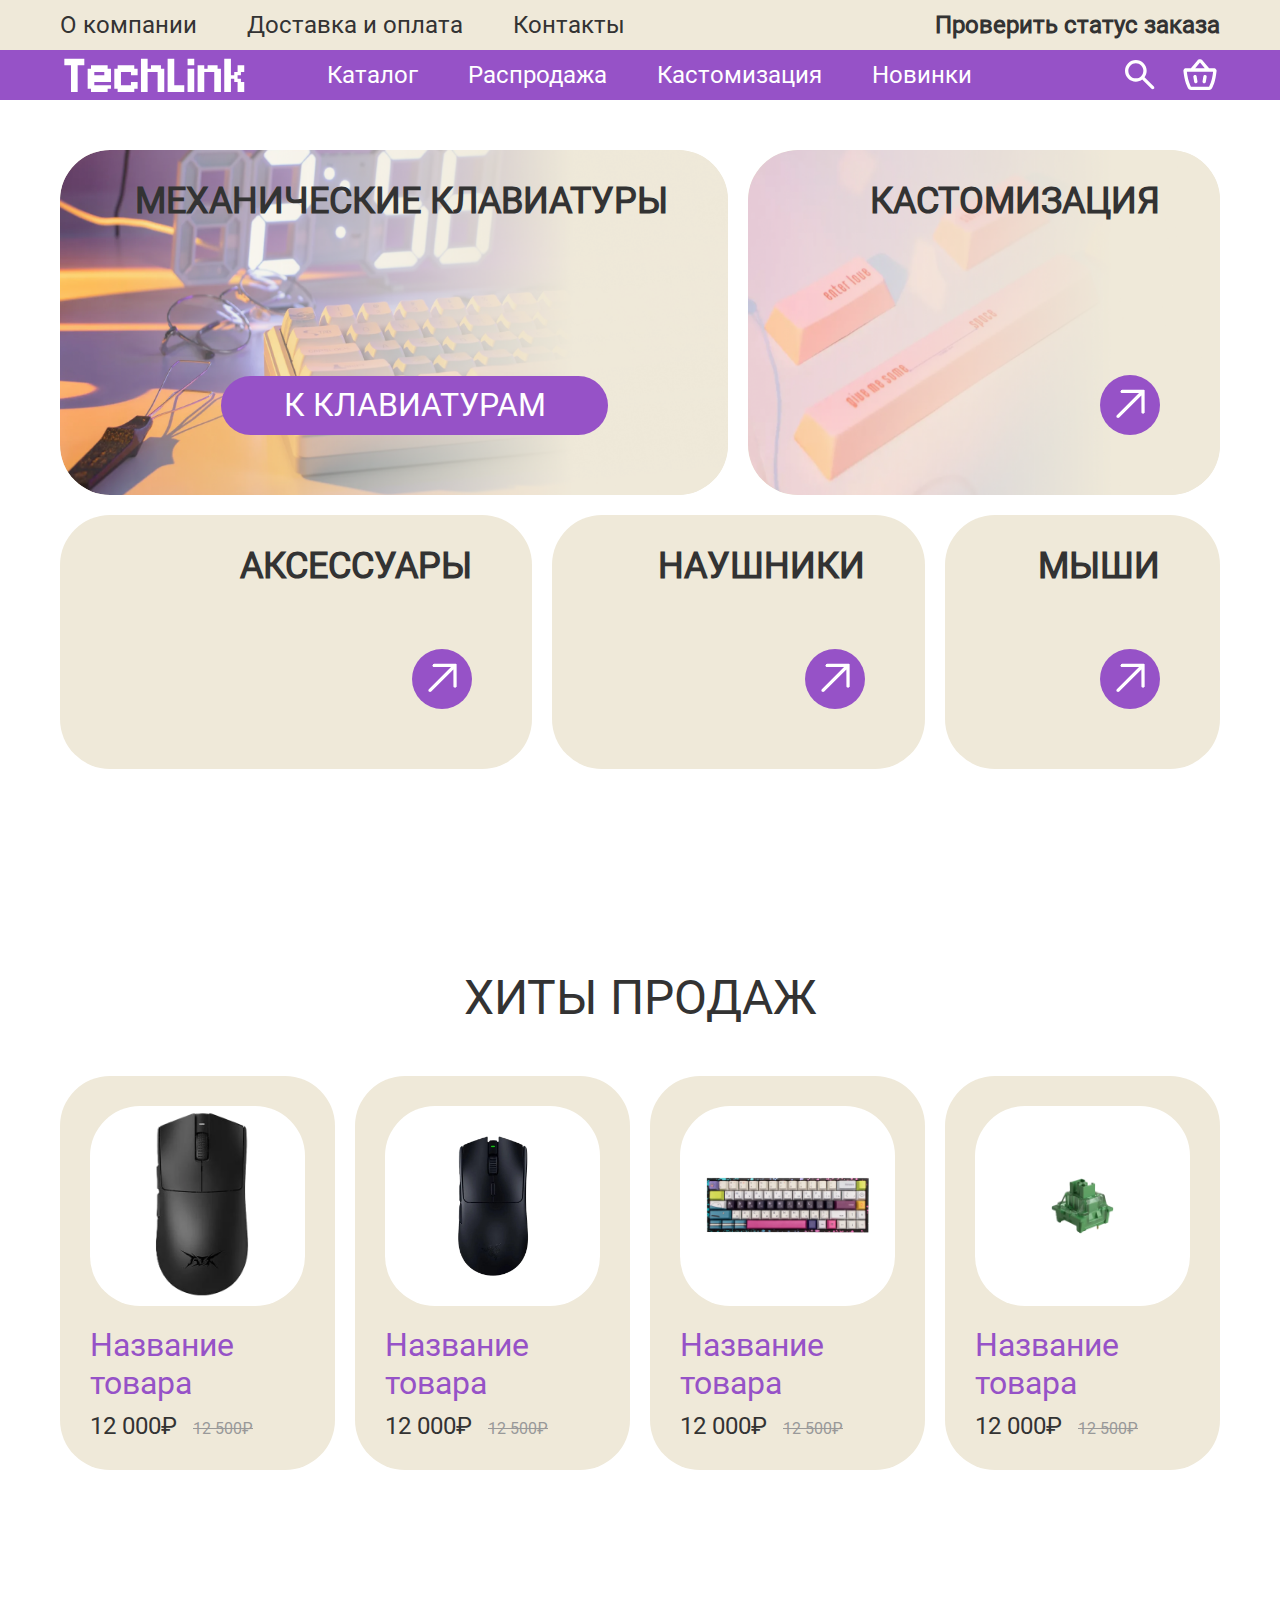
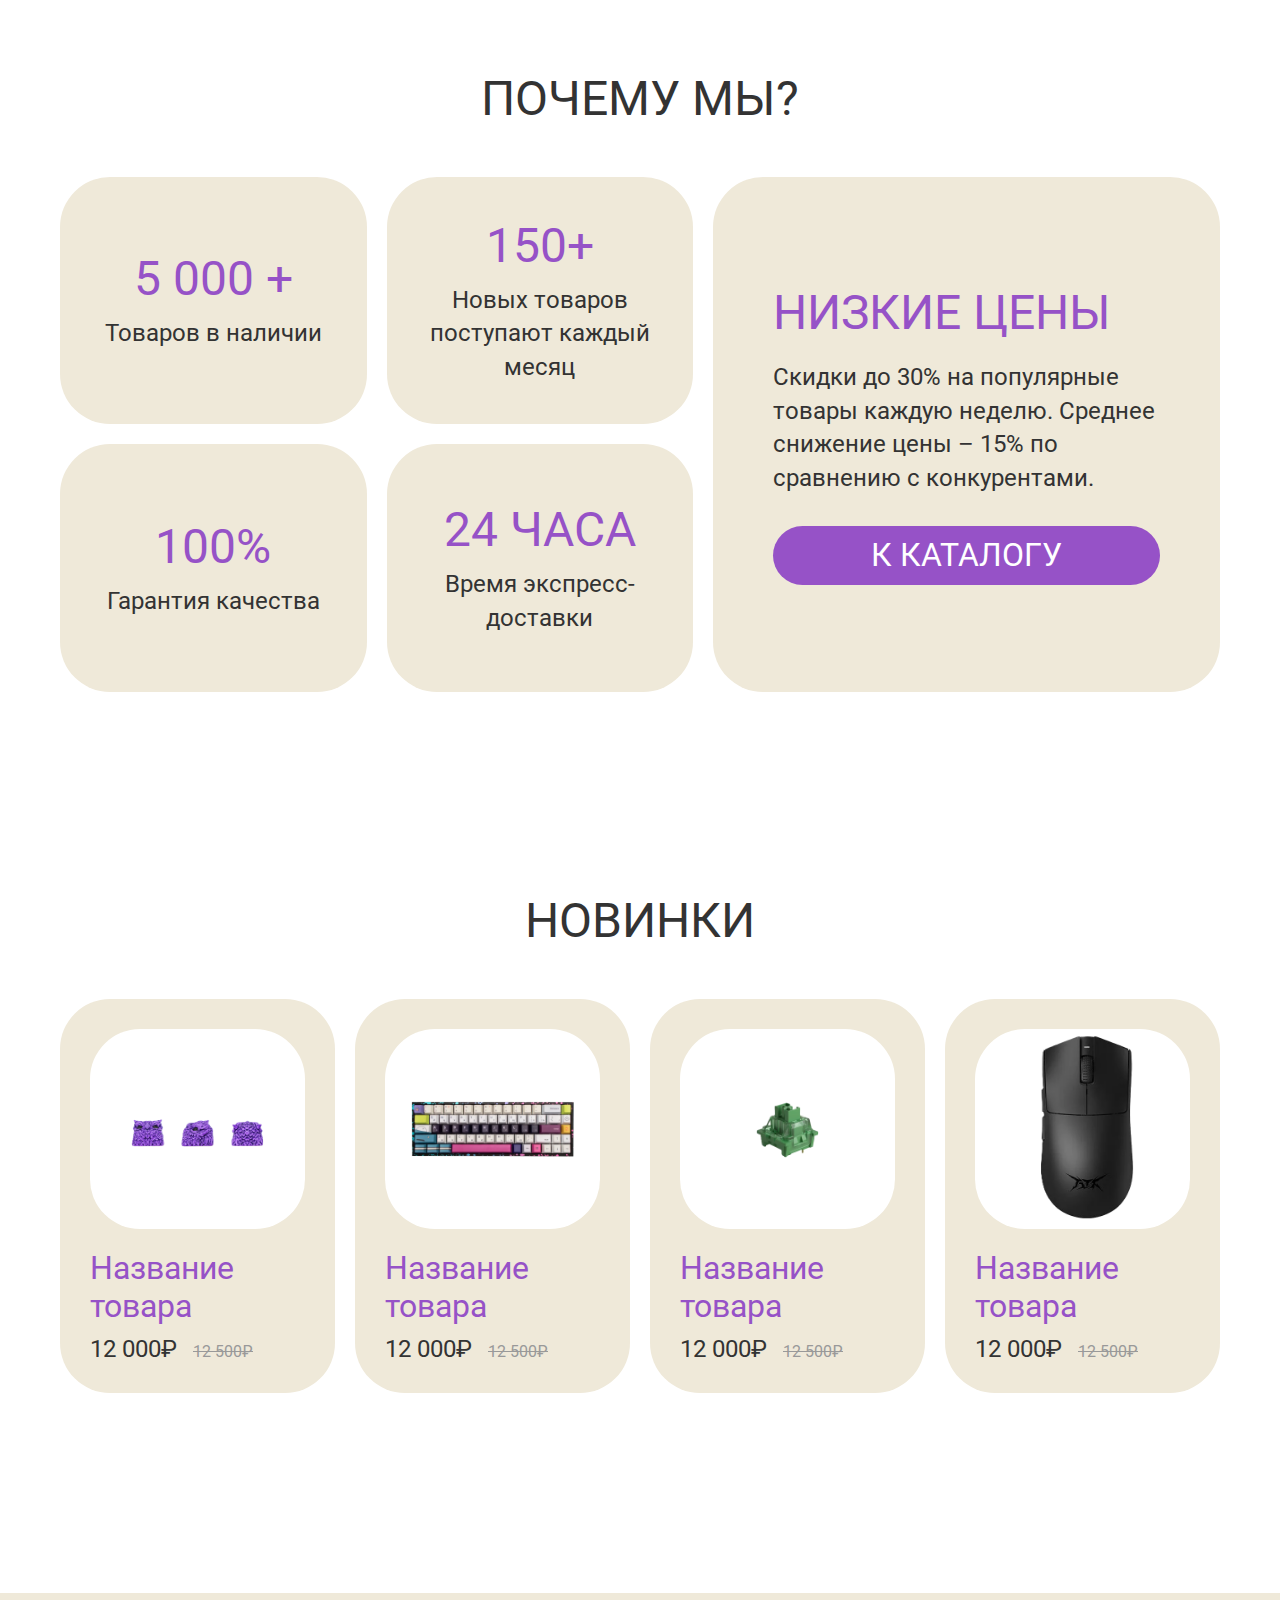
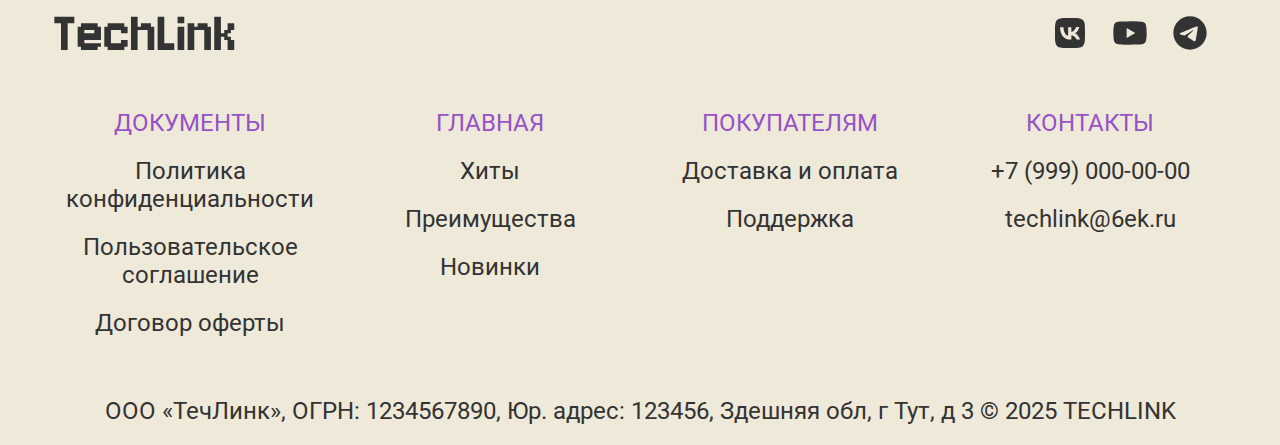
<file: index.html>
<!DOCTYPE html>
<html lang="ru">
<head>
  <meta charset="UTF-8">
  <meta name="viewport" content="width=device-width, initial-scale=1.0, maximum-scale=1.0, minimum-scale=1.0">
  <link rel="stylesheet" href="./src/css/styles.css">
  <link rel="stylesheet" href="./src/css/checkStatus.css">
  <link rel="stylesheet" href="./src/css/searchPanel.css">
  <title>TechLink</title>
</head>
<body>
  <header>
    <div class="firstly-header">
      <nav>
        <ul class="left-side-header">
          <li>
            <a href="./aboutcompany.html">О компании</a>
          </li>
          <li>
            <a href="./delivery.html">Доставка и оплата</a>
          </li>
          <li>
            <a href="./404.html">Контакты</a>
          </li>
        </ul>
      </nav>
      <div class="right-side-header">
        <a href="#" id="check-status-span">Проверить статус заказа</a>
      </div>
    </div>
    <div class="main-header">
      <div class="header-logo">
        <a href="./">
          <img src="./src/icons/WhiteTechLinkLogo.svg" alt="Logo" width="189px" height="34px">
        </a>
      </div>
      <nav>
        <ul class="center-header">
          <li><a href="./catalog.html">Каталог</a></li>
          <li><a href="./sales.html">Распродажа</a></li>
          <li><a href="./custom_items.html">Кастомизация</a></li>
          <li><a href="./new_items.html">Новинки</a></li>
        </ul>
      </nav>
      <nav>
        <ul class="right-side-main-header">
          <li><a href="#" id="search-btn">
              <img src="./src/icons/icon-search.svg" alt="Search" width="40" height="40">
            </a>
          </li>
          <li><a href="./cart_items.html">
              <img src="./src/icons/icon-bag.svg" alt="Cart" width="40" height="40">
            </a>
          </li>
          <li class="burger-btn" id="burger-btn"><img src="./src/icons/burger.svg" alt="burger" width="40" height="40"></li>
        </ul>
      </nav>
    </div>
    <div class="mobile-menu" id="mobile-menu">
      <button class="close-btn" id="close-btn">&times;</button>
      <ul>
        <li><a href="./catalog.html">Каталог</a></li>
        <li><a href="./sales.html">Распродажа</a></li>
        <li><a href="./custom_items.html">Кастомизация</a></li>
        <li><a href="./new_items.html">Новинки</a></li>
        <li><hr></li>
        <li><a href="./aboutcompany.html">О компании</a></li>
        <li><a href="./delivery.html">Доставка и оплата</a></li>
        <li><a href="./404.html">Контакты</a></li>
        <li><a href="#" id="check-status-span-mobile">Проверить статус заказа</a></li>
      </ul>
    </div>
  </header>
  <script src="./src/js/burgerMenu.js"></script>

  <div id="overlay"></div>
  <div id="order-status-panel">
    <div class="panel-content">
      <div class="header-panel">
        <h3>Проверить статус заказа</h3>
        <a class="close-btn" id="close-check-status-btn">
          <img src="./src/icons/close.svg">
        </a>
      </div>
      <p>Введите номер заказа</p>
      <input type="text" placeholder="364H7DT374">
      <p>Введите номер телефона</p>
      <input type="tel" placeholder="+7(999)000-00-00">
      <a href="#" class="button-text-outline">Узнать статус заказа</a>
    </div>
  </div>
  <script src="./src/js/checkStatus.js"></script>

  <div id="search-panel">
    <div class="search-content">
      <div class="search-input">
        <input type="text" placeholder="Поиск"/>
        <a href="#" class="search-icon">
          <img src="./src/icons/search.svg" width="29px" height="29px">
        </a>
      </div>
      <div class="search-suggestions">
        <span>Часто ищут:</span>
        <a href="./item.html">
          <img src="./src/icons/search.svg" width="21px" height="21px"> Akko Monsgeek</a>
        <a href="./item.html">
          <img src="./src/icons/search.svg" width="21px" height="21px"> Мышь AG One 8K White</a>
      </div>
    </div>
  </div>
  <script src="./src/js/search.js"></script>

  <main>
    <!-- categories -->
    <section class="categories">
      <div class="category category1">
        <img src="./src/img/keyboard.png" alt="Механические клавиатуры">
        <h2>Механические клавиатуры</h2>
        <a href="./catalog.html" class="button-text">К клавиатурам</a>
      </div>
      <div class="category category2">
        <img src="./src/img/customization.png" alt="Кастомизация">
        <h2>Кастомизация</h2>
        <a href="./custom_items.html" class="button-icon">
          <img src="./src/icons/icon-arrow.svg" alt="" width="60px" height="60px">
        </a>
      </div>
      <div class="category category3">
        <h2>Аксессуары</h2>
        <a href="./catalog.html" class="button-icon">
          <img src="./src/icons/icon-arrow.svg" alt="" width="60px" height="60px">
        </a>
      </div>
      <div class="category category4">
        <h2>Наушники</h2>
        <a href="./catalog.html" class="button-icon">
          <img src="./src/icons/icon-arrow.svg" alt="" width="60px" height="60px">
        </a>
      </div>
      <div class="category category5">
        <h2>Мыши</h2>
        <a href="./catalog.html" class="button-icon">
          <img src="./src/icons/icon-arrow.svg" alt="" width="60px" height="60px">
        </a>
      </div>
    </section>
    <!-- categories -->

    <!-- hits -->
    <section class="hits">
      <h2>Хиты продаж</h2>
      <div class="items">
        <a class="item" href="./item.html">
          <img src="./src/img/item1.png" alt="Мышь" width="327" height="200">
          <h3>Название товара</h3>
          <p>12 000₽ <span class="discount">12 500₽</span></p>
        </a>
        <a class="item" href="./item.html">
          <img src="./src/img/item.png" alt="Мышь" width="327" height="200">
          <h3>Название товара</h3>
          <p>12 000₽ <span class="discount">12 500₽</span></p>
        </a>
        <a class="item" href="./item.html">
          <img src="./src/img/item-keycaps.png" alt="Мышь" width="327" height="200">
          <h3>Название товара</h3>
          <p>12 000₽ <span class="discount">12 500₽</span></p>
        </a>
        <a class="item" href="./item.html">
          <img src="./src/img/item-switch.png" alt="Мышь" width="327" height="200">
          <h3>Название товара</h3>
          <p>12 000₽ <span class="discount">12 500₽</span></p>
        </a>
      </div>
    </section>

     <!-- why we -->
     <section class="why-we">
      <h2>Почему мы?</h2>
      <div class="why-we-items">
        <article class="why-we-item wwi1">
          <h3>5 000 +</h3>
          <p>Товаров в наличии</p>
        </article>
        <article class="why-we-item wwi2">
          <h3>150+</h3>
          <p>Новых товаров поступают каждый месяц</p>
        </article>
        <article class="why-we-item wwi3">
          <h3>100%</h3>
          <p>Гарантия качества</p>
        </article>
        <article class="why-we-item wwi4">
          <h3>24 часа</h3>
          <p>Время экспресс-доставки</p>
        </article>
        <article class="why-we-item wwi5">
          <h3>Низкие цены</h3>
          <p>Скидки до 30% на популярные товары каждую неделю. Среднее снижение цены – 15% по сравнению с конкурентами.</p>
          <a href="#" class="button-text">К каталогу</a>
        </article>
      </div>
    </section>

    <!-- newest -->
    <section class="newest">
      <h2>Новинки</h2>
      <div class="items">
        <a class="item" href="./item.html">
          <img src="./src/img/item-artisan.png" alt="Мышь" width="327" height="200">
          <h3>Название товара</h3>
          <p>12 000₽ <span class="discount">12 500₽</span></p>
        </a>
        <a class="item" href="./item.html">
          <img src="./src/img/item-keycaps.png" alt="Мышь" width="327" height="200">
          <h3>Название товара</h3>
          <p>12 000₽ <span class="discount">12 500₽</span></p>
        </a>
        <a class="item" href="./item.html">
          <img src="./src/img/item-switch.png" alt="Мышь" width="327" height="200">
          <h3>Название товара</h3>
          <p>12 000₽ <span class="discount">12 500₽</span></p>
        </a>
        <a class="item" href="./item.html">
          <img src="./src/img/item1.png" alt="Мышь" width="327" height="200">
          <h3>Название товара</h3>
          <p>12 000₽ <span class="discount">12 500₽</span></p>
        </a>
      </div>
    </section>
  </main>
  
  <footer>
    <!-- first part footer -->
    <div class="footer-first-part">
      <div class="logo-footer">
        <img src="./src/icons/GrayTechLinkLogo.svg" alt="Logo" width="189px" height="34px">
      </div>
      <nav>
        <ul class="footer-socials">
          <li><a href="https://vk.com/techlink" target="_blank">
              <img src="./src/icons/vk.svg" width="40px" height="40px">
            </a>
          </li>
          <li><a href="https://youtube.com/techlink" target="_blank">
              <img src="./src/icons/yt.svg" width="40px" height="40px">
            </a>
          </li>
          <li><a href="https://t.me/techlink" target="_blank">
              <img src="./src/icons/tg.svg" width="40px" height="40px">
            </a>
          </li>
        </ul>
      </nav>
    </div>
    <!-- main part footer -->
    <div class="footer-main-part">
      <article class="footer-column">
        <h3>Документы</h3>
      <ul>
        <li><a href="./404.html">Политика конфиденциальности</a></li>
        <li><a href="./404.html">Пользовательское соглашение</a></li>
        <li><a href="./404.html">Договор оферты</a></li>
      </ul>
    </article>
    <article class="footer-column">
      <h3>Главная</h3>
      <ul>
        <li><a href="./sales.html">Хиты</a></li>
        <li><a href="./404.html">Преимущества</a></li>
        <li><a href="./new_items.html">Новинки</a></li>
      </ul>
    </article>
    <article class="footer-column">
      <h3>Покупателям</h3>
      <ul>
        <li><a href="./delivery.html">Доставка и оплата</a></li>
        <li><a href="./404.html">Поддержка</a></li>
      </ul>
    </article>
    <article class="footer-column">
      <h3>Контакты</h3>
        <ul>
          <li><a href="tel:+79990000000">+7 (999) 000-00-00</a></li>
          <li><a href="mailto:techlink@6ek.ru">techlink@6ek.ru</a></li>
        </ul>
      </article>
    </div>
    <p class="footer-information">ООО «ТечЛинк», ОГРН: 1234567890, Юр. адрес: 123456, Здешняя обл, г Тут, д 3 © 2025 TECHLINK</p>
  </footer>
</body>
</html>
</file>
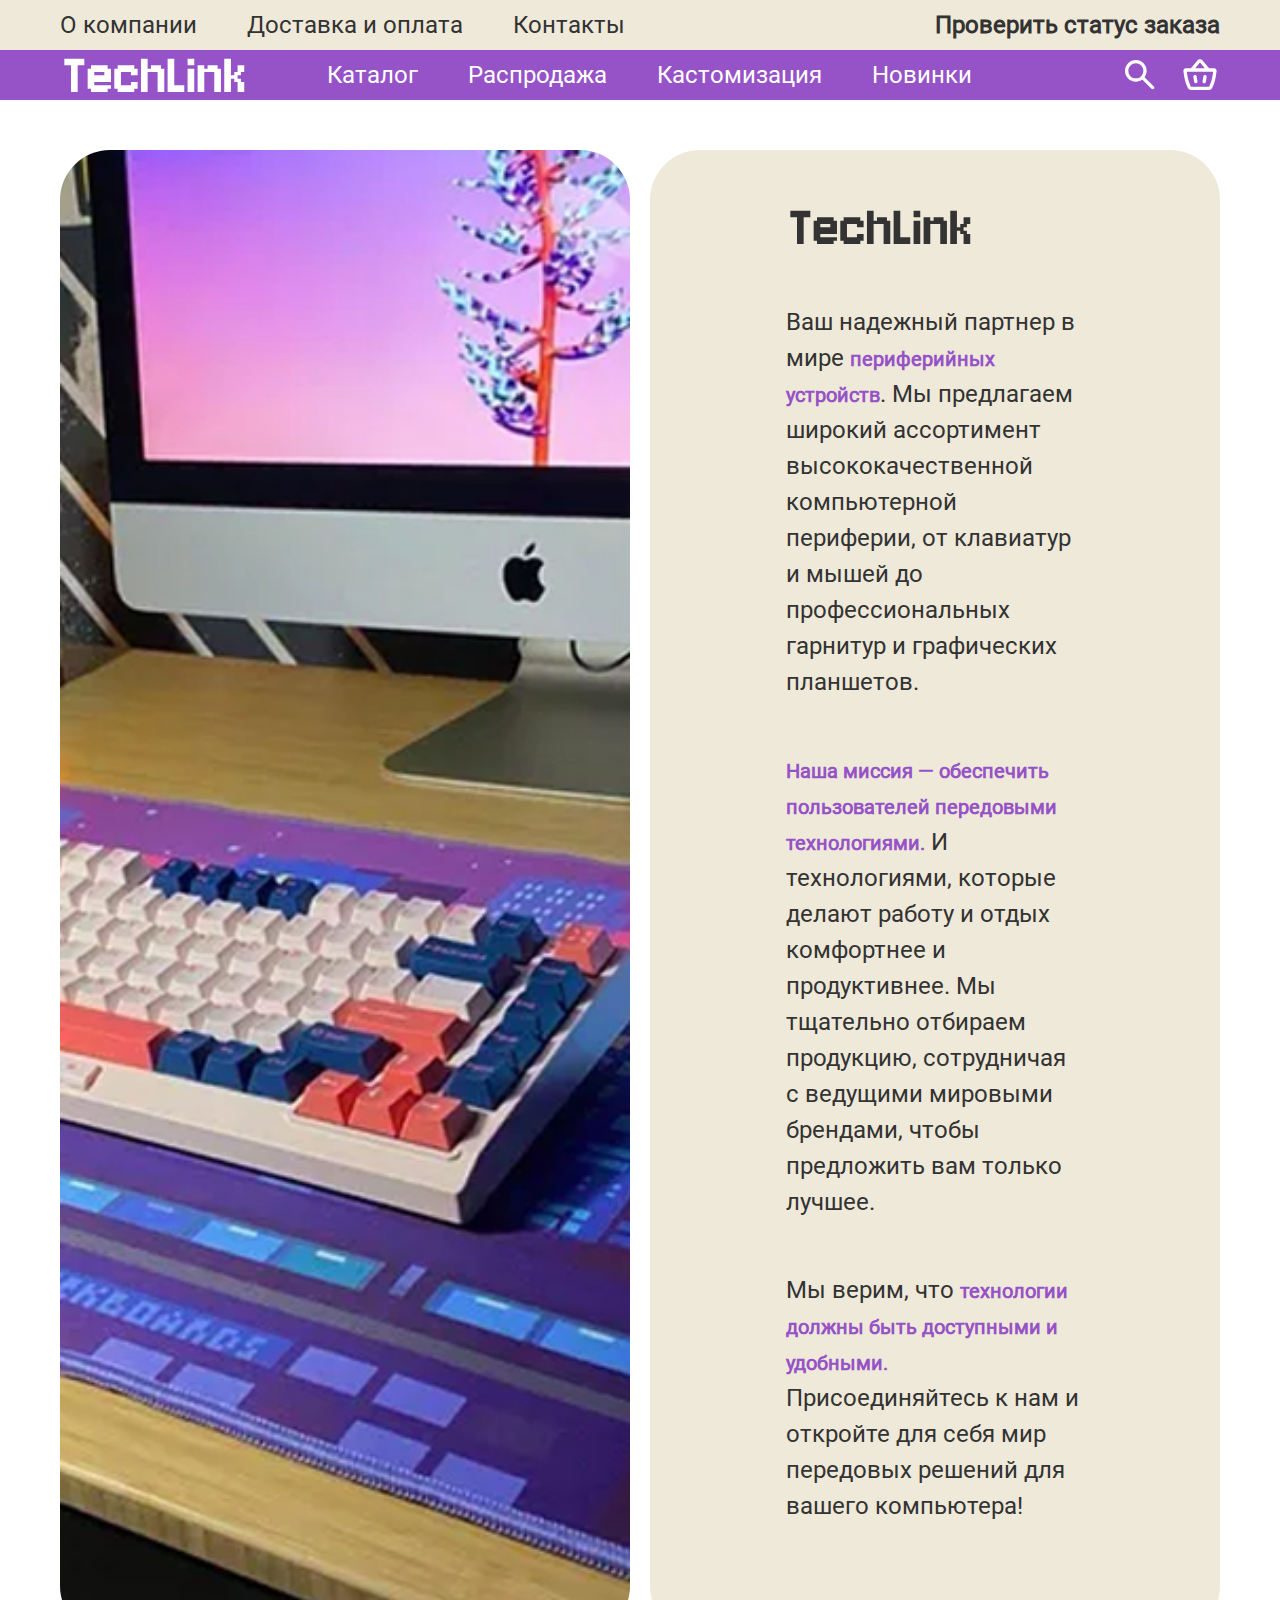
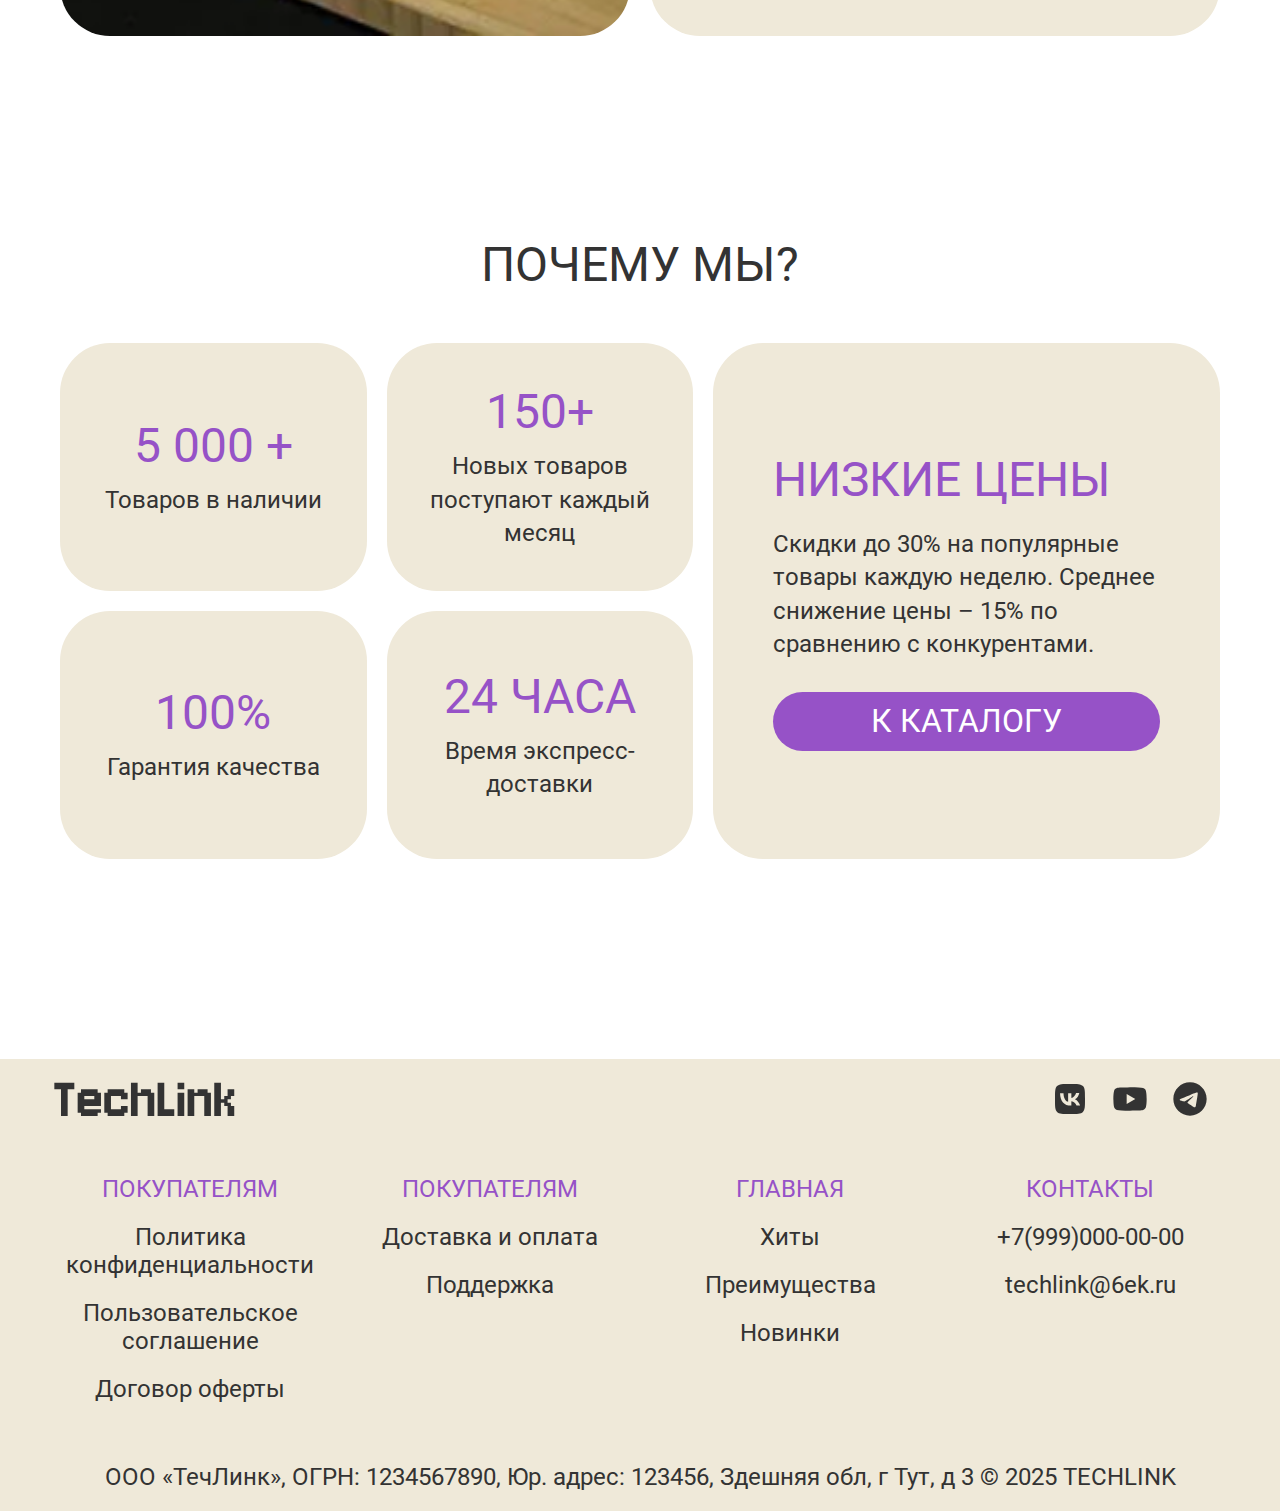
<file: aboutcompany.html>
<!DOCTYPE html>
<html lang="en">
<head>
  <meta charset="UTF-8">
  <meta name="viewport" content="width=device-width, initial-scale=1.0">
  <link rel="stylesheet" href="./src/css/styles.css">
  <link rel="stylesheet" href="./src/css/checkStatus.css">
  <link rel="stylesheet" href="./src/css/searchPanel.css">

  <title>TechLink | О компании</title>
</head>
<body>
  <header>
    <div class="firstly-header">
      <nav>
        <ul class="left-side-header">
          <li>
            <a href="./aboutcompany.html">О компании</a>
          </li>
          <li>
            <a href="./delivery.html">Доставка и оплата</a>
          </li>
          <li>
            <a href="./404.html">Контакты</a>
          </li>
        </ul>
      </nav>
      <div class="right-side-header">
        <a href="#" id="check-status-span">Проверить статус заказа</a>
      </div>
    </div>
    <div class="main-header">
      <div class="header-logo">
        <a href="./">
          <img src="./src/icons/WhiteTechLinkLogo.svg" alt="Logo" width="189px" height="34px">
        </a>
      </div>
      <nav>
        <ul class="center-header">
          <li><a href="./catalog.html">Каталог</a></li>
          <li><a href="./sales.html">Распродажа</a></li>
          <li><a href="./custom_items.html">Кастомизация</a></li>
          <li><a href="./new_items.html">Новинки</a></li>
        </ul>
      </nav>
      <nav>
        <ul class="right-side-main-header">
          <li><a href="#" id="search-btn">
              <img src="./src/icons/icon-search.svg" alt="Search" width="40" height="40">
            </a>
          </li>
          <li><a href="./cart_items.html">
              <img src="./src/icons/icon-bag.svg" alt="Cart" width="40" height="40">
            </a>
          </li>
          <li class="burger-btn" id="burger-btn"><img src="./src/icons/burger.svg" alt="burger" width="40" height="40"></li>
        </ul>
      </nav>
    </div>
    <div class="mobile-menu" id="mobile-menu">
      <button class="close-btn" id="close-btn">&times;</button>
      <ul>
        <li><a href="./catalog.html">Каталог</a></li>
        <li><a href="./sales.html">Распродажа</a></li>
        <li><a href="./custom_items.html">Кастомизация</a></li>
        <li><a href="./new_items.html">Новинки</a></li>
        <li><hr></li>
        <li><a href="./aboutcompany.html">О компании</a></li>
        <li><a href="./delivery.html">Доставка и оплата</a></li>
        <li><a href="./404.html">Контакты</a></li>
        <li><a href="#" id="check-status-span-mobile">Проверить статус заказа</a></li>
      </ul>
    </div>
  </header>
  <script src="./src/js/burgerMenu.js"></script>

  <div id="overlay"></div>
  <div id="order-status-panel">
    <div class="panel-content">
      <div class="header-panel">
        <h3>Проверить статус заказа</h3>
        <a class="close-btn" id="close-check-status-btn">
          <img src="./src/icons/close.svg">
        </a>
      </div>
      <p>Введите номер заказа</p>
      <input type="text" placeholder="364H7DT374">
      <p>Введите номер телефона</p>
      <input type="tel" placeholder="+7(999)000-00-00">
      <a href="#" class="button-text-outline">Узнать статус заказа</a>
    </div>
  </div>
  <script src="./src/js/checkStatus.js"></script>

  <div id="search-panel">
    <div class="search-content">
      <div class="search-input">
        <input type="text" placeholder="Поиск"/>
        <a href="#" class="search-icon">
          <img src="./src/icons/search.svg" width="29px" height="29px">
        </a>
      </div>
      <div class="search-suggestions">
        <span>Часто ищут:</span>
        <a href="./item.html">
          <img src="./src/icons/search.svg" width="21px" height="21px"> Akko Monsgeek</a>
        <a href="./item.html">
          <img src="./src/icons/search.svg" width="21px" height="21px"> Мышь AG One 8K White</a>
      </div>
    </div>
  </div>
  <script src="./src/js/search.js"></script>

    <main>
      <section class="about-company">
        <div class="about-company-img">
          <img src="./src/img/goodPicture.png" alt="Рабочая станция с периферией TechLink" width="600" height="600">
        </div>
        <div class="about-company-text">
          <div class="logo-wrapper">
            <img src="./src/icons/GrayTechLinkLogo.svg" alt="TechLink Logo" width="189" height="34">
          </div>
          <p>Ваш надежный партнер в мире <span class="purple-text">периферийных устройств</span>. Мы предлагаем широкий ассортимент высококачественной компьютерной периферии, от клавиатур и мышей до профессиональных гарнитур и графических планшетов.</p>
          <p><span class="purple-text">Наша миссия — обеспечить пользователей передовыми технологиями.</span> И технологиями, которые делают работу и отдых комфортнее и продуктивнее. Мы тщательно отбираем продукцию, сотрудничая с ведущими мировыми брендами, чтобы предложить вам только лучшее.</p>
          <p>Мы верим, что <span class="purple-text">технологии должны быть доступными и удобными.</span> Присоединяйтесь к нам и откройте для себя мир передовых решений для вашего компьютера!</p>
        </div>
      </section>
        <section class="why-we">
          <h2>Почему мы?</h2>
          <div class="why-we-items">
            <article class="why-we-item wwi1">
              <h3>5 000 +</h3>
              <p>Товаров в наличии</p>
            </article>
            <article class="why-we-item wwi2">
              <h3>150+</h3>
              <p>Новых товаров поступают каждый месяц</p>
            </article>
            <article class="why-we-item wwi3">
              <h3>100%</h3>
              <p>Гарантия качества</p>
            </article>
            <article class="why-we-item wwi4">
              <h3>24 часа</h3>
              <p>Время экспресс-доставки</p>
            </article>
            <article class="why-we-item wwi5">
              <h3>Низкие цены</h3>
              <p>Скидки до 30% на популярные товары каждую неделю. Среднее снижение цены – 15% по сравнению с конкурентами.</p>
              <a href="#" class="button-text">К каталогу</a>
            </article>
          </div>
        </section>
    </main>
    <footer>
      <!-- first part footer -->
      <div class="footer-first-part">
        <div class="logo-footer">
          <img src="./src/icons/GrayTechLinkLogo.svg" alt="Logo" width="189px" height="34px">
        </div>
        <nav>
          <ul class="footer-socials">
            <li><a href="https://vk.com/techlink" target="_blank">
                <img src="./src/icons/vk.svg" width="40px" height="40px">
              </a>
            </li>
            <li><a href="https://youtube.com/techlink" target="_blank">
                <img src="./src/icons/yt.svg" width="40px" height="40px">
              </a>
            </li>
            <li><a href="https://t.me/techlink" target="_blank">
                <img src="./src/icons/tg.svg" width="40px" height="40px">
              </a>
            </li>
          </ul>
        </nav>
      </div>
      <!-- main part footer -->
      <div class="footer-main-part">
        <article class="footer-column">
          <h3>Покупателям</h3>
        <ul>
          <li><a href="#">Политика конфиденциальности</a></li>
          <li><a href="#">Пользовательское соглашение</a></li>
          <li><a href="#">Договор оферты</a></li>
        </ul>
      </article>
      <article class="footer-column">
        <h3>Покупателям</h3>
        <ul>
          <li><a href="./delivery.html">Доставка и оплата</a></li>
          <li><a href="#">Поддержка</a></li>
        </ul>
      </article>
      <article class="footer-column">
        <h3>Главная</h3>
        <ul>
          <li><a href="./sales.html">Хиты</a></li>
          <li><a href="#">Преимущества</a></li>
          <li><a href="./new_items.html">Новинки</a></li>
        </ul>
      </article>
      <article class="footer-column">
        <h3>Контакты</h3>
          <ul>
            <li><a href="tel:+79990000000">+7(999)000-00-00</a></li>
            <li><a href="mailto:techlink@6ek.ru">techlink@6ek.ru</a></li>
          </ul>
        </article>
      </div>
      <p class="footer-information">ООО «ТечЛинк», ОГРН: 1234567890, Юр. адрес: 123456, Здешняя обл, г Тут, д 3 © 2025 TECHLINK</p>
    </footer>
</body>
</html>
</file>
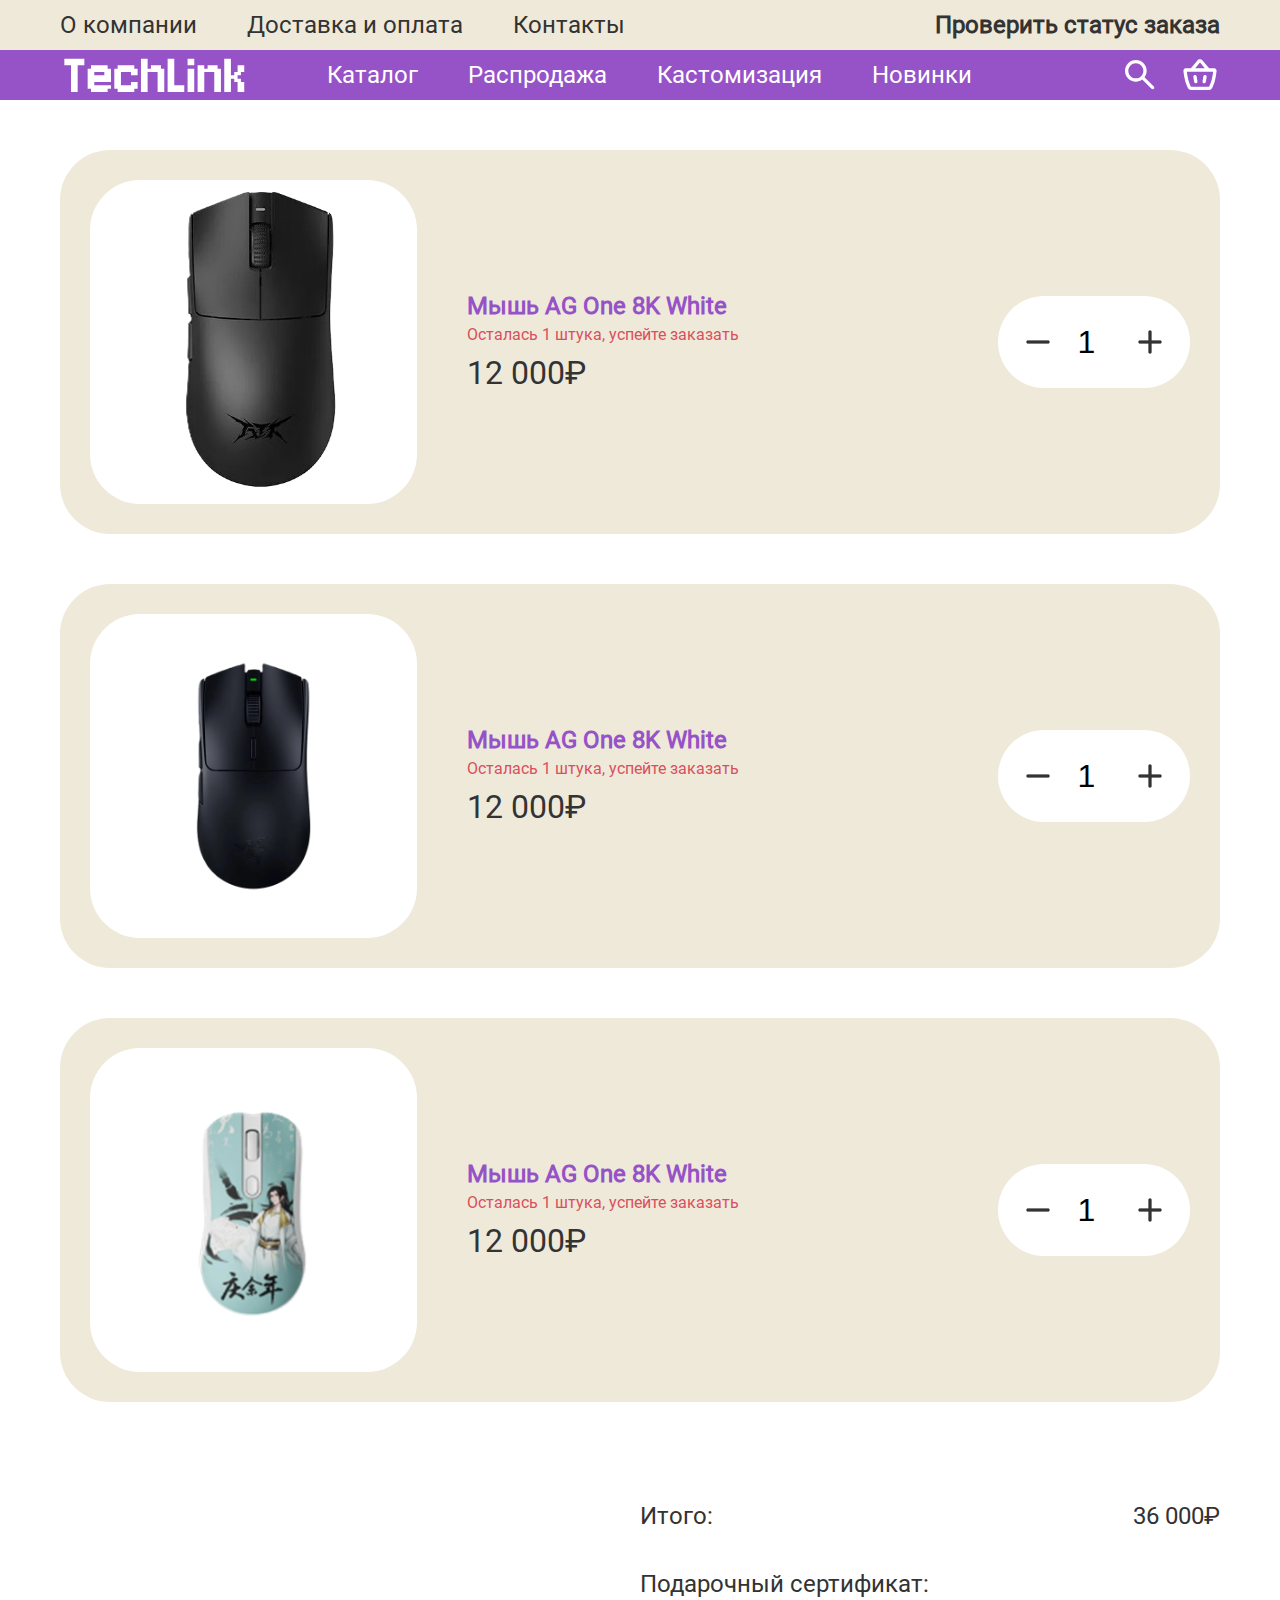
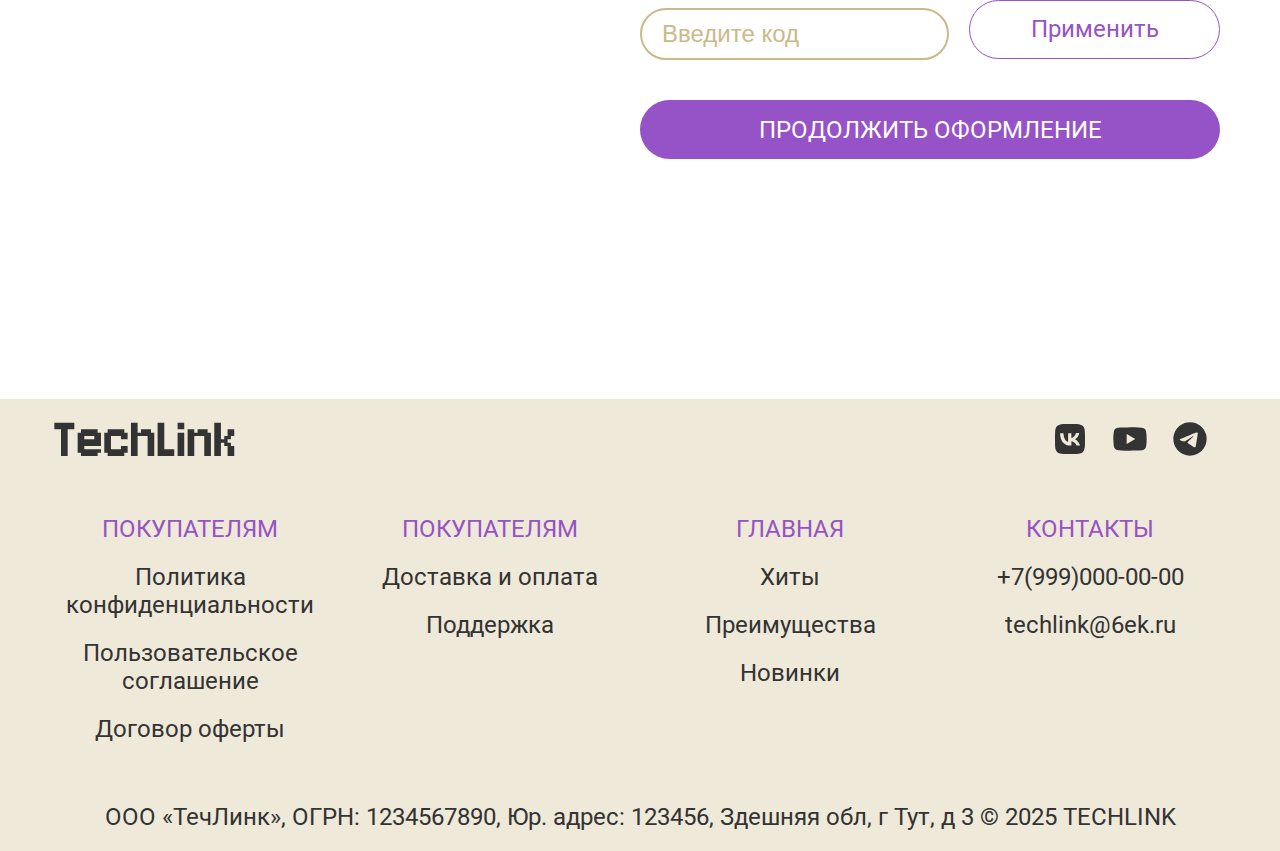
<file: cart_items.html>
<!DOCTYPE html>
<html lang="en">
<head>
  <meta charset="UTF-8">
  <meta name="viewport" content="width=device-width, initial-scale=1.0">
  <link rel="stylesheet" href="./src/css/styles.css">
  <link rel="stylesheet" href="./src/css/cart.css">
  <link rel="stylesheet" href="./src/css/checkStatus.css">
  <link rel="stylesheet" href="./src/css/searchPanel.css">

  <title>TechLink | Корзина</title>
</head>
<body>
  <header>
    <div class="firstly-header">
      <nav>
        <ul class="left-side-header">
          <li>
            <a href="./aboutcompany.html">О компании</a>
          </li>
          <li>
            <a href="./delivery.html">Доставка и оплата</a>
          </li>
          <li>
            <a href="./404.html">Контакты</a>
          </li>
        </ul>
      </nav>
      <div class="right-side-header">
        <a href="#" id="check-status-span">Проверить статус заказа</a>
      </div>
    </div>
    <div class="main-header">
      <div class="header-logo">
        <a href="./">
          <img src="./src/icons/WhiteTechLinkLogo.svg" alt="Logo" width="189px" height="34px">
        </a>
      </div>
      <nav>
        <ul class="center-header">
          <li><a href="./catalog.html">Каталог</a></li>
          <li><a href="./sales.html">Распродажа</a></li>
          <li><a href="./custom_items.html">Кастомизация</a></li>
          <li><a href="./new_items.html">Новинки</a></li>
        </ul>
      </nav>
      <nav>
        <ul class="right-side-main-header">
          <li><a href="#" id="search-btn">
              <img src="./src/icons/icon-search.svg" alt="Search" width="40" height="40">
            </a>
          </li>
          <li><a href="./cart_items.html">
              <img src="./src/icons/icon-bag.svg" alt="Cart" width="40" height="40">
            </a>
          </li>
          <li class="burger-btn" id="burger-btn"><img src="./src/icons/burger.svg" alt="burger" width="40" height="40"></li>
        </ul>
      </nav>
    </div>
    <div class="mobile-menu" id="mobile-menu">
      <button class="close-btn" id="close-btn">&times;</button>
      <ul>
        <li><a href="./catalog.html">Каталог</a></li>
        <li><a href="./sales.html">Распродажа</a></li>
        <li><a href="./custom_items.html">Кастомизация</a></li>
        <li><a href="./new_items.html">Новинки</a></li>
        <li><hr></li>
        <li><a href="./aboutcompany.html">О компании</a></li>
        <li><a href="./delivery.html">Доставка и оплата</a></li>
        <li><a href="./404.html">Контакты</a></li>
        <li><a href="#" id="check-status-span-mobile">Проверить статус заказа</a></li>
      </ul>
    </div>
  </header>
  <script src="./src/js/burgerMenu.js"></script>

  <div id="overlay"></div>
  <div id="order-status-panel">
    <div class="panel-content">
      <div class="header-panel">
        <h3>Проверить статус заказа</h3>
        <a class="close-btn" id="close-check-status-btn">
          <img src="./src/icons/close.svg">
        </a>
      </div>
      <p>Введите номер заказа</p>
      <input type="text" placeholder="364H7DT374">
      <p>Введите номер телефона</p>
      <input type="tel" placeholder="+7(999)000-00-00">
      <a href="#" class="button-text-outline">Узнать статус заказа</a>
    </div>
  </div>
  <script src="./src/js/checkStatus.js"></script>

  <div id="search-panel">
    <div class="search-content">
      <div class="search-input">
        <input type="text" placeholder="Поиск"/>
        <a href="#" class="search-icon">
          <img src="./src/icons/search.svg" width="29px" height="29px">
        </a>
      </div>
      <div class="search-suggestions">
        <span>Часто ищут:</span>
        <a href="./item.html">
          <img src="./src/icons/search.svg" width="21px" height="21px"> Akko Monsgeek</a>
        <a href="./item.html">
          <img src="./src/icons/search.svg" width="21px" height="21px"> Мышь AG One 8K White</a>
      </div>
    </div>
  </div>
  <script src="./src/js/search.js"></script>

  <main class="cart-main">
    <section class="cart">
        <article class="cart-items">
            <img src="./src/img/item1.png" alt="Товар" class="cart-item-image" onclick="location.href='./item.html'">
            <div class="item-details">
                <div class="item-text" onclick="location.href='./item.html'">
                    <span class="purple-text">Мышь AG One 8K White</span>
                    <div class="stock-warning">Осталась 1 штука, успейте заказать</div>
                    <div class="cart-item-price">12 000₽</div>
                </div>
                <div class="qty">
                    <a href="#"><img src="./src/icons/minus.png" alt="Уменьшить"></a>
                    <input min="0" max="100" name="qty" type="number" maxlength="4" value="1">
                    <a href="#"><img src="./src/icons/plus.png" alt="Увеличить"></a>
                </div>
            </div>
        </article>
        <article class="cart-items">
            <img src="./src/img/item.png" alt="Товар" class="cart-item-image" onclick="location.href='./item.html'">
            <div class="item-details">
                <div class="item-text" onclick="location.href='./item.html'">
                    <span class="purple-text">Мышь AG One 8K White</span>
                    <div class="stock-warning">Осталась 1 штука, успейте заказать</div>
                    <div class="cart-item-price">12 000₽</div>
                </div>
                <div class="qty">
                    <a href="#"><img src="./src/icons/minus.png" alt="Уменьшить"></a>
                    <input name="qty" type="number" maxlength="4" value="1">
                    <a href="#"><img src="./src/icons/plus.png" alt="Увеличить"></a>
                </div>
            </div>
        </article>
        <article class="cart-items">
            <img src="./src/img/item2.png" alt="Товар" class="cart-item-image" onclick="location.href='./item.html'">
            <div class="item-details">
                <div class="item-text" onclick="location.href='./item.html'">
                    <span class="purple-text">Мышь AG One 8K White</span>
                    <div class="stock-warning">Осталась 1 штука, успейте заказать</div>
                    <div class="cart-item-price">12 000₽</div>
                </div>
                <div class="qty">
                    <a href="#"><img src="./src/icons/minus.png" alt="Уменьшить"></a>
                    <input name="qty" type="number" maxlength="4" value="1">
                    <a href="#"><img src="./src/icons/plus.png" alt="Увеличить"></a>
                </div>
            </div>
        </article>
        <article class="cart-total">
            <div class="total">
                <span>Итого:</span>
                <span class="total-right">36 000₽</span>
            </div>
            <span>Подарочный сертификат:</span><br>
            <div class="gift-sert">
                <input type="text" placeholder="Введите код">
                <a href="#" class="button-text-outline">Применить</a>
            </div>
            <a href="#" class="button-text">Продолжить оформление</a>
        </article>
    </section>
</main>
    <script src="./src/js/qty.js"></script>

    <footer>
      <!-- first part footer -->
      <div class="footer-first-part">
        <div class="logo-footer">
          <img src="./src/icons/GrayTechLinkLogo.svg" alt="Logo" width="189px" height="34px">
        </div>
        <nav>
          <ul class="footer-socials">
            <li><a href="https://vk.com/techlink" target="_blank">
                <img src="./src/icons/vk.svg" width="40px" height="40px">
              </a>
            </li>
            <li><a href="https://youtube.com/techlink" target="_blank">
                <img src="./src/icons/yt.svg" width="40px" height="40px">
              </a>
            </li>
            <li><a href="https://t.me/techlink" target="_blank">
                <img src="./src/icons/tg.svg" width="40px" height="40px">
              </a>
            </li>
          </ul>
        </nav>
      </div>
      <!-- main part footer -->
      <div class="footer-main-part">
        <article class="footer-column">
          <h3>Покупателям</h3>
        <ul>
          <li><a href="#">Политика конфиденциальности</a></li>
          <li><a href="#">Пользовательское соглашение</a></li>
          <li><a href="#">Договор оферты</a></li>
        </ul>
      </article>
      <article class="footer-column">
        <h3>Покупателям</h3>
        <ul>
          <li><a href="./delivery.html">Доставка и оплата</a></li>
          <li><a href="#">Поддержка</a></li>
        </ul>
      </article>
      <article class="footer-column">
        <h3>Главная</h3>
        <ul>
          <li><a href="./sales.html">Хиты</a></li>
          <li><a href="#">Преимущества</a></li>
          <li><a href="./new_items.html">Новинки</a></li>
        </ul>
      </article>
      <article class="footer-column">
        <h3>Контакты</h3>
          <ul>
            <li><a href="tel:+79990000000">+7(999)000-00-00</a></li>
            <li><a href="mailto:techlink@6ek.ru">techlink@6ek.ru</a></li>
          </ul>
        </article>
      </div>
      <p class="footer-information">ООО «ТечЛинк», ОГРН: 1234567890, Юр. адрес: 123456, Здешняя обл, г Тут, д 3 © 2025 TECHLINK</p>
    </footer>
  </body>
  </html>
</file>
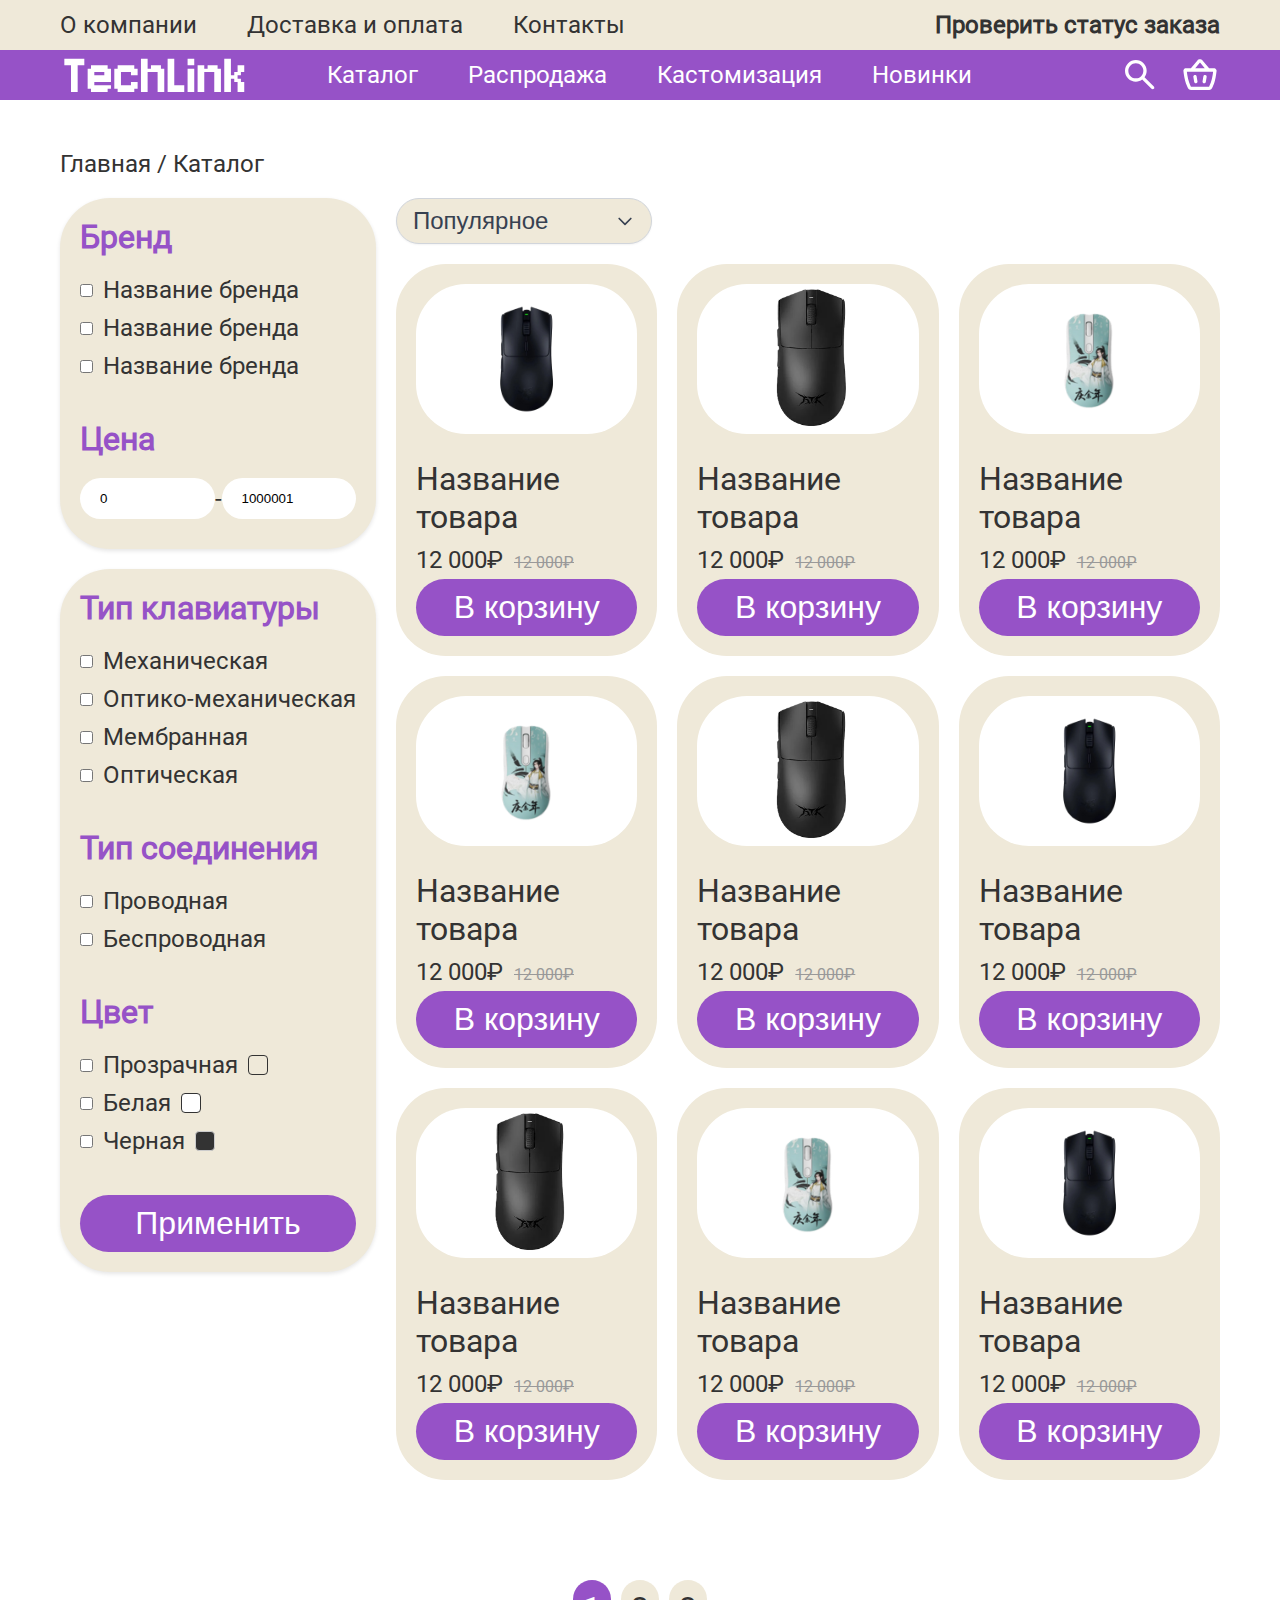
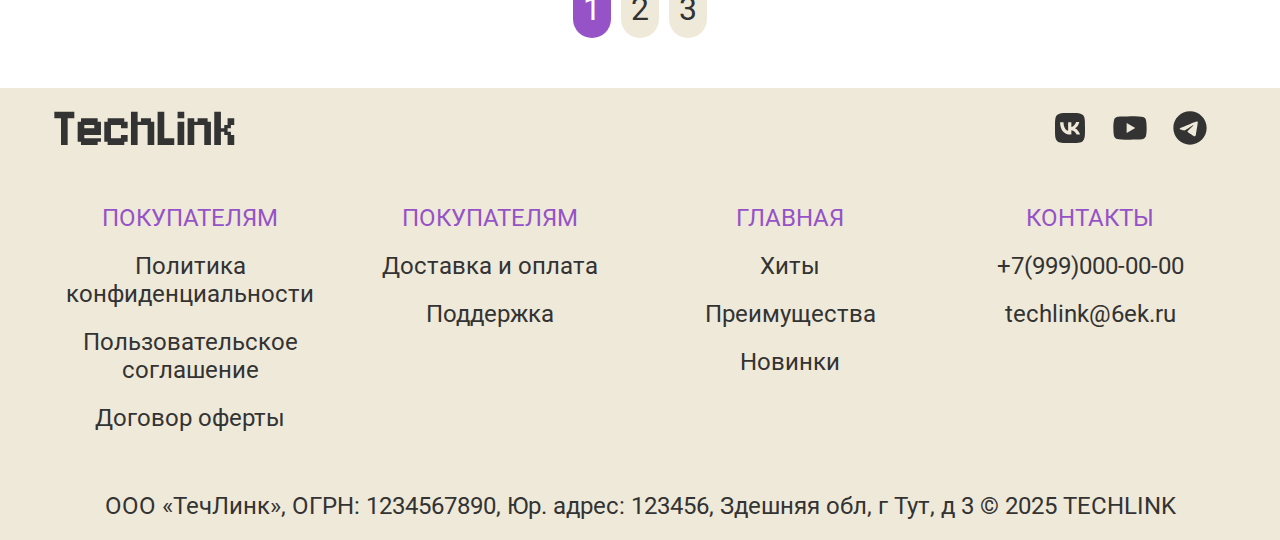
<file: catalog.html>
<!DOCTYPE html>
<html lang="ru">
<head>
  <meta charset="UTF-8">
  <meta name="viewport" content="width=device-width, initial-scale=1.0, maximum-scale=1.0, minimum-scale=1.0">
  <link rel="stylesheet" href="./src/css/styles.css">
  <link rel="stylesheet" href="./src/css/catalog.css">
  <link rel="stylesheet" href="./src/css/checkStatus.css">
  <link rel="stylesheet" href="./src/css/searchPanel.css">
  <title>TechLink | Каталог</title>
</head>
<body>
  <header>
    <div class="firstly-header">
      <nav>
        <ul class="left-side-header">
          <li>
            <a href="./aboutcompany.html">О компании</a>
          </li>
          <li>
            <a href="./delivery.html">Доставка и оплата</a>
          </li>
          <li>
            <a href="./404.html">Контакты</a>
          </li>
        </ul>
      </nav>
      <div class="right-side-header">
        <a href="#" id="check-status-span">Проверить статус заказа</a>
      </div>
    </div>
    <div class="main-header">
      <div class="header-logo">
        <a href="./">
          <img src="./src/icons/WhiteTechLinkLogo.svg" alt="Logo" width="189px" height="34px">
        </a>
      </div>
      <nav>
        <ul class="center-header">
          <li><a href="./catalog.html">Каталог</a></li>
          <li><a href="./sales.html">Распродажа</a></li>
          <li><a href="./custom_items.html">Кастомизация</a></li>
          <li><a href="./new_items.html">Новинки</a></li>
        </ul>
      </nav>
      <nav>
        <ul class="right-side-main-header">
          <li><a href="#" id="search-btn">
              <img src="./src/icons/icon-search.svg" alt="Search" width="40" height="40">
            </a>
          </li>
          <li><a href="./cart_items.html">
              <img src="./src/icons/icon-bag.svg" alt="Cart" width="40" height="40">
            </a>
          </li>
          <li class="burger-btn" id="burger-btn"><img src="./src/icons/burger.svg" alt="burger" width="40" height="40"></li>
        </ul>
      </nav>
    </div>
    <div class="mobile-menu" id="mobile-menu">
      <button class="close-btn" id="close-btn">&times;</button>
      <ul>
        <li><a href="./catalog.html">Каталог</a></li>
        <li><a href="./sales.html">Распродажа</a></li>
        <li><a href="./custom_items.html">Кастомизация</a></li>
        <li><a href="./new_items.html">Новинки</a></li>
        <li><hr></li>
        <li><a href="./aboutcompany.html">О компании</a></li>
        <li><a href="./delivery.html">Доставка и оплата</a></li>
        <li><a href="./404.html">Контакты</a></li>
        <li><a href="#" id="check-status-span-mobile">Проверить статус заказа</a></li>
      </ul>
    </div>
  </header>
  <script src="./src/js/burgerMenu.js"></script>

  <div id="overlay"></div>
  <div id="order-status-panel">
    <div class="panel-content">
      <div class="header-panel">
        <h3>Проверить статус заказа</h3>
        <a class="close-btn" id="close-check-status-btn">
          <img src="./src/icons/close.svg">
        </a>
      </div>
      <p>Введите номер заказа</p>
      <input type="text" placeholder="364H7DT374">
      <p>Введите номер телефона</p>
      <input type="tel" placeholder="+7(999)000-00-00">
      <a href="#" class="button-text-outline">Узнать статус заказа</a>
    </div>
  </div>
  <script src="./src/js/checkStatus.js"></script>

  <div id="search-panel">
    <div class="search-content">
      <div class="search-input">
        <input type="text" placeholder="Поиск"/>
        <a href="#" class="search-icon">
          <img src="./src/icons/search.svg" width="29px" height="29px">
        </a>
      </div>
      <div class="search-suggestions">
        <span>Часто ищут:</span>
        <a href="./item.html">
          <img src="./src/icons/search.svg" width="21px" height="21px"> Akko Monsgeek</a>
        <a href="./item.html">
          <img src="./src/icons/search.svg" width="21px" height="21px"> Мышь AG One 8K White</a>
      </div>
    </div>
  </div>
  <script src="./src/js/search.js"></script>
  
  <main class="catalog-page">
    <div class="breadcrumbs">
        <a href="./">Главная</a> / Каталог
    </div>
    <div class="content-wrapper">
      <aside>
        <div class="filters">
        <div class="filter-group">
            <h4>Бренд</h4>
            <label><input type="checkbox"> Название бренда</label>
            <label><input type="checkbox"> Название бренда</label>
            <label><input type="checkbox"> Название бренда</label>
        </div>
        <div class="filter-group">
          <h4>Цена</h4>
          <label><input type="number" placeholder="от" value="0" min="0" max="1000000"> - <input type="number" placeholder="до" min="1" max="1000001" value="1000001"></label>
      </div>
      </div>
      <div class="filters">
        <div class="filter-group">
            <h4>Тип клавиатуры</h4>
            <label><input type="checkbox"> Механическая</label>
            <label><input type="checkbox"> Оптико-механическая</label>
            <label><input type="checkbox"> Мембранная</label>
            <label><input type="checkbox"> Оптическая</label>
        </div>
        <div class="filter-group">
            <h4>Тип соединения</h4>
            <label><input type="checkbox"> Проводная</label>
            <label><input type="checkbox"> Беспроводная</label>
        </div>
        <div class="filter-group">
            <h4>Цвет</h4>
            <label><input type="checkbox"> Прозрачная <span class="color-indicator transparent"></span></label>
            <label><input type="checkbox"> Белая <span class="color-indicator white"></span></label>
            <label><input type="checkbox"> Черная <span class="color-indicator black"></span></label>
        </div>
        <button class="button-catalog">Применить</button>
      </div>
    </aside>

      

      <div class="products-section">
        <div class="dropdown">
            <button id="dropdownButton" class="dropdown-button">
                <span>Популярное</span>
                <svg class="arrow-icon" xmlns="http://www.w3.org/2000/svg" fill="none" viewBox="0 0 24 24" stroke="currentColor">
                    <path stroke-linecap="round" stroke-linejoin="round" stroke-width="2" d="M19 9l-7 7-7-7" />
                </svg>
            </button>
            <div id="dropdownMenu" class="dropdown-menu hidden">
                <a href="#" class="dropdown-item">Популярное</a>
                <a href="#" class="dropdown-item">Сначала дешевое</a>
                <a href="#" class="dropdown-item">Сначала дорогое</a>
                <a href="#" class="dropdown-item">По новизне</a>
            </div>
        </div>
        <div class="product-grid">
            <a class="product-card" href="./item.html">
                <img src="./src/img/item.png" class="product-image">
                <h3 class="product-title">Название товара</h3>
                <p class="product-price">12 000₽ <span class="old-price">12 000₽</span></p>
                <button class="button-catalog">В корзину</button>
            </a>
            <a class="product-card" href="./item.html">
                <img src="./src/img/item1.png" class="product-image">
                <h3 class="product-title">Название товара</h3>
                <p class="product-price">12 000₽ <span class="old-price">12 000₽</span></p>
                <button class="button-catalog">В корзину</button>
            </a>
            <a class="product-card" href="./item.html">
              <img src="./src/img/item2.png" class="product-image">
                <h3 class="product-title">Название товара</h3>
                <p class="product-price">12 000₽ <span class="old-price">12 000₽</span></p>
                <button class="button-catalog">В корзину</button>
            </a>
            <a class="product-card" href="./item.html">
                <img src="./src/img/item2.png" class="product-image">
                <h3 class="product-title">Название товара</h3>
                <p class="product-price">12 000₽ <span class="old-price">12 000₽</span></p>
                <button class="button-catalog">В корзину</button>
            </a>
            <a class="product-card" href="./item.html">
              <img src="./src/img/item1.png" class="product-image">
                <h3 class="product-title">Название товара</h3>
                <p class="product-price">12 000₽ <span class="old-price">12 000₽</span></p>
                <button class="button-catalog">В корзину</button>
            </a>
            <a class="product-card" href="./item.html">
              <img src="./src/img/item.png" class="product-image">
                <h3 class="product-title">Название товара</h3>
                <p class="product-price">12 000₽ <span class="old-price">12 000₽</span></p>
                <button class="button-catalog">В корзину</button>
            </a>
            <a class="product-card" href="./item.html">
              <img src="./src/img/item1.png" class="product-image">
                <h3 class="product-title">Название товара</h3>
                <p class="product-price">12 000₽ <span class="old-price">12 000₽</span></p>
                <button class="button-catalog">В корзину</button>
            </a>
            <a class="product-card" href="./item.html">
              <img src="./src/img/item2.png" class="product-image">
                <h3 class="product-title">Название товара</h3>
                <p class="product-price">12 000₽ <span class="old-price">12 000₽</span></p>
                <button class="button-catalog">В корзину</button>
            </a>
            <a class="product-card" href="./item.html">
              <img src="./src/img/item.png" class="product-image">
                <h3 class="product-title">Название товара</h3>
                <p class="product-price">12 000₽ <span class="old-price">12 000₽</span></p>
                <button class="button-catalog">В корзину</button>
            </a>
        </div>
    </div>
  </div>
    <div class="pagination">
      <a href="#" class="page-link active">1</a>
      <a href="#" class="page-link">2</a>
      <a href="#" class="page-link">3</a>
    </div>
  
    <script src="./src/js/dropdown-filter.js"></script>
  </main>

  <footer>
    <!-- first part footer -->
    <div class="footer-first-part">
      <div class="logo-footer">
        <img src="./src/icons/GrayTechLinkLogo.svg" alt="Logo" width="189px" height="34px">
      </div>
      <nav>
        <ul class="footer-socials">
          <li><a href="https://vk.com/techlink" target="_blank">
              <img src="./src/icons/vk.svg" width="40px" height="40px">
            </a>
          </li>
          <li><a href="https://youtube.com/techlink" target="_blank">
              <img src="./src/icons/yt.svg" width="40px" height="40px">
            </a>
          </li>
          <li><a href="https://t.me/techlink" target="_blank">
              <img src="./src/icons/tg.svg" width="40px" height="40px">
            </a>
          </li>
        </ul>
      </nav>
    </div>
    <!-- main part footer -->
    <div class="footer-main-part">
      <article class="footer-column">
        <h3>Покупателям</h3>
      <ul>
        <li><a href="#">Политика конфиденциальности</a></li>
        <li><a href="#">Пользовательское соглашение</a></li>
        <li><a href="#">Договор оферты</a></li>
      </ul>
    </article>
    <article class="footer-column">
      <h3>Покупателям</h3>
      <ul>
        <li><a href="./delivery.html">Доставка и оплата</a></li>
        <li><a href="#">Поддержка</a></li>
      </ul>
    </article>
    <article class="footer-column">
      <h3>Главная</h3>
      <ul>
        <li><a href="./sales.html">Хиты</a></li>
        <li><a href="#">Преимущества</a></li>
        <li><a href="./new_items.html">Новинки</a></li>
      </ul>
    </article>
    <article class="footer-column">
      <h3>Контакты</h3>
        <ul>
          <li><a href="tel:+79990000000">+7(999)000-00-00</a></li>
          <li><a href="mailto:techlink@6ek.ru">techlink@6ek.ru</a></li>
        </ul>
      </article>
    </div>
    <p class="footer-information">ООО «ТечЛинк», ОГРН: 1234567890, Юр. адрес: 123456, Здешняя обл, г Тут, д 3 © 2025 TECHLINK</p>
  </footer>
</body>
</html>
</file>
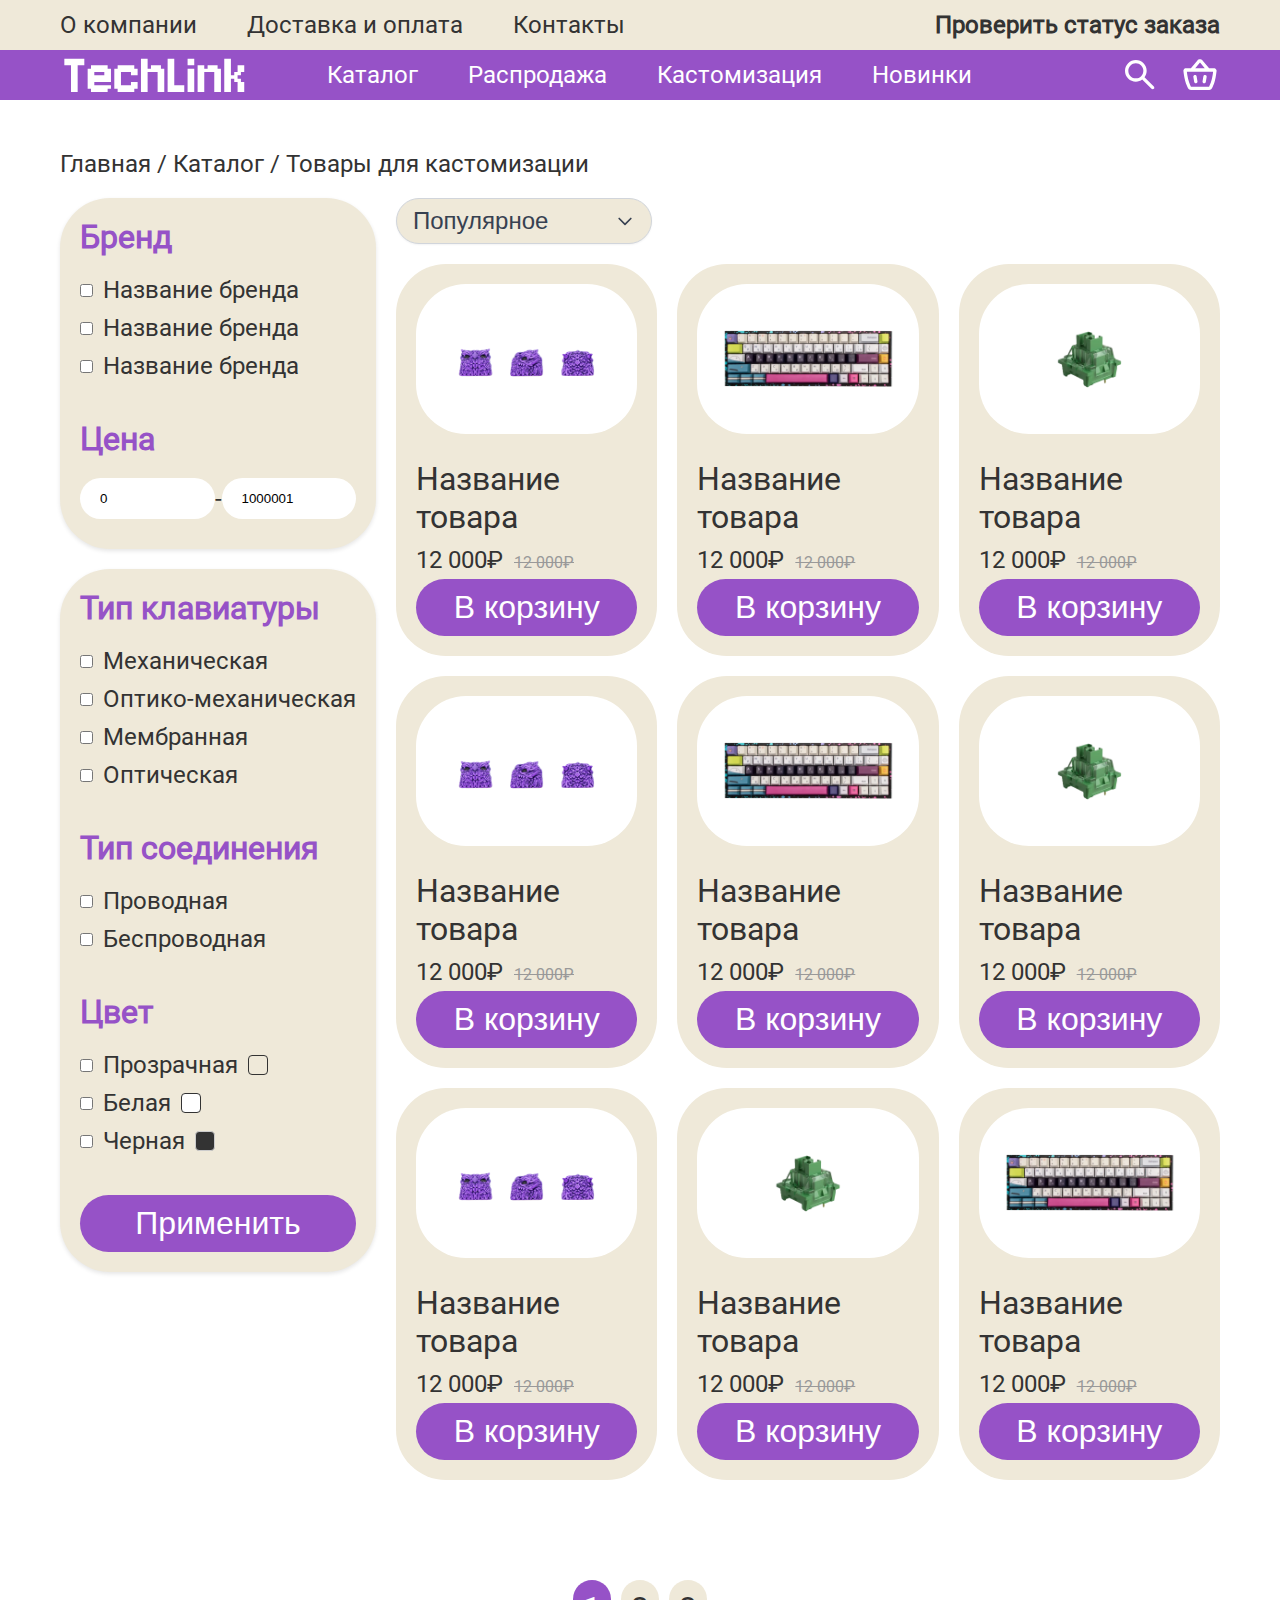
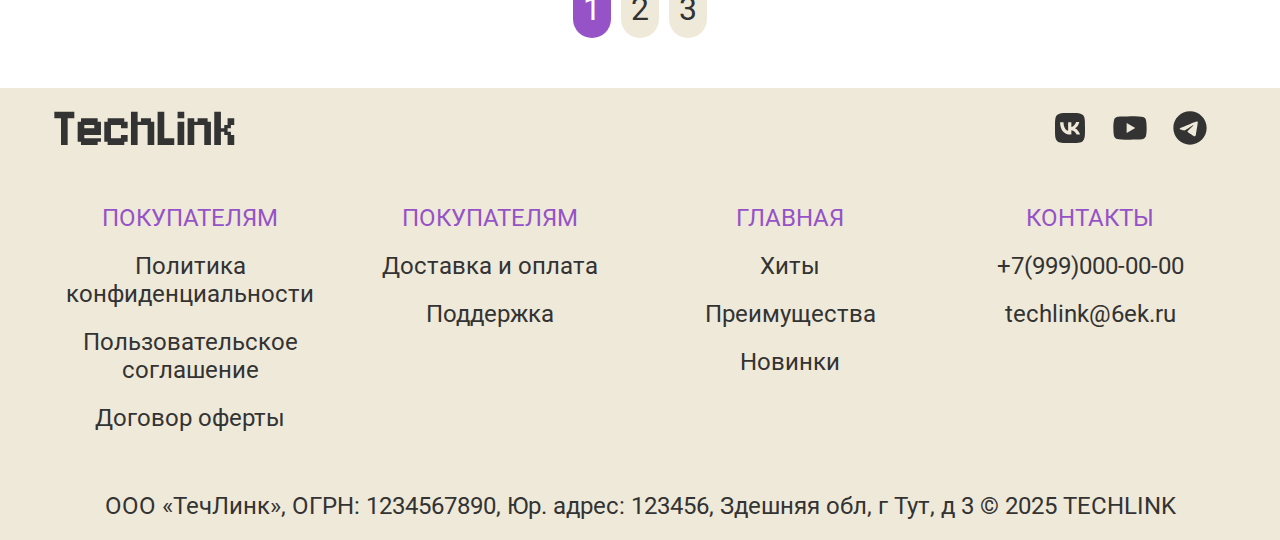
<file: custom_items.html>
<!DOCTYPE html>
<html lang="ru">
<head>
  <meta charset="UTF-8">
  <meta name="viewport" content="width=device-width, initial-scale=1.0, maximum-scale=1.0, minimum-scale=1.0">
  <link rel="stylesheet" href="./src/css/styles.css">
  <link rel="stylesheet" href="./src/css/catalog.css">
  <link rel="stylesheet" href="./src/css/checkStatus.css">
  <link rel="stylesheet" href="./src/css/searchPanel.css">
  <title>TechLink | Товары для кастомизации</title>
</head>
<body>
  <header>
    <div class="firstly-header">
      <nav>
        <ul class="left-side-header">
          <li>
            <a href="./aboutcompany.html">О компании</a>
          </li>
          <li>
            <a href="./delivery.html">Доставка и оплата</a>
          </li>
          <li>
            <a href="./404.html">Контакты</a>
          </li>
        </ul>
      </nav>
      <div class="right-side-header">
        <a href="#" id="check-status-span">Проверить статус заказа</a>
      </div>
    </div>
    <div class="main-header">
      <div class="header-logo">
        <a href="./">
          <img src="./src/icons/WhiteTechLinkLogo.svg" alt="Logo" width="189px" height="34px">
        </a>
      </div>
      <nav>
        <ul class="center-header">
          <li><a href="./catalog.html">Каталог</a></li>
          <li><a href="./sales.html">Распродажа</a></li>
          <li><a href="./custom_items.html">Кастомизация</a></li>
          <li><a href="./new_items.html">Новинки</a></li>
        </ul>
      </nav>
      <nav>
        <ul class="right-side-main-header">
          <li><a href="#" id="search-btn">
              <img src="./src/icons/icon-search.svg" alt="Search" width="40" height="40">
            </a>
          </li>
          <li><a href="./cart_items.html">
              <img src="./src/icons/icon-bag.svg" alt="Cart" width="40" height="40">
            </a>
          </li>
          <li class="burger-btn" id="burger-btn"><img src="./src/icons/burger.svg" alt="burger" width="40" height="40"></li>
        </ul>
      </nav>
    </div>
    <div class="mobile-menu" id="mobile-menu">
      <button class="close-btn" id="close-btn">&times;</button>
      <ul>
        <li><a href="./catalog.html">Каталог</a></li>
        <li><a href="./sales.html">Распродажа</a></li>
        <li><a href="./custom_items.html">Кастомизация</a></li>
        <li><a href="./new_items.html">Новинки</a></li>
        <li><hr></li>
        <li><a href="./aboutcompany.html">О компании</a></li>
        <li><a href="./delivery.html">Доставка и оплата</a></li>
        <li><a href="./404.html">Контакты</a></li>
        <li><a href="#" id="check-status-span-mobile">Проверить статус заказа</a></li>
      </ul>
    </div>
  </header>
  <script src="./src/js/burgerMenu.js"></script>

  <div id="overlay"></div>
  <div id="order-status-panel">
    <div class="panel-content">
      <div class="header-panel">
        <h3>Проверить статус заказа</h3>
        <a class="close-btn" id="close-check-status-btn">
          <img src="./src/icons/close.svg">
        </a>
      </div>
      <p>Введите номер заказа</p>
      <input type="text" placeholder="364H7DT374">
      <p>Введите номер телефона</p>
      <input type="tel" placeholder="+7(999)000-00-00">
      <a href="#" class="button-text-outline">Узнать статус заказа</a>
    </div>
  </div>
  <script src="./src/js/checkStatus.js"></script>

  <div id="search-panel">
    <div class="search-content">
      <div class="search-input">
        <input type="text" placeholder="Поиск"/>
        <a href="#" class="search-icon">
          <img src="./src/icons/search.svg" width="29px" height="29px">
        </a>
      </div>
      <div class="search-suggestions">
        <span>Часто ищут:</span>
        <a href="./item.html">
          <img src="./src/icons/search.svg" width="21px" height="21px"> Akko Monsgeek</a>
        <a href="./item.html">
          <img src="./src/icons/search.svg" width="21px" height="21px"> Мышь AG One 8K White</a>
      </div>
    </div>
  </div>
  <script src="./src/js/search.js"></script>

  <main class="catalog-page">
    <div class="breadcrumbs">
        <a href="./">Главная</a> / <a href="./catalog.html">Каталог</a> / Товары для кастомизации
    </div>
    <div class="content-wrapper">
      <aside>
        <div class="filters">
        <div class="filter-group">
            <h4>Бренд</h4>
            <label><input type="checkbox"> Название бренда</label>
            <label><input type="checkbox"> Название бренда</label>
            <label><input type="checkbox"> Название бренда</label>
        </div>
        <div class="filter-group">
          <h4>Цена</h4>
          <label><input type="number" placeholder="от" value="0" min="0" max="1000000"> - <input type="number" placeholder="до" min="1" max="1000001" value="1000001"></label>
      </div>
      </div>
      <div class="filters">
        <div class="filter-group">
            <h4>Тип клавиатуры</h4>
            <label><input type="checkbox"> Механическая</label>
            <label><input type="checkbox"> Оптико-механическая</label>
            <label><input type="checkbox"> Мембранная</label>
            <label><input type="checkbox"> Оптическая</label>
        </div>
        <div class="filter-group">
            <h4>Тип соединения</h4>
            <label><input type="checkbox"> Проводная</label>
            <label><input type="checkbox"> Беспроводная</label>
        </div>
        <div class="filter-group">
            <h4>Цвет</h4>
            <label><input type="checkbox"> Прозрачная <span class="color-indicator transparent"></span></label>
            <label><input type="checkbox"> Белая <span class="color-indicator white"></span></label>
            <label><input type="checkbox"> Черная <span class="color-indicator black"></span></label>
        </div>
        <button class="button-catalog">Применить</button>
      </div>
    </aside>

      

      <div class="products-section">
        <div class="dropdown">
            <button id="dropdownButton" class="dropdown-button">
                <span>Популярное</span>
                <svg class="arrow-icon" xmlns="http://www.w3.org/2000/svg" fill="none" viewBox="0 0 24 24" stroke="currentColor">
                    <path stroke-linecap="round" stroke-linejoin="round" stroke-width="2" d="M19 9l-7 7-7-7" />
                </svg>
            </button>
            <div id="dropdownMenu" class="dropdown-menu hidden">
                <a href="#" class="dropdown-item">Популярное</a>
                <a href="#" class="dropdown-item">Сначала дешевое</a>
                <a href="#" class="dropdown-item">Сначала дорогое</a>
                <a href="#" class="dropdown-item">По новизне</a>
            </div>
        </div>
        <div class="product-grid">
          <a class="product-card" href="./item.html">
              <img src="./src/img/item-artisan.png" class="product-image">
              <h3 class="product-title">Название товара</h3>
              <p class="product-price">12 000₽ <span class="old-price">12 000₽</span></p>
              <button class="button-catalog">В корзину</button>
          </a>
          <a class="product-card" href="./item.html">
              <img src="./src/img/item-keycaps.png" class="product-image">
              <h3 class="product-title">Название товара</h3>
              <p class="product-price">12 000₽ <span class="old-price">12 000₽</span></p>
              <button class="button-catalog">В корзину</button>
          </a>
          <a class="product-card" href="./item.html">
            <img src="./src/img/item-switch.png" class="product-image">
              <h3 class="product-title">Название товара</h3>
              <p class="product-price">12 000₽ <span class="old-price">12 000₽</span></p>
              <button class="button-catalog">В корзину</button>
          </a>
          <a class="product-card" href="./item.html">
              <img src="./src/img/item-artisan.png" class="product-image">
              <h3 class="product-title">Название товара</h3>
              <p class="product-price">12 000₽ <span class="old-price">12 000₽</span></p>
              <button class="button-catalog">В корзину</button>
          </a>
          <a class="product-card" href="./item.html">
            <img src="./src/img/item-keycaps.png" class="product-image">
              <h3 class="product-title">Название товара</h3>
              <p class="product-price">12 000₽ <span class="old-price">12 000₽</span></p>
              <button class="button-catalog">В корзину</button>
          </a>
          <a class="product-card" href="./item.html">
            <img src="./src/img/item-switch.png" class="product-image">
              <h3 class="product-title">Название товара</h3>
              <p class="product-price">12 000₽ <span class="old-price">12 000₽</span></p>
              <button class="button-catalog">В корзину</button>
          </a>
          <a class="product-card" href="./item.html">
            <img src="./src/img/item-artisan.png" class="product-image">
              <h3 class="product-title">Название товара</h3>
              <p class="product-price">12 000₽ <span class="old-price">12 000₽</span></p>
              <button class="button-catalog">В корзину</button>
          </a>
          <a class="product-card" href="./item.html">
            <img src="./src/img/item-switch.png" class="product-image">
              <h3 class="product-title">Название товара</h3>
              <p class="product-price">12 000₽ <span class="old-price">12 000₽</span></p>
              <button class="button-catalog">В корзину</button>
          </a>
          <a class="product-card" href="./item.html">
            <img src="./src/img/item-keycaps.png" class="product-image">
              <h3 class="product-title">Название товара</h3>
              <p class="product-price">12 000₽ <span class="old-price">12 000₽</span></p>
              <button class="button-catalog">В корзину</button>
          </a>
      </div>
    </div>
  </div>
    <div class="pagination">
      <a href="#" class="page-link active">1</a>
      <a href="#" class="page-link">2</a>
      <a href="#" class="page-link">3</a>
    </div>
  
    <script src="./src/js/dropdown-filter.js"></script>
  </main>

  <footer>
    <!-- first part footer -->
    <div class="footer-first-part">
      <div class="logo-footer">
        <img src="./src/icons/GrayTechLinkLogo.svg" alt="Logo" width="189px" height="34px">
      </div>
      <nav>
        <ul class="footer-socials">
          <li><a href="https://vk.com/techlink" target="_blank">
              <img src="./src/icons/vk.svg" width="40px" height="40px">
            </a>
          </li>
          <li><a href="https://youtube.com/techlink" target="_blank">
              <img src="./src/icons/yt.svg" width="40px" height="40px">
            </a>
          </li>
          <li><a href="https://t.me/techlink" target="_blank">
              <img src="./src/icons/tg.svg" width="40px" height="40px">
            </a>
          </li>
        </ul>
      </nav>
    </div>
    <!-- main part footer -->
    <div class="footer-main-part">
      <article class="footer-column">
        <h3>Покупателям</h3>
      <ul>
        <li><a href="#">Политика конфиденциальности</a></li>
        <li><a href="#">Пользовательское соглашение</a></li>
        <li><a href="#">Договор оферты</a></li>
      </ul>
    </article>
    <article class="footer-column">
      <h3>Покупателям</h3>
      <ul>
        <li><a href="./delivery.html">Доставка и оплата</a></li>
        <li><a href="#">Поддержка</a></li>
      </ul>
    </article>
    <article class="footer-column">
      <h3>Главная</h3>
      <ul>
        <li><a href="./sales.html">Хиты</a></li>
        <li><a href="#">Преимущества</a></li>
        <li><a href="./new_items.html">Новинки</a></li>
      </ul>
    </article>
    <article class="footer-column">
      <h3>Контакты</h3>
        <ul>
          <li><a href="tel:+79990000000">+7(999)000-00-00</a></li>
          <li><a href="mailto:techlink@6ek.ru">techlink@6ek.ru</a></li>
        </ul>
      </article>
    </div>
    <p class="footer-information">ООО «ТечЛинк», ОГРН: 1234567890, Юр. адрес: 123456, Здешняя обл, г Тут, д 3 © 2025 TECHLINK</p>
  </footer>
</body>
</html>
</file>
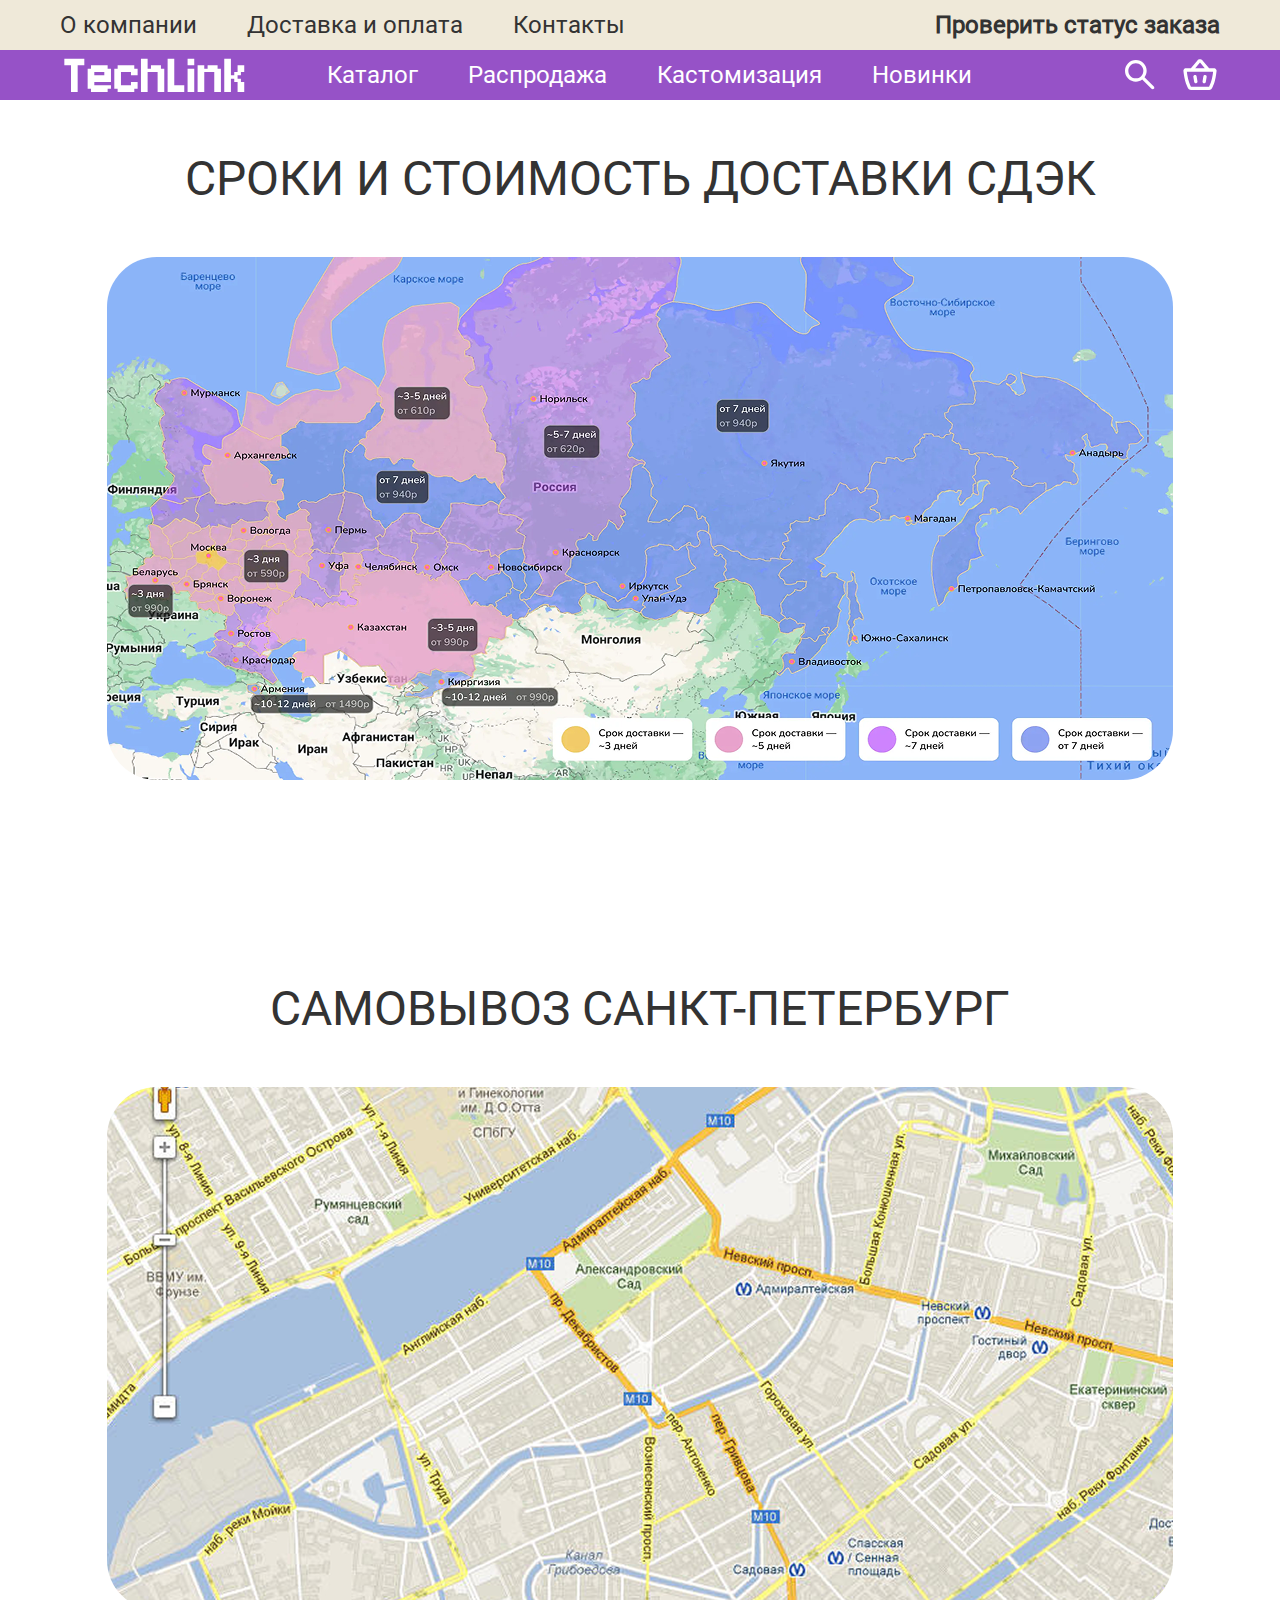
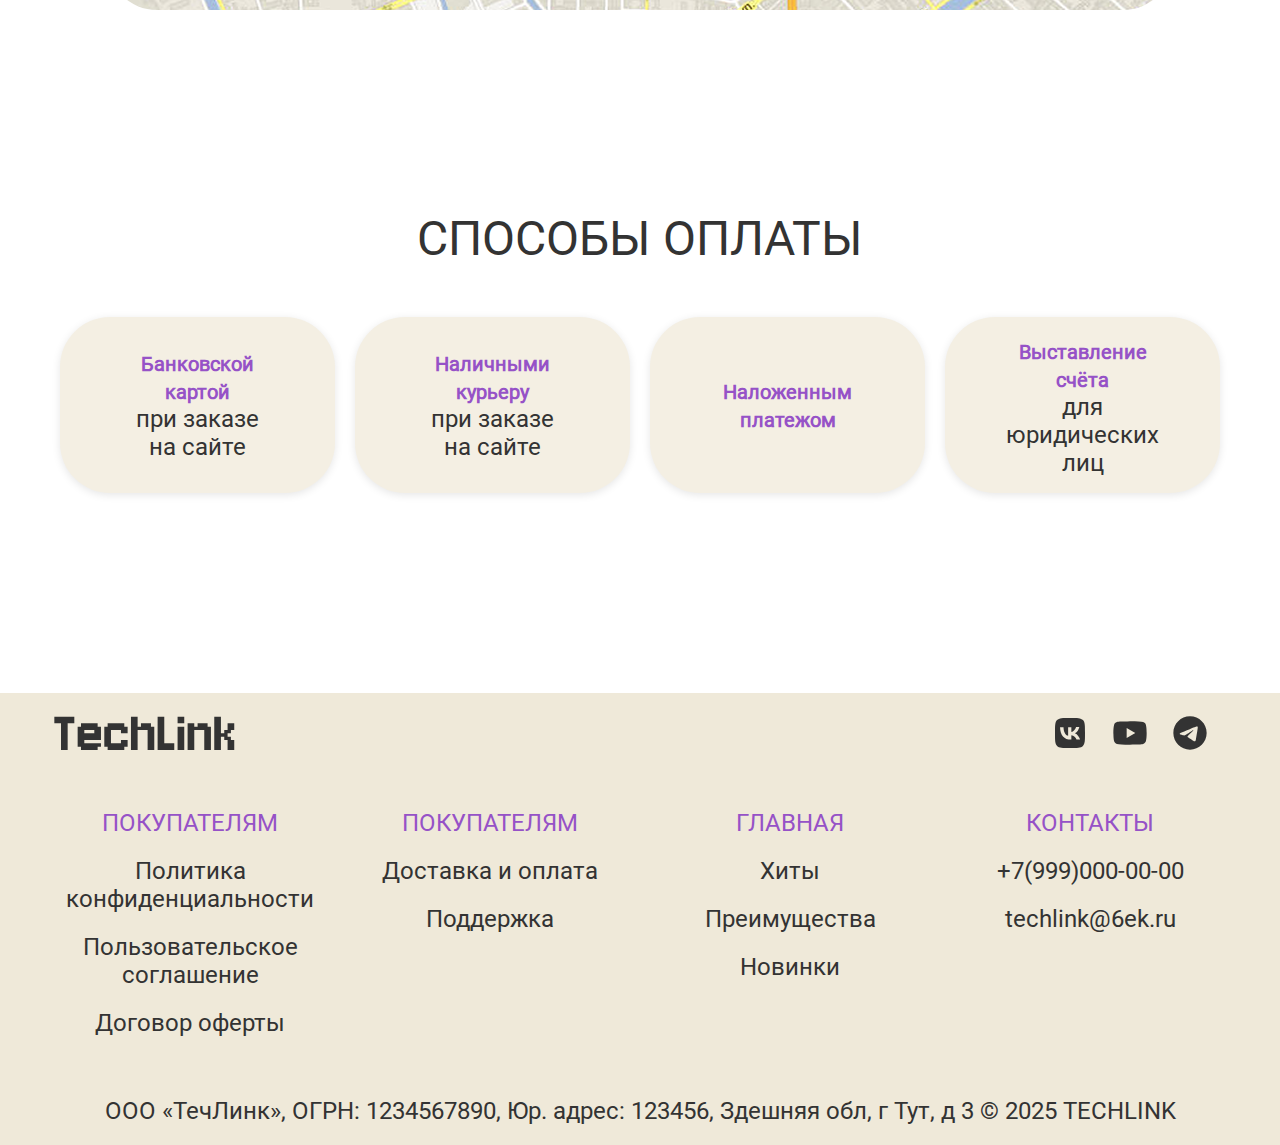
<file: delivery.html>
<!DOCTYPE html>
<html lang="en">
<head>
  <meta charset="UTF-8">
  <meta name="viewport" content="width=device-width, initial-scale=1.0">
  <link rel="stylesheet" href="./src/css/styles.css">
  <link rel="stylesheet" href="./src/css/checkStatus.css">
  <link rel="stylesheet" href="./src/css/searchPanel.css">

  <title>TechLink | О компании</title>
</head>
<body>
  <header>
    <div class="firstly-header">
      <nav>
        <ul class="left-side-header">
          <li>
            <a href="./aboutcompany.html">О компании</a>
          </li>
          <li>
            <a href="./delivery.html">Доставка и оплата</a>
          </li>
          <li>
            <a href="./404.html">Контакты</a>
          </li>
        </ul>
      </nav>
      <div class="right-side-header">
        <a href="#" id="check-status-span">Проверить статус заказа</a>
      </div>
    </div>
    <div class="main-header">
      <div class="header-logo">
        <a href="./">
          <img src="./src/icons/WhiteTechLinkLogo.svg" alt="Logo" width="189px" height="34px">
        </a>
      </div>
      <nav>
        <ul class="center-header">
          <li><a href="./catalog.html">Каталог</a></li>
          <li><a href="./sales.html">Распродажа</a></li>
          <li><a href="./custom_items.html">Кастомизация</a></li>
          <li><a href="./new_items.html">Новинки</a></li>
        </ul>
      </nav>
      <nav>
        <ul class="right-side-main-header">
          <li><a href="#" id="search-btn">
              <img src="./src/icons/icon-search.svg" alt="Search" width="40" height="40">
            </a>
          </li>
          <li><a href="./cart_items.html">
              <img src="./src/icons/icon-bag.svg" alt="Cart" width="40" height="40">
            </a>
          </li>
          <li class="burger-btn" id="burger-btn"><img src="./src/icons/burger.svg" alt="burger" width="40" height="40"></li>
        </ul>
      </nav>
    </div>
    <div class="mobile-menu" id="mobile-menu">
      <button class="close-btn" id="close-btn">&times;</button>
      <ul>
        <li><a href="./catalog.html">Каталог</a></li>
        <li><a href="./sales.html">Распродажа</a></li>
        <li><a href="./custom_items.html">Кастомизация</a></li>
        <li><a href="./new_items.html">Новинки</a></li>
        <li><hr></li>
        <li><a href="./aboutcompany.html">О компании</a></li>
        <li><a href="./delivery.html">Доставка и оплата</a></li>
        <li><a href="./404.html">Контакты</a></li>
        <li><a href="#" id="check-status-span-mobile">Проверить статус заказа</a></li>
      </ul>
    </div>
  </header>
  <script src="./src/js/burgerMenu.js"></script>

  <div id="overlay"></div>
  <div id="order-status-panel">
    <div class="panel-content">
      <div class="header-panel">
        <h3>Проверить статус заказа</h3>
        <a class="close-btn" id="close-check-status-btn">
          <img src="./src/icons/close.svg">
        </a>
      </div>
      <p>Введите номер заказа</p>
      <input type="text" placeholder="364H7DT374">
      <p>Введите номер телефона</p>
      <input type="tel" placeholder="+7(999)000-00-00">
      <a href="#" class="button-text-outline">Узнать статус заказа</a>
    </div>
  </div>
  <script src="./src/js/checkStatus.js"></script>

  <div id="search-panel">
    <div class="search-content">
      <div class="search-input">
        <input type="text" placeholder="Поиск"/>
        <a href="#" class="search-icon">
          <img src="./src/icons/search.svg" width="29px" height="29px">
        </a>
      </div>
      <div class="search-suggestions">
        <span>Часто ищут:</span>
        <a href="./item.html">
          <img src="./src/icons/search.svg" width="21px" height="21px"> Akko Monsgeek</a>
        <a href="./item.html">
          <img src="./src/icons/search.svg" width="21px" height="21px"> Мышь AG One 8K White</a>
      </div>
    </div>
  </div>
  <script src="./src/js/search.js"></script>
  <main>
    <section class="terms-and-costs">
        <h2>Сроки и стоимость доставки СДЭК</h2>
        <img src="./src/img/costsdelivery.png" alt="Сроки и стоимость доставки">
    </section>
    <section class="pickup">
        <h2>Cамовывоз Cанкт-Петербург</h2>
        <img src="./src/img/pickup.png" alt="Самовывоз">
    </section>
    <section class="payment">
      <h2>Способы оплаты</h2>
      <div class="payment-methods">
          <div class="payment-method">
              <span class="purple-text">Банковской картой</span><br> при заказе на сайте
          </div>
          <div class="payment-method">
              <span class="purple-text">Наличными курьеру</span><br> при заказе на сайте
          </div>
          <div class="payment-method">
              <span class="purple-text">Наложенным платежом</span>
          </div>
          <div class="payment-method">
              <span class="purple-text">Выставление счёта</span><br> для юридических лиц
          </div>
      </div>
    </section>
  </main>
  <footer>
    <!-- first part footer -->
    <div class="footer-first-part">
      <div class="logo-footer">
        <img src="./src/icons/GrayTechLinkLogo.svg" alt="Logo" width="189px" height="34px">
      </div>
      <nav>
        <ul class="footer-socials">
          <li><a href="https://vk.com/techlink" target="_blank">
              <img src="./src/icons/vk.svg" width="40px" height="40px">
            </a>
          </li>
          <li><a href="https://youtube.com/techlink" target="_blank">
              <img src="./src/icons/yt.svg" width="40px" height="40px">
            </a>
          </li>
          <li><a href="https://t.me/techlink" target="_blank">
              <img src="./src/icons/tg.svg" width="40px" height="40px">
            </a>
          </li>
        </ul>
      </nav>
    </div>
    <!-- main part footer -->
    <div class="footer-main-part">
      <article class="footer-column">
        <h3>Покупателям</h3>
      <ul>
        <li><a href="#">Политика конфиденциальности</a></li>
        <li><a href="#">Пользовательское соглашение</a></li>
        <li><a href="#">Договор оферты</a></li>
      </ul>
    </article>
    <article class="footer-column">
      <h3>Покупателям</h3>
      <ul>
        <li><a href="./delivery.html">Доставка и оплата</a></li>
        <li><a href="#">Поддержка</a></li>
      </ul>
    </article>
    <article class="footer-column">
      <h3>Главная</h3>
      <ul>
        <li><a href="./sales.html">Хиты</a></li>
        <li><a href="#">Преимущества</a></li>
        <li><a href="./new_items.html">Новинки</a></li>
      </ul>
    </article>
    <article class="footer-column">
      <h3>Контакты</h3>
        <ul>
          <li><a href="tel:+79990000000">+7(999)000-00-00</a></li>
          <li><a href="mailto:techlink@6ek.ru">techlink@6ek.ru</a></li>
        </ul>
      </article>
    </div>
    <p class="footer-information">ООО «ТечЛинк», ОГРН: 1234567890, Юр. адрес: 123456, Здешняя обл, г Тут, д 3 © 2025 TECHLINK</p>
  </footer>
</body>
</html>
</file>
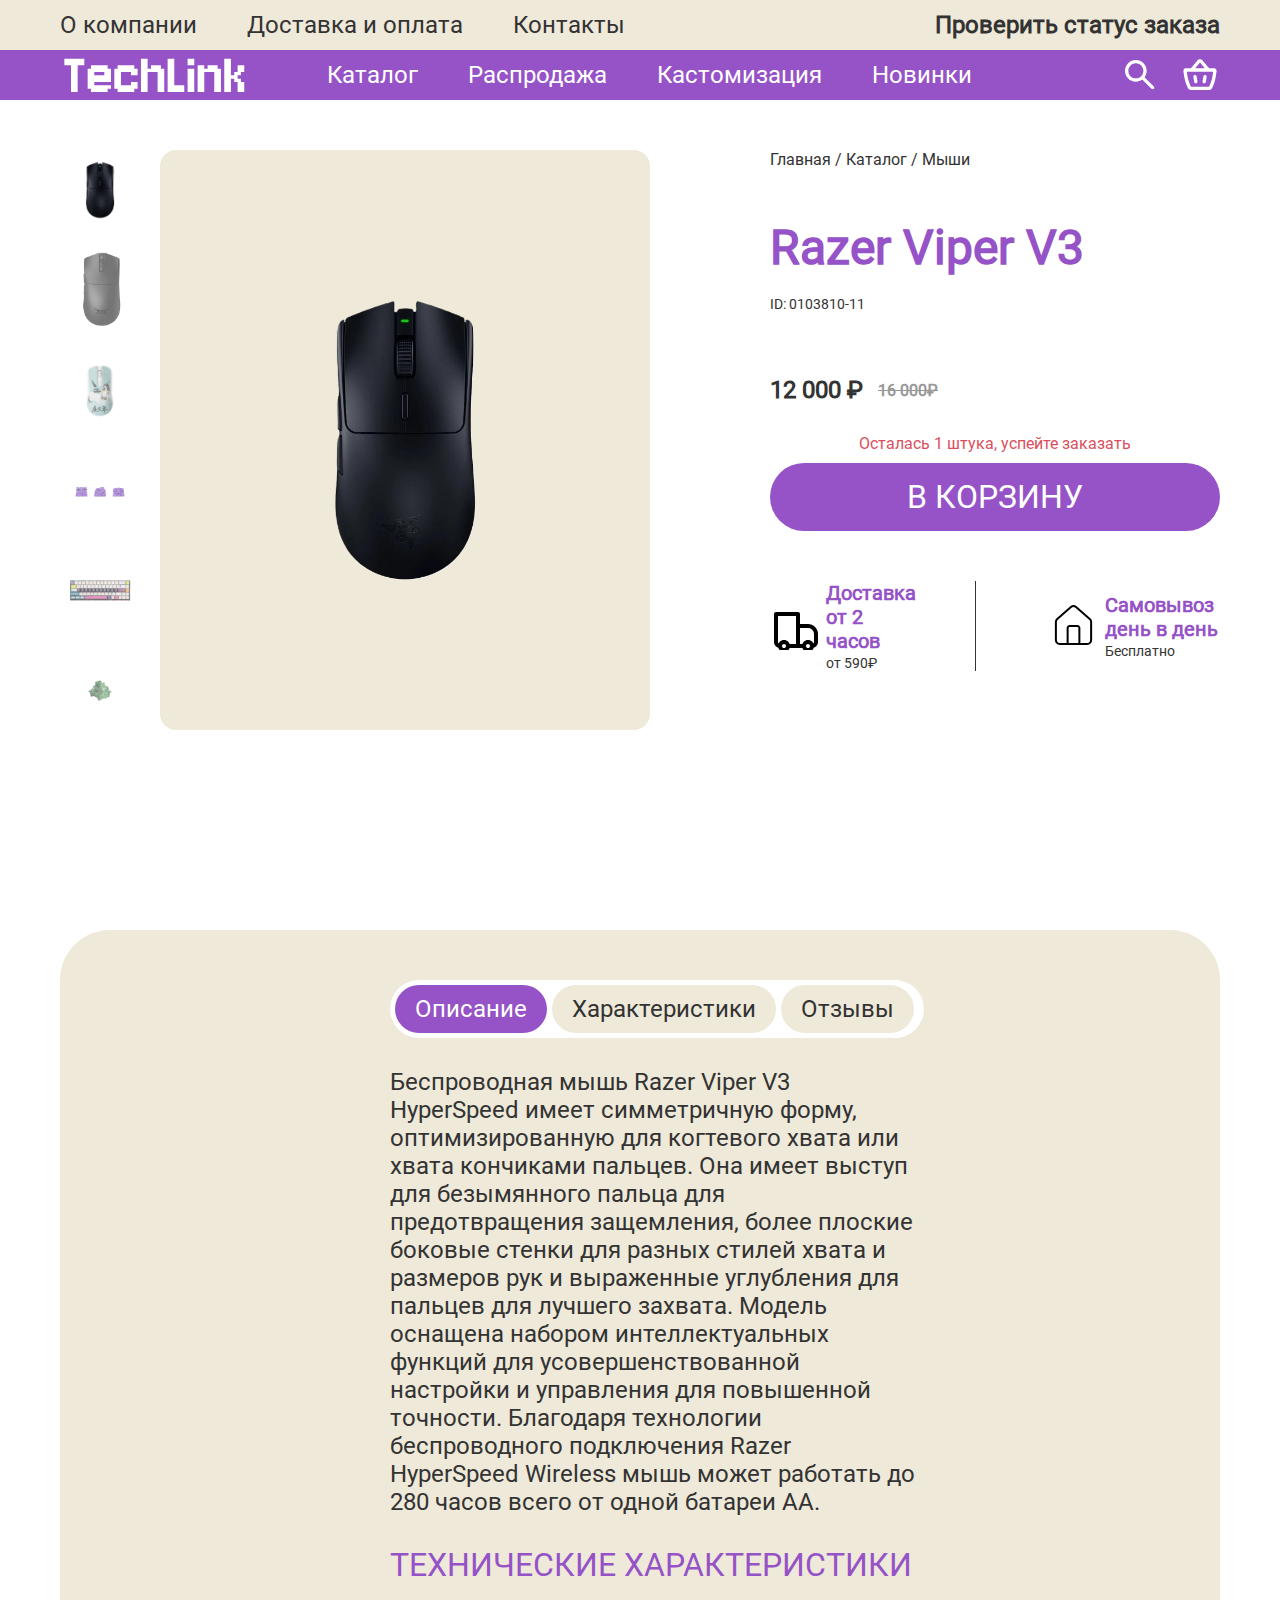
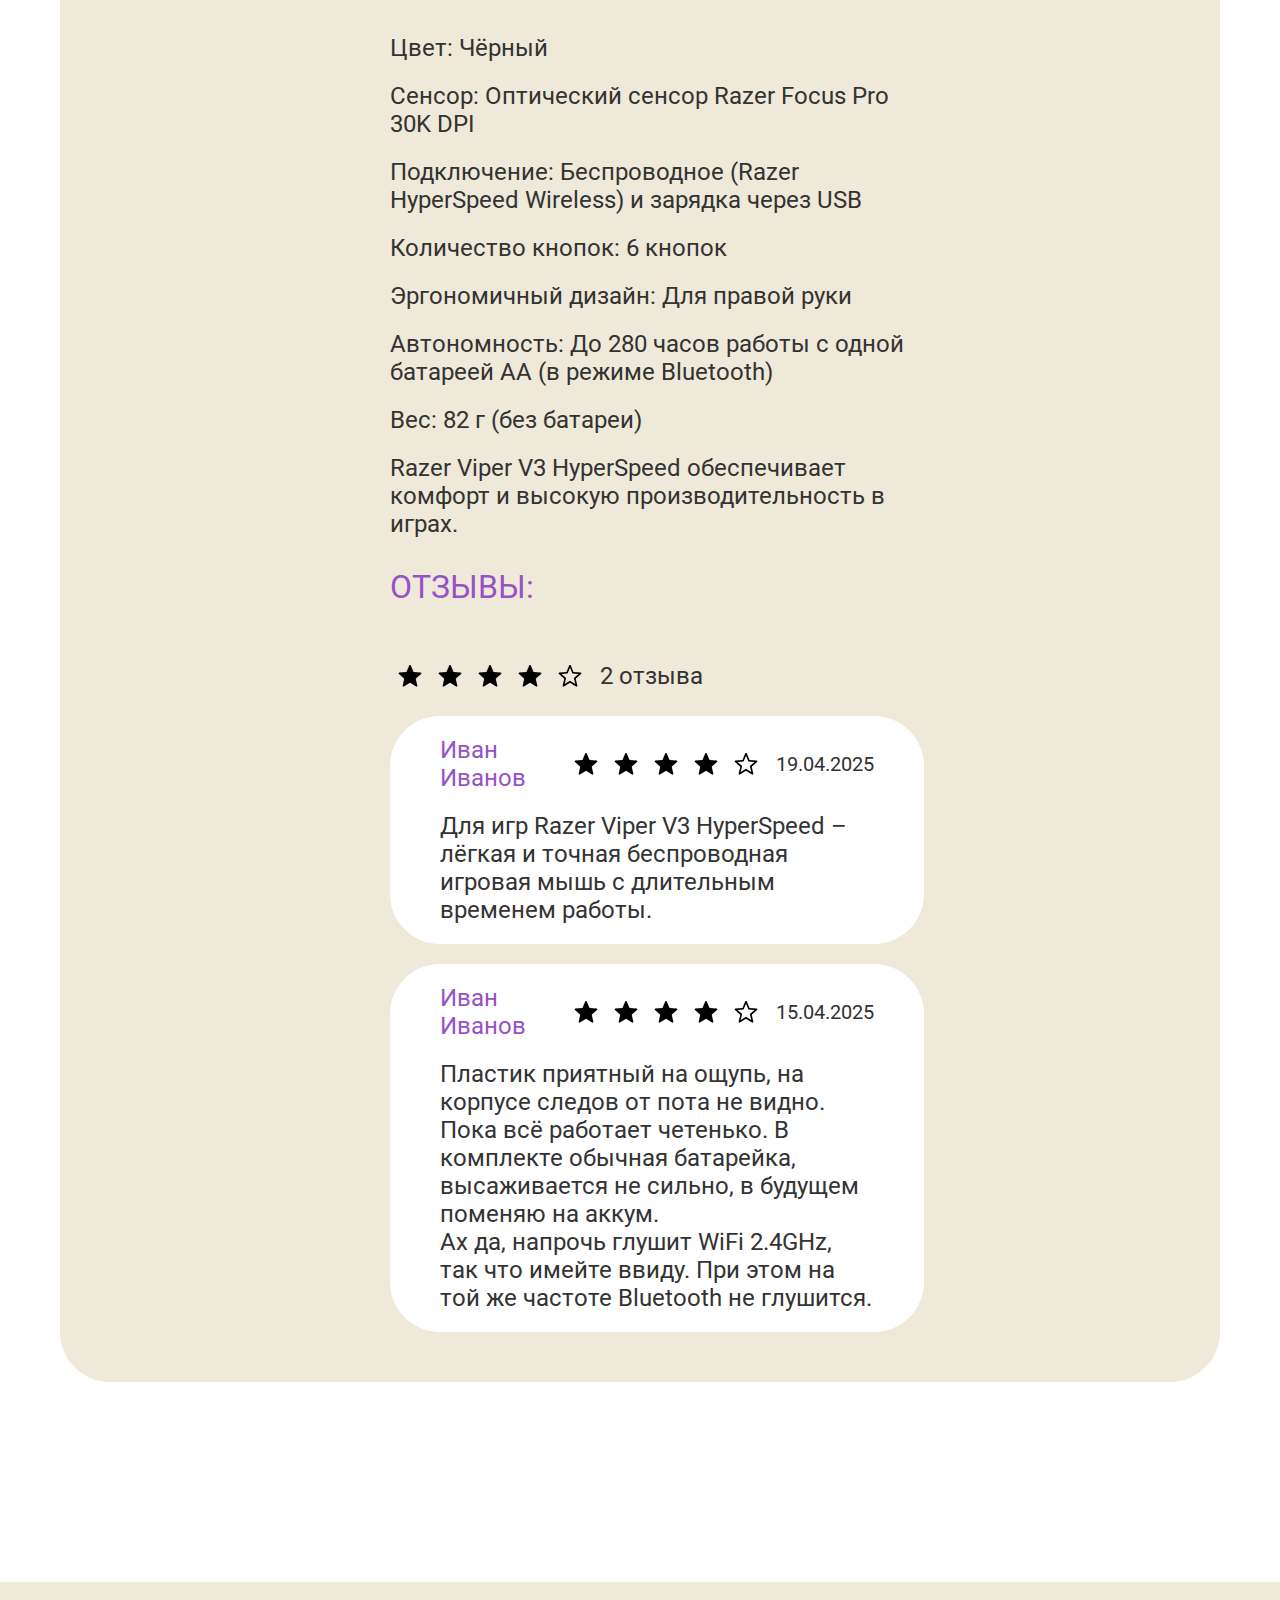
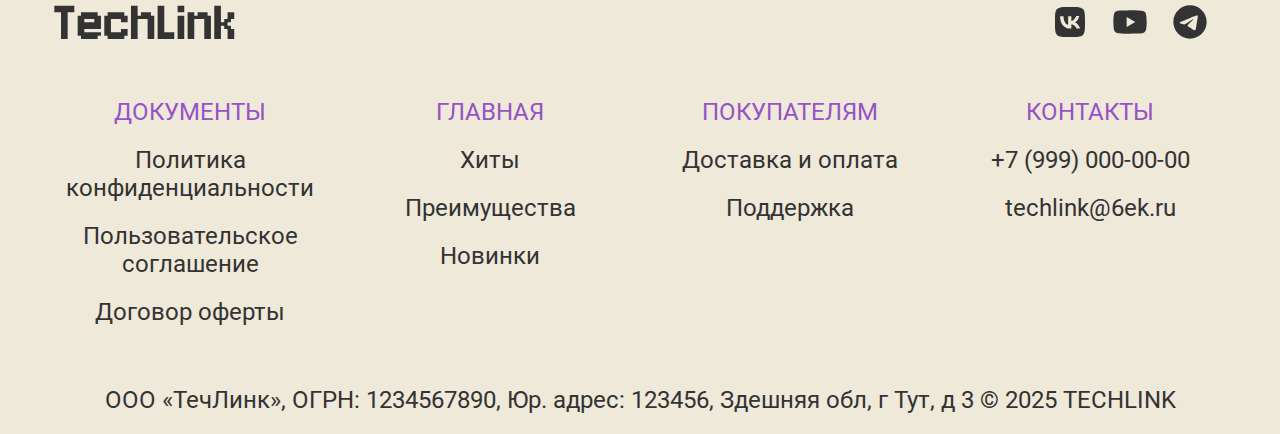
<file: item.html>
<!DOCTYPE html>
<html lang="ru">
<head>
  <meta charset="UTF-8">
  <meta name="viewport" content="width=device-width, initial-scale=1.0, maximum-scale=1.0, minimum-scale=1.0">
  <link rel="stylesheet" href="./src/css/styles.css">
  <link rel="stylesheet" href="./src/css/checkStatus.css">
  <link rel="stylesheet" href="./src/css/searchPanel.css">
  <link rel="stylesheet" href="./src/css/item_card.css">
  <title>TechLink</title>
</head>
<body>
  <header>
    <div class="firstly-header">
      <nav>
        <ul class="left-side-header">
          <li>
            <a href="./aboutcompany.html">О компании</a>
          </li>
          <li>
            <a href="./delivery.html">Доставка и оплата</a>
          </li>
          <li>
            <a href="./404.html">Контакты</a>
          </li>
        </ul>
      </nav>
      <div class="right-side-header">
        <a href="#" id="check-status-span">Проверить статус заказа</a>
      </div>
    </div>
    <div class="main-header">
      <div class="header-logo">
        <a href="./">
          <img src="./src/icons/WhiteTechLinkLogo.svg" alt="Logo" width="189px" height="34px">
        </a>
      </div>
      <nav>
        <ul class="center-header">
          <li><a href="./catalog.html">Каталог</a></li>
          <li><a href="./sales.html">Распродажа</a></li>
          <li><a href="./custom_items.html">Кастомизация</a></li>
          <li><a href="./new_items.html">Новинки</a></li>
        </ul>
      </nav>
      <nav>
        <ul class="right-side-main-header">
          <li><a href="#" id="search-btn">
              <img src="./src/icons/icon-search.svg" alt="Search" width="40" height="40">
            </a>
          </li>
          <li><a href="./cart_items.html">
              <img src="./src/icons/icon-bag.svg" alt="Cart" width="40" height="40">
            </a>
          </li>
          <li class="burger-btn" id="burger-btn"><img src="./src/icons/burger.svg" alt="burger" width="40" height="40"></li>
        </ul>
      </nav>
    </div>
    <div class="mobile-menu" id="mobile-menu">
      <button class="close-btn" id="close-btn">&times;</button>
      <ul>
        <li><a href="./catalog.html">Каталог</a></li>
        <li><a href="./sales.html">Распродажа</a></li>
        <li><a href="./custom_items.html">Кастомизация</a></li>
        <li><a href="./new_items.html">Новинки</a></li>
        <li><hr></li>
        <li><a href="./aboutcompany.html">О компании</a></li>
        <li><a href="./delivery.html">Доставка и оплата</a></li>
        <li><a href="./404.html">Контакты</a></li>
        <li><a href="#" id="check-status-span-mobile">Проверить статус заказа</a></li>
      </ul>
    </div>
  </header>
  <script src="./src/js/burgerMenu.js"></script>

  <div id="overlay"></div>
  <div id="order-status-panel">
    <div class="panel-content">
      <div class="header-panel">
        <h3>Проверить статус заказа</h3>
        <a class="close-btn" id="close-check-status-btn">
          <img src="./src/icons/close.svg">
        </a>
      </div>
      <p>Введите номер заказа</p>
      <input type="text" placeholder="364H7DT374">
      <p>Введите номер телефона</p>
      <input type="tel" placeholder="+7(999)000-00-00">
      <a href="#" class="button-text-outline">Узнать статус заказа</a>
    </div>
  </div>
  <script src="./src/js/checkStatus.js"></script>

  <div id="search-panel">
    <div class="search-content">
      <div class="search-input">
        <input type="text" placeholder="Поиск"/>
        <a href="#" class="search-icon">
          <img src="./src/icons/search.svg" width="29px" height="29px">
        </a>
      </div>
      <div class="search-suggestions">
        <span>Часто ищут:</span>
        <a href="./item.html">
          <img src="./src/icons/search.svg" width="21px" height="21px"> Akko Monsgeek</a>
        <a href="./item.html">
          <img src="./src/icons/search.svg" width="21px" height="21px"> Мышь AG One 8K White</a>
      </div>
    </div>
  </div>
  <script src="./src/js/search.js"></script>

  <main>
    <div class="item-card">
      <div class="left-side-photos">
          <img class="thumbnail" src="./src/img/item.png" data-large="./src/img/item.png">
          <img class="thumbnail" src="./src/img/item1.png" data-large="./src/img/item.png">
          <img class="thumbnail" src="./src/img/item2.png" data-large="./src/img/item.png">
          <img class="thumbnail" src="./src/img/item-artisan.png" data-large="./src/img/item.png">
          <img class="thumbnail" src="./src/img/item-keycaps.png" data-large="./src/img/item.png">
          <img class="thumbnail" src="./src/img/item-switch.png" data-large="./src/img/item.png">
      </div>
      <div class="main-photo-container">
          <img class="main-photo" src="./src/img/item.png" alt="Main product image">
      </div>
      <div class="item-card-info">
          <span class="breadcrumbs"><a href="./">Главная</a> / <a href="./catalog.html">Каталог</a> / <a href="./catalog.html">Мыши</a></span>
          <h1 class="item-name">Razer Viper V3</h1>
          <span class="item-id">ID: 0103810-11</span>
          <div class="item-cost">
              12 000 ₽ <span class="old-price">16 000₽</span>
          </div>
          <span class="item-warn">Осталась 1 штука, успейте заказать</span>
          <a class="button-text" href="./cart_items.html">В корзину</a>
          <div class="item-delivery">
              <div class="delivery-part">
                  <img src="./src/icons/icon-delivery.svg" alt="Delivery icon">
                  <div class="delivery-text">
                      <span class="purple-text">Доставка от 2 часов</span>
                      <span>от 590₽</span>
                  </div>
              </div>
              <div class="delivery-part">
                  <img src="./src/icons/icon-home.svg" alt="Pickup icon">
                  <div class="delivery-text">
                      <span class="purple-text">Самовывоз день в день</span>
                      <span>Бесплатно</span>
                  </div>
              </div>
          </div>  
      </div>
      <script src="./src/js/tumbnails.js"></script>
    </div>
    <div class="item-description">
      <nav class="description-options">
        <ul>
          <li class="active"><a href="#description">Описание</a></li>
          <li><a href="#specifications">Характеристики</a></li>
          <li><a href="#reviews">Отзывы</a></li>
        </ul>
      </nav>

      <div id="description">
        Беспроводная мышь Razer Viper V3 HyperSpeed имеет симметричную форму, оптимизированную для когтевого хвата или хвата кончиками пальцев. Она имеет выступ для безымянного пальца для предотвращения защемления, более плоские боковые стенки для разных стилей хвата и размеров рук и выраженные углубления для пальцев для лучшего захвата. Модель оснащена набором интеллектуальных функций для усовершенствованной настройки и управления для повышенной точности.
Благодаря технологии беспроводного подключения Razer HyperSpeed Wireless мышь может работать до 280 часов всего от одной батареи AA.
      </div>
      <div id="specifications">
        <h2>Технические характеристики</h2>
        <p>Цвет: Чёрный</p>
        <p>Сенсор: Оптический сенсор Razer Focus Pro 30K DPI</p>
        <p>Подключение: Беспроводное (Razer HyperSpeed Wireless) и зарядка через USB</p>
        <p>Количество кнопок: 6 кнопок</p>
        <p>Эргономичный дизайн: Для правой руки</p>
        <p>Автономность: До 280 часов работы с одной батареей AA (в режиме Bluetooth)</p>
        <p>Вес: 82 г (без батареи)</p>
        <p>Razer Viper V3 HyperSpeed обеспечивает комфорт и высокую производительность в играх.</p>
      </div>
      <div id="reviews">
        <h2>Отзывы:</h2>
        <div class="awards">
          <img src="./src/icons/stars-rounded.svg" alt="1 звезда">
          <img src="./src/icons/stars-rounded.svg" alt="2 звезды">
          <img src="./src/icons/stars-rounded.svg" alt="3 звезды">
          <img src="./src/icons/stars-rounded.svg" alt="4 звезды">
          <img src="./src/icons/stars-outline.svg" alt="5 звезд (не получена)">
          <span>2 отзыва</span>
        </div>
        <div class="review">
          <div class="review-header">
            <span class="author-review">Иван Иванов</span>
            <div class="review-header-right">
              <div class="author-awards">
                <img src="./src/icons/stars-rounded.svg" alt="1 звезда">
                <img src="./src/icons/stars-rounded.svg" alt="2 звезды">
                <img src="./src/icons/stars-rounded.svg" alt="3 звезды">
                <img src="./src/icons/stars-rounded.svg" alt="4 звезды">
                <img src="./src/icons/stars-outline.svg" alt="5 звезд (не получена)">
                <span>19.04.2025</span>
              </div>
            </div>
          </div>
          <div class="review-text">
            Для игр Razer Viper V3 HyperSpeed – лёгкая и точная беспроводная игровая мышь с длительным временем работы.
          </div>
        </div>
        <div class="review">
          <div class="review-header">
            <span class="author-review">Иван Иванов</span>
            <div class="review-header-right">
              <div class="author-awards">
                <img src="./src/icons/stars-rounded.svg" alt="1 звезда">
                <img src="./src/icons/stars-rounded.svg" alt="2 звезды">
                <img src="./src/icons/stars-rounded.svg" alt="3 звезды">
                <img src="./src/icons/stars-rounded.svg" alt="4 звезды">
                <img src="./src/icons/stars-outline.svg" alt="5 звезд (не получена)">
                <span>15.04.2025</span>
              </div>
            </div>
          </div>
          <div class="review-text">
            Пластик приятный на ощупь, на корпусе следов от пота не видно. Пока всё работает четенько. В комплекте обычная батарейка, высаживается не сильно, в будущем поменяю на аккум.
<br>
Ах да, напрочь глушит WiFi 2.4GHz, так что имейте ввиду. При этом на той же частоте Bluetooth не глушится.
          </div>
        </div>
      </div>
    </div>
    <script src="./src/js/navOptionsItemCard.js"></script>
</main>

  <footer>
    <!-- first part footer -->
    <div class="footer-first-part">
      <div class="logo-footer">
        <img src="./src/icons/GrayTechLinkLogo.svg" alt="Logo" width="189px" height="34px">
      </div>
      <nav>
        <ul class="footer-socials">
          <li><a href="https://vk.com/techlink" target="_blank">
              <img src="./src/icons/vk.svg" width="40px" height="40px">
            </a>
          </li>
          <li><a href="https://youtube.com/techlink" target="_blank">
              <img src="./src/icons/yt.svg" width="40px" height="40px">
            </a>
          </li>
          <li><a href="https://t.me/techlink" target="_blank">
              <img src="./src/icons/tg.svg" width="40px" height="40px">
            </a>
          </li>
        </ul>
      </nav>
    </div>
    <!-- main part footer -->
    <div class="footer-main-part">
      <article class="footer-column">
        <h3>Документы</h3>
      <ul>
        <li><a href="./404.html">Политика конфиденциальности</a></li>
        <li><a href="./404.html">Пользовательское соглашение</a></li>
        <li><a href="./404.html">Договор оферты</a></li>
      </ul>
    </article>
    <article class="footer-column">
      <h3>Главная</h3>
      <ul>
        <li><a href="./sales.html">Хиты</a></li>
        <li><a href="./404.html">Преимущества</a></li>
        <li><a href="./new_items.html">Новинки</a></li>
      </ul>
    </article>
    <article class="footer-column">
      <h3>Покупателям</h3>
      <ul>
        <li><a href="./delivery.html">Доставка и оплата</a></li>
        <li><a href="./404.html">Поддержка</a></li>
      </ul>
    </article>
    <article class="footer-column">
      <h3>Контакты</h3>
        <ul>
          <li><a href="tel:+79990000000">+7 (999) 000-00-00</a></li>
          <li><a href="mailto:techlink@6ek.ru">techlink@6ek.ru</a></li>
        </ul>
      </article>
    </div>
    <p class="footer-information">ООО «ТечЛинк», ОГРН: 1234567890, Юр. адрес: 123456, Здешняя обл, г Тут, д 3 © 2025 TECHLINK</p>
  </footer>
</body>
</html>
</file>
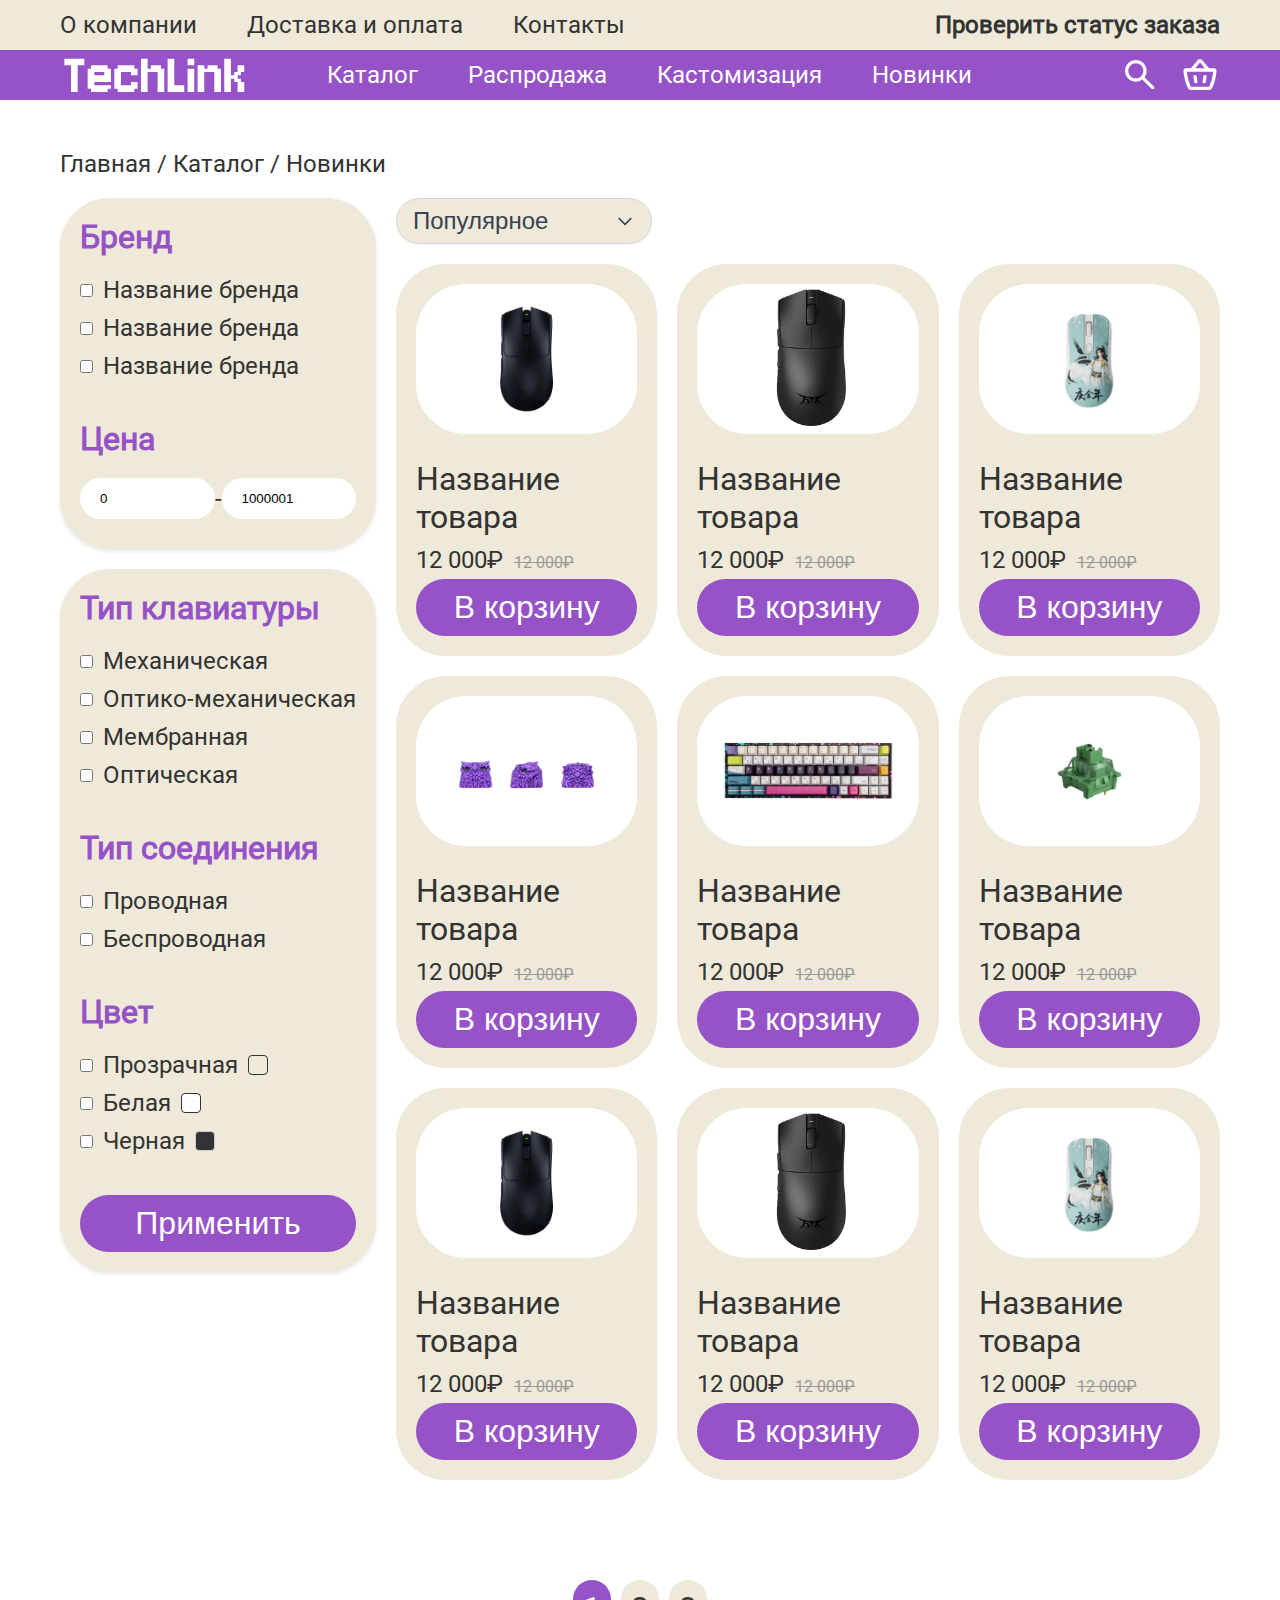
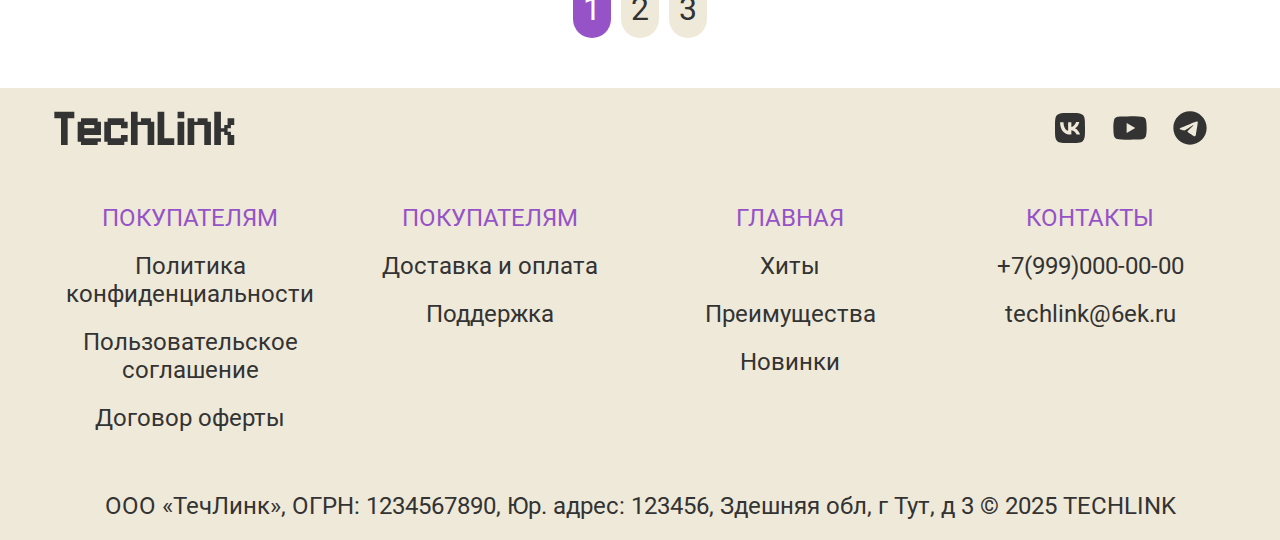
<file: new_items.html>
<!DOCTYPE html>
<html lang="ru">
<head>
  <meta charset="UTF-8">
  <meta name="viewport" content="width=device-width, initial-scale=1.0, maximum-scale=1.0, minimum-scale=1.0">
  <link rel="stylesheet" href="./src/css/styles.css">
  <link rel="stylesheet" href="./src/css/catalog.css">
  <link rel="stylesheet" href="./src/css/checkStatus.css">
  <link rel="stylesheet" href="./src/css/searchPanel.css">
  <title>TechLink | Новинки</title>
</head>
<body>
  <header>
    <div class="firstly-header">
      <nav>
        <ul class="left-side-header">
          <li>
            <a href="./aboutcompany.html">О компании</a>
          </li>
          <li>
            <a href="./delivery.html">Доставка и оплата</a>
          </li>
          <li>
            <a href="./404.html">Контакты</a>
          </li>
        </ul>
      </nav>
      <div class="right-side-header">
        <a href="#" id="check-status-span">Проверить статус заказа</a>
      </div>
    </div>
    <div class="main-header">
      <div class="header-logo">
        <a href="./">
          <img src="./src/icons/WhiteTechLinkLogo.svg" alt="Logo" width="189px" height="34px">
        </a>
      </div>
      <nav>
        <ul class="center-header">
          <li><a href="./catalog.html">Каталог</a></li>
          <li><a href="./sales.html">Распродажа</a></li>
          <li><a href="./custom_items.html">Кастомизация</a></li>
          <li><a href="./new_items.html">Новинки</a></li>
        </ul>
      </nav>
      <nav>
        <ul class="right-side-main-header">
          <li><a href="#" id="search-btn">
              <img src="./src/icons/icon-search.svg" alt="Search" width="40" height="40">
            </a>
          </li>
          <li><a href="./cart_items.html">
              <img src="./src/icons/icon-bag.svg" alt="Cart" width="40" height="40">
            </a>
          </li>
          <li class="burger-btn" id="burger-btn"><img src="./src/icons/burger.svg" alt="burger" width="40" height="40"></li>
        </ul>
      </nav>
    </div>
    <div class="mobile-menu" id="mobile-menu">
      <button class="close-btn" id="close-btn">&times;</button>
      <ul>
        <li><a href="./catalog.html">Каталог</a></li>
        <li><a href="./sales.html">Распродажа</a></li>
        <li><a href="./custom_items.html">Кастомизация</a></li>
        <li><a href="./new_items.html">Новинки</a></li>
        <li><hr></li>
        <li><a href="./aboutcompany.html">О компании</a></li>
        <li><a href="./delivery.html">Доставка и оплата</a></li>
        <li><a href="./404.html">Контакты</a></li>
        <li><a href="#" id="check-status-span-mobile">Проверить статус заказа</a></li>
      </ul>
    </div>
  </header>
  <script src="./src/js/burgerMenu.js"></script>

  <div id="overlay"></div>
  <div id="order-status-panel">
    <div class="panel-content">
      <div class="header-panel">
        <h3>Проверить статус заказа</h3>
        <a class="close-btn" id="close-check-status-btn">
          <img src="./src/icons/close.svg">
        </a>
      </div>
      <p>Введите номер заказа</p>
      <input type="text" placeholder="364H7DT374">
      <p>Введите номер телефона</p>
      <input type="tel" placeholder="+7(999)000-00-00">
      <a href="#" class="button-text-outline">Узнать статус заказа</a>
    </div>
  </div>
  <script src="./src/js/checkStatus.js"></script>

  <div id="search-panel">
    <div class="search-content">
      <div class="search-input">
        <input type="text" placeholder="Поиск"/>
        <a href="#" class="search-icon">
          <img src="./src/icons/search.svg" width="29px" height="29px">
        </a>
      </div>
      <div class="search-suggestions">
        <span>Часто ищут:</span>
        <a href="./item.html">
          <img src="./src/icons/search.svg" width="21px" height="21px"> Akko Monsgeek</a>
        <a href="./item.html">
          <img src="./src/icons/search.svg" width="21px" height="21px"> Мышь AG One 8K White</a>
      </div>
    </div>
  </div>
  <script src="./src/js/search.js"></script>

  <main class="catalog-page">
    <div class="breadcrumbs">
        <a href="./">Главная</a> / <a href="./catalog.html">Каталог</a> / Новинки
    </div>
    <div class="content-wrapper">
      <aside>
        <div class="filters">
        <div class="filter-group">
            <h4>Бренд</h4>
            <label><input type="checkbox"> Название бренда</label>
            <label><input type="checkbox"> Название бренда</label>
            <label><input type="checkbox"> Название бренда</label>
        </div>
        <div class="filter-group">
          <h4>Цена</h4>
          <label><input type="number" placeholder="от" value="0" min="0" max="1000000"> - <input type="number" placeholder="до" min="1" max="1000001" value="1000001"></label>
      </div>
      </div>
      <div class="filters">
        <div class="filter-group">
            <h4>Тип клавиатуры</h4>
            <label><input type="checkbox"> Механическая</label>
            <label><input type="checkbox"> Оптико-механическая</label>
            <label><input type="checkbox"> Мембранная</label>
            <label><input type="checkbox"> Оптическая</label>
        </div>
        <div class="filter-group">
            <h4>Тип соединения</h4>
            <label><input type="checkbox"> Проводная</label>
            <label><input type="checkbox"> Беспроводная</label>
        </div>
        <div class="filter-group">
            <h4>Цвет</h4>
            <label><input type="checkbox"> Прозрачная <span class="color-indicator transparent"></span></label>
            <label><input type="checkbox"> Белая <span class="color-indicator white"></span></label>
            <label><input type="checkbox"> Черная <span class="color-indicator black"></span></label>
        </div>
        <button class="button-catalog">Применить</button>
      </div>
    </aside>

      

      <div class="products-section">
        <div class="dropdown">
            <button id="dropdownButton" class="dropdown-button">
                <span>Популярное</span>
                <svg class="arrow-icon" xmlns="http://www.w3.org/2000/svg" fill="none" viewBox="0 0 24 24" stroke="currentColor">
                    <path stroke-linecap="round" stroke-linejoin="round" stroke-width="2" d="M19 9l-7 7-7-7" />
                </svg>
            </button>
            <div id="dropdownMenu" class="dropdown-menu hidden">
                <a href="#" class="dropdown-item">Популярное</a>
                <a href="#" class="dropdown-item">Сначала дешевое</a>
                <a href="#" class="dropdown-item">Сначала дорогое</a>
                <a href="#" class="dropdown-item">По новизне</a>
            </div>
        </div>
        <div class="product-grid">
          <a class="product-card" href="./item.html">
              <img src="./src/img/item.png" class="product-image">
              <h3 class="product-title">Название товара</h3>
              <p class="product-price">12 000₽ <span class="old-price">12 000₽</span></p>
              <button class="button-catalog">В корзину</button>
          </a>
          <a class="product-card" href="./item.html">
              <img src="./src/img/item1.png" class="product-image">
              <h3 class="product-title">Название товара</h3>
              <p class="product-price">12 000₽ <span class="old-price">12 000₽</span></p>
              <button class="button-catalog">В корзину</button>
          </a>
          <a class="product-card" href="./item.html">
            <img src="./src/img/item2.png" class="product-image">
              <h3 class="product-title">Название товара</h3>
              <p class="product-price">12 000₽ <span class="old-price">12 000₽</span></p>
              <button class="button-catalog">В корзину</button>
          </a>
          <a class="product-card" href="./item.html">
              <img src="./src/img/item-artisan.png" class="product-image">
              <h3 class="product-title">Название товара</h3>
              <p class="product-price">12 000₽ <span class="old-price">12 000₽</span></p>
              <button class="button-catalog">В корзину</button>
          </a>
          <a class="product-card" href="./item.html">
            <img src="./src/img/item-keycaps.png" class="product-image">
              <h3 class="product-title">Название товара</h3>
              <p class="product-price">12 000₽ <span class="old-price">12 000₽</span></p>
              <button class="button-catalog">В корзину</button>
          </a>
          <a class="product-card" href="./item.html">
            <img src="./src/img/item-switch.png" class="product-image">
              <h3 class="product-title">Название товара</h3>
              <p class="product-price">12 000₽ <span class="old-price">12 000₽</span></p>
              <button class="button-catalog">В корзину</button>
          </a>
          <a class="product-card" href="./item.html">
            <img src="./src/img/item.png" class="product-image">
              <h3 class="product-title">Название товара</h3>
              <p class="product-price">12 000₽ <span class="old-price">12 000₽</span></p>
              <button class="button-catalog">В корзину</button>
          </a>
          <a class="product-card" href="./item.html">
            <img src="./src/img/item1.png" class="product-image">
              <h3 class="product-title">Название товара</h3>
              <p class="product-price">12 000₽ <span class="old-price">12 000₽</span></p>
              <button class="button-catalog">В корзину</button>
          </a>
          <a class="product-card" href="./item.html">
            <img src="./src/img/item2.png" class="product-image">
              <h3 class="product-title">Название товара</h3>
              <p class="product-price">12 000₽ <span class="old-price">12 000₽</span></p>
              <button class="button-catalog">В корзину</button>
          </a>
      </div>
    </div>
  </div>
    <div class="pagination">
      <a href="#" class="page-link active">1</a>
      <a href="#" class="page-link">2</a>
      <a href="#" class="page-link">3</a>
    </div>
  
    <script src="./src/js/dropdown-filter.js"></script>
  </main>

  <footer>
    <!-- first part footer -->
    <div class="footer-first-part">
      <div class="logo-footer">
        <img src="./src/icons/GrayTechLinkLogo.svg" alt="Logo" width="189px" height="34px">
      </div>
      <nav>
        <ul class="footer-socials">
          <li><a href="https://vk.com/techlink" target="_blank">
              <img src="./src/icons/vk.svg" width="40px" height="40px">
            </a>
          </li>
          <li><a href="https://youtube.com/techlink" target="_blank">
              <img src="./src/icons/yt.svg" width="40px" height="40px">
            </a>
          </li>
          <li><a href="https://t.me/techlink" target="_blank">
              <img src="./src/icons/tg.svg" width="40px" height="40px">
            </a>
          </li>
        </ul>
      </nav>
    </div>
    <!-- main part footer -->
    <div class="footer-main-part">
      <article class="footer-column">
        <h3>Покупателям</h3>
      <ul>
        <li><a href="#">Политика конфиденциальности</a></li>
        <li><a href="#">Пользовательское соглашение</a></li>
        <li><a href="#">Договор оферты</a></li>
      </ul>
    </article>
    <article class="footer-column">
      <h3>Покупателям</h3>
      <ul>
        <li><a href="./delivery.html">Доставка и оплата</a></li>
        <li><a href="#">Поддержка</a></li>
      </ul>
    </article>
    <article class="footer-column">
      <h3>Главная</h3>
      <ul>
        <li><a href="./sales.html">Хиты</a></li>
        <li><a href="#">Преимущества</a></li>
        <li><a href="./new_items.html">Новинки</a></li>
      </ul>
    </article>
    <article class="footer-column">
      <h3>Контакты</h3>
        <ul>
          <li><a href="tel:+79990000000">+7(999)000-00-00</a></li>
          <li><a href="mailto:techlink@6ek.ru">techlink@6ek.ru</a></li>
        </ul>
      </article>
    </div>
    <p class="footer-information">ООО «ТечЛинк», ОГРН: 1234567890, Юр. адрес: 123456, Здешняя обл, г Тут, д 3 © 2025 TECHLINK</p>
  </footer>
</body>
</html>
</file>
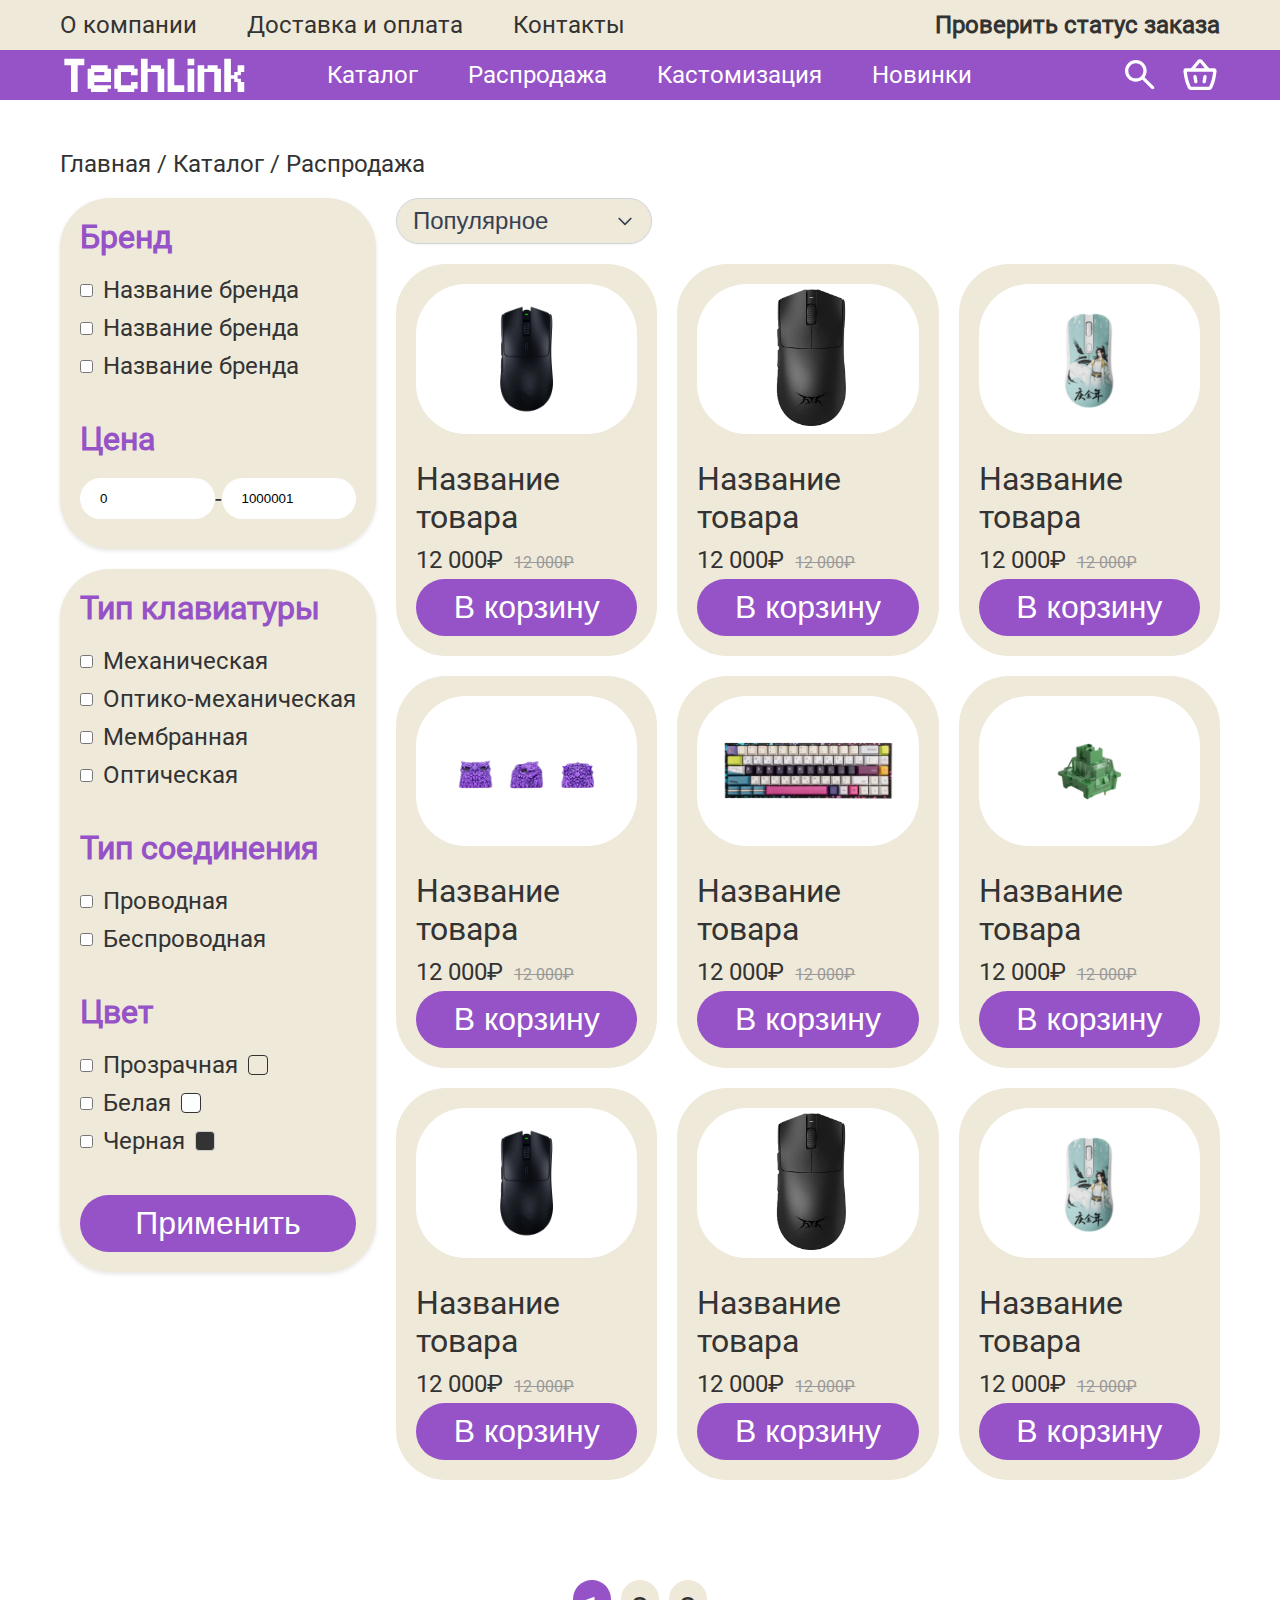
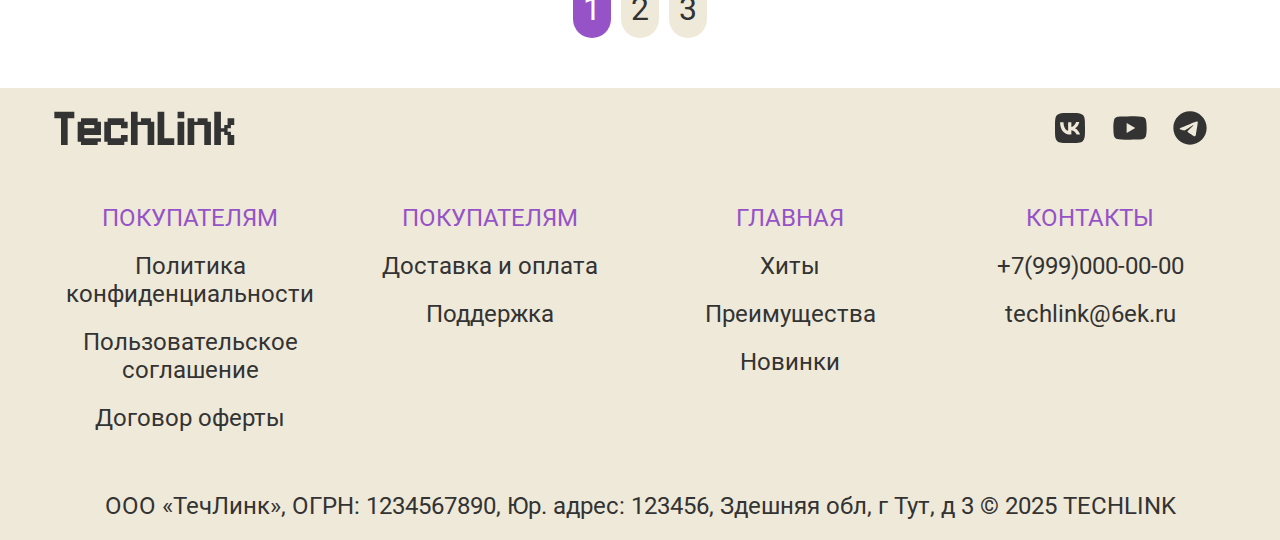
<file: sales.html>
<!DOCTYPE html>
<html lang="ru">
<head>
  <meta charset="UTF-8">
  <meta name="viewport" content="width=device-width, initial-scale=1.0, maximum-scale=1.0, minimum-scale=1.0">
  <link rel="stylesheet" href="./src/css/styles.css">
  <link rel="stylesheet" href="./src/css/catalog.css">
  <link rel="stylesheet" href="./src/css/checkStatus.css">
  <link rel="stylesheet" href="./src/css/searchPanel.css">
  <title>TechLink | Распродажа</title>
</head>
<body>
  <header>
    <div class="firstly-header">
      <nav>
        <ul class="left-side-header">
          <li>
            <a href="./aboutcompany.html">О компании</a>
          </li>
          <li>
            <a href="./delivery.html">Доставка и оплата</a>
          </li>
          <li>
            <a href="./404.html">Контакты</a>
          </li>
        </ul>
      </nav>
      <div class="right-side-header">
        <a href="#" id="check-status-span">Проверить статус заказа</a>
      </div>
    </div>
    <div class="main-header">
      <div class="header-logo">
        <a href="./">
          <img src="./src/icons/WhiteTechLinkLogo.svg" alt="Logo" width="189px" height="34px">
        </a>
      </div>
      <nav>
        <ul class="center-header">
          <li><a href="./catalog.html">Каталог</a></li>
          <li><a href="./sales.html">Распродажа</a></li>
          <li><a href="./custom_items.html">Кастомизация</a></li>
          <li><a href="./new_items.html">Новинки</a></li>
        </ul>
      </nav>
      <nav>
        <ul class="right-side-main-header">
          <li><a href="#" id="search-btn">
              <img src="./src/icons/icon-search.svg" alt="Search" width="40" height="40">
            </a>
          </li>
          <li><a href="./cart_items.html">
              <img src="./src/icons/icon-bag.svg" alt="Cart" width="40" height="40">
            </a>
          </li>
          <li class="burger-btn" id="burger-btn"><img src="./src/icons/burger.svg" alt="burger" width="40" height="40"></li>
        </ul>
      </nav>
    </div>
    <div class="mobile-menu" id="mobile-menu">
      <button class="close-btn" id="close-btn">&times;</button>
      <ul>
        <li><a href="./catalog.html">Каталог</a></li>
        <li><a href="./sales.html">Распродажа</a></li>
        <li><a href="./custom_items.html">Кастомизация</a></li>
        <li><a href="./new_items.html">Новинки</a></li>
        <li><hr></li>
        <li><a href="./aboutcompany.html">О компании</a></li>
        <li><a href="./delivery.html">Доставка и оплата</a></li>
        <li><a href="./404.html">Контакты</a></li>
        <li><a href="#" id="check-status-span-mobile">Проверить статус заказа</a></li>
      </ul>
    </div>
  </header>
  <script src="./src/js/burgerMenu.js"></script>

  <div id="overlay"></div>
  <div id="order-status-panel">
    <div class="panel-content">
      <div class="header-panel">
        <h3>Проверить статус заказа</h3>
        <a class="close-btn" id="close-check-status-btn">
          <img src="./src/icons/close.svg">
        </a>
      </div>
      <p>Введите номер заказа</p>
      <input type="text" placeholder="364H7DT374">
      <p>Введите номер телефона</p>
      <input type="tel" placeholder="+7(999)000-00-00">
      <a href="#" class="button-text-outline">Узнать статус заказа</a>
    </div>
  </div>
  <script src="./src/js/checkStatus.js"></script>

  <div id="search-panel">
    <div class="search-content">
      <div class="search-input">
        <input type="text" placeholder="Поиск"/>
        <a href="#" class="search-icon">
          <img src="./src/icons/search.svg" width="29px" height="29px">
        </a>
      </div>
      <div class="search-suggestions">
        <span>Часто ищут:</span>
        <a href="./item.html">
          <img src="./src/icons/search.svg" width="21px" height="21px"> Akko Monsgeek</a>
        <a href="./item.html">
          <img src="./src/icons/search.svg" width="21px" height="21px"> Мышь AG One 8K White</a>
      </div>
    </div>
  </div>
  <script src="./src/js/search.js"></script>

  <main class="catalog-page">
    <div class="breadcrumbs">
        <a href="./">Главная</a> / <a href="./catalog.html">Каталог</a> / Распродажа
    </div>
    <div class="content-wrapper">
      <aside>
        <div class="filters">
        <div class="filter-group">
            <h4>Бренд</h4>
            <label><input type="checkbox"> Название бренда</label>
            <label><input type="checkbox"> Название бренда</label>
            <label><input type="checkbox"> Название бренда</label>
        </div>
        <div class="filter-group">
          <h4>Цена</h4>
          <label><input type="number" placeholder="от" value="0" min="0" max="1000000"> - <input type="number" placeholder="до" min="1" max="1000001" value="1000001"></label>
      </div>
      </div>
      <div class="filters">
        <div class="filter-group">
            <h4>Тип клавиатуры</h4>
            <label><input type="checkbox"> Механическая</label>
            <label><input type="checkbox"> Оптико-механическая</label>
            <label><input type="checkbox"> Мембранная</label>
            <label><input type="checkbox"> Оптическая</label>
        </div>
        <div class="filter-group">
            <h4>Тип соединения</h4>
            <label><input type="checkbox"> Проводная</label>
            <label><input type="checkbox"> Беспроводная</label>
        </div>
        <div class="filter-group">
            <h4>Цвет</h4>
            <label><input type="checkbox"> Прозрачная <span class="color-indicator transparent"></span></label>
            <label><input type="checkbox"> Белая <span class="color-indicator white"></span></label>
            <label><input type="checkbox"> Черная <span class="color-indicator black"></span></label>
        </div>
        <button class="button-catalog">Применить</button>
      </div>
    </aside>

      

      <div class="products-section">
        <div class="dropdown">
            <button id="dropdownButton" class="dropdown-button">
                <span>Популярное</span>
                <svg class="arrow-icon" xmlns="http://www.w3.org/2000/svg" fill="none" viewBox="0 0 24 24" stroke="currentColor">
                    <path stroke-linecap="round" stroke-linejoin="round" stroke-width="2" d="M19 9l-7 7-7-7" />
                </svg>
            </button>
            <div id="dropdownMenu" class="dropdown-menu hidden">
                <a href="#" class="dropdown-item">Популярное</a>
                <a href="#" class="dropdown-item">Сначала дешевое</a>
                <a href="#" class="dropdown-item">Сначала дорогое</a>
                <a href="#" class="dropdown-item">По новизне</a>
            </div>
        </div>
        <div class="product-grid">
          <a class="product-card" href="./item.html">
              <img src="./src/img/item.png" class="product-image">
              <h3 class="product-title">Название товара</h3>
              <p class="product-price">12 000₽ <span class="old-price">12 000₽</span></p>
              <button class="button-catalog">В корзину</button>
          </a>
          <a class="product-card" href="./item.html">
              <img src="./src/img/item1.png" class="product-image">
              <h3 class="product-title">Название товара</h3>
              <p class="product-price">12 000₽ <span class="old-price">12 000₽</span></p>
              <button class="button-catalog">В корзину</button>
          </a>
          <a class="product-card" href="./item.html">
            <img src="./src/img/item2.png" class="product-image">
              <h3 class="product-title">Название товара</h3>
              <p class="product-price">12 000₽ <span class="old-price">12 000₽</span></p>
              <button class="button-catalog">В корзину</button>
          </a>
          <a class="product-card" href="./item.html">
              <img src="./src/img/item-artisan.png" class="product-image">
              <h3 class="product-title">Название товара</h3>
              <p class="product-price">12 000₽ <span class="old-price">12 000₽</span></p>
              <button class="button-catalog">В корзину</button>
          </a>
          <a class="product-card" href="./item.html">
            <img src="./src/img/item-keycaps.png" class="product-image">
              <h3 class="product-title">Название товара</h3>
              <p class="product-price">12 000₽ <span class="old-price">12 000₽</span></p>
              <button class="button-catalog">В корзину</button>
          </a>
          <a class="product-card" href="./item.html">
            <img src="./src/img/item-switch.png" class="product-image">
              <h3 class="product-title">Название товара</h3>
              <p class="product-price">12 000₽ <span class="old-price">12 000₽</span></p>
              <button class="button-catalog">В корзину</button>
          </a>
          <a class="product-card" href="./item.html">
            <img src="./src/img/item.png" class="product-image">
              <h3 class="product-title">Название товара</h3>
              <p class="product-price">12 000₽ <span class="old-price">12 000₽</span></p>
              <button class="button-catalog">В корзину</button>
          </a>
          <a class="product-card" href="./item.html">
            <img src="./src/img/item1.png" class="product-image">
              <h3 class="product-title">Название товара</h3>
              <p class="product-price">12 000₽ <span class="old-price">12 000₽</span></p>
              <button class="button-catalog">В корзину</button>
          </a>
          <a class="product-card" href="./item.html">
            <img src="./src/img/item2.png" class="product-image">
              <h3 class="product-title">Название товара</h3>
              <p class="product-price">12 000₽ <span class="old-price">12 000₽</span></p>
              <button class="button-catalog">В корзину</button>
          </a>
      </div>
    </div>
  </div>
    <div class="pagination">
      <a href="#" class="page-link active">1</a>
      <a href="#" class="page-link">2</a>
      <a href="#" class="page-link">3</a>
    </div>
  
    <script src="./src/js/dropdown-filter.js"></script>
  </main>

  <footer>
    <!-- first part footer -->
    <div class="footer-first-part">
      <div class="logo-footer">
        <img src="./src/icons/GrayTechLinkLogo.svg" alt="Logo" width="189px" height="34px">
      </div>
      <nav>
        <ul class="footer-socials">
          <li><a href="https://vk.com/techlink" target="_blank">
              <img src="./src/icons/vk.svg" width="40px" height="40px">
            </a>
          </li>
          <li><a href="https://youtube.com/techlink" target="_blank">
              <img src="./src/icons/yt.svg" width="40px" height="40px">
            </a>
          </li>
          <li><a href="https://t.me/techlink" target="_blank">
              <img src="./src/icons/tg.svg" width="40px" height="40px">
            </a>
          </li>
        </ul>
      </nav>
    </div>
    <!-- main part footer -->
    <div class="footer-main-part">
      <article class="footer-column">
        <h3>Покупателям</h3>
      <ul>
        <li><a href="#">Политика конфиденциальности</a></li>
        <li><a href="#">Пользовательское соглашение</a></li>
        <li><a href="#">Договор оферты</a></li>
      </ul>
    </article>
    <article class="footer-column">
      <h3>Покупателям</h3>
      <ul>
        <li><a href="./delivery.html">Доставка и оплата</a></li>
        <li><a href="#">Поддержка</a></li>
      </ul>
    </article>
    <article class="footer-column">
      <h3>Главная</h3>
      <ul>
        <li><a href="./sales.html">Хиты</a></li>
        <li><a href="#">Преимущества</a></li>
        <li><a href="./new_items.html">Новинки</a></li>
      </ul>
    </article>
    <article class="footer-column">
      <h3>Контакты</h3>
        <ul>
          <li><a href="tel:+79990000000">+7(999)000-00-00</a></li>
          <li><a href="mailto:techlink@6ek.ru">techlink@6ek.ru</a></li>
        </ul>
      </article>
    </div>
    <p class="footer-information">ООО «ТечЛинк», ОГРН: 1234567890, Юр. адрес: 123456, Здешняя обл, г Тут, д 3 © 2025 TECHLINK</p>
  </footer>
</body>
</html>
</file>
<file: src/css/styles.css>
/* font connection */
@font-face {
    font-family: 'Roboto';
    src: url('../fonts/Roboto-Regular.woff2') format('woff2');
    font-weight: normal; 
    font-style: normal;
    font-display: swap
}

html, body {
    font-family: 'Roboto', sans-serif;
    font-size: 24px;
    color: #333333;
    margin: 0;
}
/* font connection */

/* general settings */
* {
    margin: 0;
    padding: 0;
    outline: 0;
    box-sizing: border-box;
}

main {
  max-width: 1920px;
  margin: 0 auto;
}

/* scrollbar settings */
::-webkit-scrollbar {
    width: 12px;
}

::-webkit-scrollbar-track {
    background: white; /
}

::-webkit-scrollbar-thumb {
    background-color: #9652C7;
    border-radius: 50px;
    border: 1px solid #EFE9D9;
}
/* scrollbar settings */

a {
    text-decoration: none;
}

section {
    padding-bottom: 200px;
    padding-left: 60px;
    padding-right: 60px;
    max-width: 1920px;
    margin: 0 auto;
}

h2 {
    text-transform: uppercase;
}

input {
    border-radius: 50px;
}

/* general settings */

/* header */
header {
    background-color: #EFE9D9;
    margin-bottom: 50px;
  }
  
  .firstly-header {
    display: flex;
    justify-content: space-between;
    align-items: center;
    padding: 11px 60px;
  }
  
  .left-side-header {
    display: flex;
    list-style: none;
  }
  
  .left-side-header li {
    margin-right: 50px;
  }
  
  .left-side-header a {
    color: #333333;
    transition: color 0.25s;
  }
  
  .left-side-header a:hover,
  .left-side-header a:active {
    color: #9652C7;
  }
  
  .right-side-header a {
    color: #333333;
    font-weight: 700;
    text-decoration: none;
    transition: color 0.25s;
  }
  
  .right-side-header a:hover,
  .right-side-header a:active {
    color: #9652C7;
  }
  
  .main-header {
    background-color: #9652C7;
    display: flex;
    align-items: center;
    justify-content: space-between;
    padding: 0 60px;
  }
  
  .header-logo img {
    width: 189px;
    height: 34px;
    display: block;
    margin: 8px 0;
  }
  
  .center-header,
  .right-side-main-header {
    display: flex;
    list-style: none;
  }
  
  .center-header li {
    margin-right: 50px;
  }
  
  .center-header a {
    color: #FFFFFF;
    text-decoration: none;
    transition: color 0.25s;
    padding: 11px 0;
    display: block;
  }
  
  .center-header a:hover {
    color: #333333;
  }
  
  .right-side-main-header li {
    margin-left: 20px;
    height: 40px;
    width: 40px;
  }
  
  .right-side-main-header img {
    transition: 0.25s;
  }
  
  .right-side-main-header img:hover {
    background-color: hsla(44, 41%, 89%, 0.5);
    border-radius: 50px;
    padding: 5px 6px 6px 5px;
  }
  
.burger-btn {
    display: none;
    flex-direction: column;
    cursor: pointer;
    z-index: 999;
  }
  
  .burger-btn span {
    display: block;
    height: 4px;
    background-color: #FFFFFF;
    border-radius: 2px;
  }
  
  .mobile-menu {
    display: none;
    position: fixed;
    top: 0;
    right: -100%;
    width: 100%;
    height: 100vh;
    background-color: #9652C7;
    padding: 60px 20px;
    transition: right 0.25s ease;
    z-index: 1000;
    flex-direction: column;
    align-items: center;
  }
  
  .mobile-menu.active {
    right: 0;
  }
  
  .close-btn {
    position: absolute;
    top: 25px;
    right: 60px;
    background: none;
    border: none;
    font-size: 30px;
    color: #FFFFFF;
    cursor: pointer;
    transition: color 0.25s;
  }
  
  .close-btn:hover {
    color: #333333;
  }
  
  .mobile-menu ul {
    list-style: none;
    padding: 0;
    margin: 50px 0 0;
    text-align: center;
  }
  
  .mobile-menu li {
    margin-bottom: 20px;
  }
  
  .mobile-menu a {
    color: #FFFFFF;
    font-size: 24px;
    text-decoration: none;
    transition: color 0.25s;
  }
  
  .mobile-menu a:hover {
    color: #333333;
  }
  @media (max-width: 1200px) {
    .firstly-header,
    .center-header {
      display: none;
    }
  
    .main-header {
      padding: 8px 20px;
    }
    
    .header-logo img {
      width: 120px;
    }
  
    .burger-btn {
      display: flex;
    }
  
    .mobile-menu {
      display: flex;
    }
  }
/* header */

/* categories */
.categories {
    display: grid;
    grid-template-columns: repeat(12, 1fr);
    grid-template-rows: repeat(7, 1fr);
    gap: 20px;
    max-width: 1920px;
  }
  
  .category {
    position: relative;
    display: flex;
    justify-content: center;
    align-items: center;
    border-radius: 50px;
    background-color: #EFE9D9;
    overflow: hidden;
  }
  
  .category img {
    width: 100%;
    height: 100%;
    object-fit: cover;
    border-radius: 50px;
    display: block;
  }
  
  .category h2 {
    position: absolute;
    top: 30px;
    right: 60px;
    color: #333333;
    font-size: 36px;
    font-weight: 700;
    margin: 0;
  }
  
  .category1 {
    grid-column: 1 / span 7;
    grid-row: 1 / span 4;
  }
  
  .category2 {
    grid-column: 8 / span 5;
    grid-row: 1 / span 4;
  }
  
  .category3 {
    grid-column: 1 / span 5;
    grid-row: 5 / span 3;
  }
  
  .category4 {
    grid-column: 6 / span 4;
    grid-row: 5 / span 3;
  }
  
  .category5 {
    grid-column: 10 / span 3;
    grid-row: 5 / span 3;
  }
  
  .button-text {
    background-color: #9652C7;
    color: #FFFFFF;
    border-radius: 50px;
    font-weight: 400;
    text-transform: uppercase;
    text-decoration: none;
    display: flex;
    align-items: center;
    justify-content: center;
    transition: background-color 0.25s;
  }
  
  .button-text:hover {
    background-color: #333333;
  }

  .category .button-text {
    position: absolute;
    bottom: 60px;
    right: 120px;
    width: 387px;
    height: 59px;
    background-color: #9652C7;
    color: #FFFFFF;
    border-radius: 50px;
    font-size: 32px;
    font-weight: 400;
    text-transform: uppercase;
    text-decoration: none;
    display: flex;
    align-items: center;
    justify-content: center;
    transition: background-color 0.25s;
  }
  
  .category .button-text:hover {
    background-color: #333333;
  }
  
  .button-icon {
    position: absolute;
    bottom: 60px;
    right: 60px;
    background-color: #9652C7;
    border-radius: 50px;
    padding: 10px 13px 11px 14px;
    display: flex;
    width: 60px;
    height: 60px;
    align-items: center;
    justify-content: center;
    transition: background-color 0.25s;
  }
  
  .button-icon:hover {
    background-color: #333333;
  }
  
  .button-icon img {
    width: 40px;
    height:40px;
    transform: rotate(45deg);
    transition: transform 0.25s;
  }
  
  .button-icon:hover img {
    transform: rotate(45deg) scale(1.1);
  }
  
  @media (max-width: 1200px) {
    .categories {
      grid-template-columns: repeat(2, 1fr);
      grid-template-rows: auto;
      gap: 15px;
      padding: 0 20px 40px;
    }
  
    .category1,
    .category2,
    .category3,
    .category4,
    .category5 {
      grid-column: 1 / -1;
      grid-row: auto;
      min-height: 300px;
      max-height: 300px;
    }
  
    .category h2 {
      top: 20px;
      right: 40px;
    }

    .category .button-text {
        width: 300px;
        height: 50px;
        font-size: 24px;
        bottom: 40px;
        right: 80px;
      }

    .button-icon {
      bottom: 40px;
      right: 40px;
    }
  }
  
  @media (max-width: 768px) {
    .categories {
      grid-template-columns: 1fr;
      gap: 10px;
    }
  
    .category h2 {
      font-size: 20px;
      right: 30px;
    }

    .category .button-text {
        width: 200px;
        height: 45px;
        font-size: 20px;
        bottom: 30px;
        right: 60px;
      }
  
    .button-icon {
      bottom: 30px;
      right: 30px;
    }
  }
/* categories */

/* hits & newest */
.hits,
.newest {
  max-width: 1920px;
}

.hits h2,
.newest h2 {
  font-size: 48px;
  font-weight: 400;
  text-align: center;
  margin: 0 0 50px;
}

.items {
  display: grid;
  grid-template-columns: repeat(4, 1fr);
  gap: 20px;
}

.item {
  background-color: #EFE9D9;
  border-radius: 50px;
  padding: 30px;
  display: flex;
  flex-direction: column;
  transition: transform 0.25s, box-shadow 0.25s;
}

.item:hover {
  transform: translateY(-10px);
  box-shadow: 0 10px 20px rgba(0, 0, 0, 0.1);
}

.item img {
  width: 100%;
  max-width: 327px;
  height: 200px;
  object-fit: contain;
  border-radius: 50px;
  margin: 0 auto;
  background-color: white;
}

.item h3 {
  color: #9652C7;
  font-size: 32px;
  font-weight: 400;
  margin: 20px 0 10px;
  text-align: left;
}

.item p {
  color: #333333;
  font-size: 24px;
  margin: 0;
  text-align: left;
}

.discount {
  font-size: 16px;
  color: #999999;
  text-decoration: line-through;
  margin-left: 10px;
}

@media (max-width: 1200px) {
    .hits,
    .newest {
      padding: 40px 20px;
    }
  
    .items {
      grid-template-columns: repeat(2, 1fr);
      gap: 15px;
    }
  
    .item {
      padding: 30px;
    }
  
    .item h3 {
      font-size: 28px;
    }
  
    .item p {
      font-size: 20px;
    }
  
    .discount {
      font-size: 14px;
    }
  }
  
  @media (max-width: 768px) {
    .hits h2,
    .newest h2 {
      font-size: 36px;
      margin-bottom: 30px;
    }
  
    .items {
      grid-template-columns: 1fr;
      gap: 10px;
    }
  
    .item {
      padding: 30px;
    }
  
    .item img {
      max-width: 280px;
      height: 180px;
    }
  
    .item h3 {
      font-size: 18px;
    }
  
    .item p {
      font-size: 14px;
    }
  }

/* hits & newest */

/* why we */  
  .why-we h2 {
    font-size: 48px;
    font-weight: 400;
    text-align: center;
    margin: 0 0 50px;
  }
  
  .why-we-items {
    display: grid;
    grid-template-columns: repeat(3, 1fr);
    grid-template-rows: repeat(2, 1fr);
    gap: 20px;
  }
  
  .why-we-item {
    background-color: #EFE9D9;
    border-radius: 50px;
    display: flex;
    flex-direction: column;
    justify-content: center;
    align-items: center;
    padding: 40px 20px;
    text-align: center;
    min-height: 220px;
  }
  
  .why-we-item h3 {
    font-size: 48px;
    font-weight: 400;
    color: #9652C7;
    text-transform: uppercase;
    margin: 0 0 10px;
  }
  
  .why-we-item p {
    font-size: 24px;
    margin: 0;
    line-height: 1.4;
  }
  
  .wwi1 {
    grid-column: 1 / 2;
    grid-row: 1 / 2;
  }
  
  .wwi2 {
    grid-column: 2 / 3;
    grid-row: 1 / 2;
  }
  
  .wwi3 {
    grid-column: 1 / 2;
    grid-row: 2 / 3;
  }
  
  .wwi4 {
    grid-column: 2 / 3;
    grid-row: 2 / 3;
  }
  
  .wwi5 {
    grid-column: 3 / 4;
    grid-row: 1 / 3;
    padding: 40px 60px;
    text-align: left;
    display: flex;
    flex-direction: column;
    align-items: flex-start;
  }
  
  .wwi5 h3 {
    font-size: 48px;
    margin-bottom: 20px;
  }
  
  .wwi5 p {
    font-size: 24px;
    line-height: 1.4;
    margin-bottom: 30px; 
  }
  
  .wwi5 .button-text {
    width: 387px;
    height: 59px;
    font-size: 32px;
  }
  
  @media (max-width: 1200px) {  
    .why-we {
      padding: 40px 20px;
    }

    .why-we h2 {
      margin-bottom: 30px;
    }
  
    .why-we-items {
      grid-template-columns: repeat(2, 1fr);
      grid-template-rows: auto;
      gap: 15px;
    }
  
    .wwi1,
    .wwi2,
    .wwi3,
    .wwi4 {
      min-height: 180px;
      padding: 30px 15px;
    }
  
    .wwi5 {
      grid-column: 1 / -1;
      grid-row: auto;
      padding: 30px 40px;
    }
  
    .why-we-item h3 {
      font-size: 24px;
    }
  
    .why-we-item p {
      font-size: 18px;
    }
  
    .wwi5 h3 {
      font-size: 24px;
      margin-bottom: 15px;
    }
  
    .wwi5 p {
      font-size: 18px;
      margin-bottom: 20px; 
    }
  
    .wwi5 .button-text {
      width: 150px;
      height: 50px;
      font-size: 20px;
    }
  }
/* why we */

/* footer */
footer {
    background-color: #EFE9D9;
    margin: 0 auto;
}

footer a {
    color: #333333;
    transition: 0.25s;
}

footer a:hover {
    color: #9652C7;
}

.footer-first-part {
    display: flex;
    justify-content: space-between;
    padding: 20px 50px 50px 50px;
    align-items: center;
}

.footer-socials {
    display: flex;
    list-style: none;
}

.footer-socials li {
    margin-right: 20px;
}

.footer-socials img {
    transition: 0.25s;
}

.footer-socials img:hover {
    padding: 5px;
    border-radius: 50px;
    background-color: hwb(275 32% 22% / 0.5);
}

.footer-socials img:active {
    padding: 5px;
    border-radius: 50px;
    background-color: hwb(275 32% 22% / 0.5);
}

.footer-main-part {
    text-align: center;
    display: grid;
    grid-template-columns: repeat(4, 1fr);
    gap: 40px;
    margin: 0 60px 60px 60px;
  }

  .footer-column h3 {
    color: #9652C7;
    text-transform: uppercase;
    font-size: 24px;
    font-weight: 400;
    margin-bottom: 20px;
  }

.footer-column ul {
    list-style: none;
}

.footer-column li {
    margin-top: 20px;
}

.footer-information {
    text-align: center;
    padding-bottom: 20px;
    margin: 0 20px;
}

@media (max-width: 1200px) {
    .footer-main-part {
        grid-template-columns: repeat(2, 1fr);
        gap: 50px;
        margin-bottom: 40px;
      }
    .footer-column h3 {
        font-size: 20px;
    }

    .footer-column li {
        font-size: 20px;
    }

    .footer-information {
        font-size: 20px;
    }
}

@media (max-width: 768px) {
    .footer-first-part {
        flex-direction: column;
        align-items: center;
        padding: 20px 0;
      }
      .footer-socials li {
        margin: 0 10px;
      }

      .footer-main-part {
        grid-template-columns: 1fr;
        gap: 20px;
        margin-bottom: 30px;
      }

      .footer-column {
        font-size: 18px
      }

      .footer-information {
        font-size: 18px;
      }

}
/* footer */

.terms-and-costs h2,
.pickup h2,
.payment h2 {
    text-align: center;
    font-weight: normal;
    font-size: 48px;
    margin-bottom: 50px;
}

.terms-and-costs img,
.pickup img {
    display: block;
    margin-left: auto;
    margin-right: auto;
    border-radius: 50px;
    max-width: 100%;
    height: auto;
}

.payment-methods {
    display: flex;
    justify-content: space-between;
    gap: 20px;
}

.payment-method {
    background-color: #f4efe3;
    padding: 20px 60px;
    border-radius: 50px;
    text-align: center;
    align-content: center;
    height: 176px;
    max-width: 387px;
    width: 100%;
    box-shadow: 0 2px 8px rgba(0, 0, 0, 0.1);
    transition: transform 0.2s ease-in-out, box-shadow 0.2s ease-in-out;
}

.payment-method:hover {
    transform: translateY(-5px);
    box-shadow: 0 4px 12px rgba(0, 0, 0, 0.15);
}

.purple-text {
    color: #9652C7;
    font-size: 20px;
    font-weight: bold;
}

.payment-method br + span {
    font-size: 16px;
    color: #333;
}

@media (max-width: 1200px) {
    .terms-and-costs h2,
    .pickup h2,
    .payment h2 {
        font-size: 36px;
        margin-bottom: 30px;
    }

    .terms-and-costs,
    .pickup,
    .payment {
        margin-bottom: 50px;
    }

    .payment-methods {
        flex-direction: column;
        align-items: center;
        gap: 15px;
    }

    .payment-method {
        max-width: 100%;
        height: auto;
        padding: 20px 30px;
        min-height: 120px;
    }
}

@media (max-width: 480px) {
    .terms-and-costs h2,
    .pickup h2,
    .payment h2 {
        font-size: 28px;
        margin-bottom: 20px;
    }

    .purple-text {
        font-size: 18px;
    }

    .payment-method br + span {
        font-size: 14px;
    }

    .payment-method {
        padding: 15px 20px;
        min-height: 100px;
    }
}


.about-company {
  display: grid;
  grid-template-columns: 1fr 1fr;
  gap: 20px;
  max-width: 1920px;
}

.about-company-img {
  border-radius: 50px;
  overflow: hidden;
}

.about-company-img img {
  display: block;
  width: 100%;
  height: 100%;
  object-fit: cover;
}

.about-company-text {
  background-color: #EFE9D9;
  border-radius: 50px;
  padding: 60px 136px;
  display: flex;
  flex-direction: column;
}

.logo-wrapper {
  margin-bottom: 60px;
}

.logo-wrapper img {
  display: block;
  width: 189px;
  height: 34px;
}

.about-company-text h3 {
  font-size: 24px;
  font-weight: 700;
  color: #9652C7;
  margin: 40px 0 10px;
}

.about-company-text p {
  font-size: 24px;
  line-height: 1.5;
  color: #333333;
  margin-bottom: 52px;
}


@media (max-width: 1200px) {
  .about-company {
    grid-template-columns: 1fr;
    gap: 15px;
    padding: 40px 20px;
  }

  .about-company-text {
    padding: 40px 60px;
  }

  .about-company-text h3 {
    font-size: 20px;
    margin: 30px 0 8px;
  }

  .about-company-text p {
    font-size: 20px;
    margin-bottom: 42px;
  }

  .logo-wrapper {
    margin-bottom: 40px;
  }
}

@media (max-width: 768px) {
  .about-company {
    gap: 10px;
  }

  .about-company-img img {
    max-height: 400px;
  }

  .about-company-text {
    padding: 30px 40px;
  }

  .about-company-text h3 {
    font-size: 18px;
    margin: 20px 0 5px;
  }

  .about-company-text p {
    font-size: 18px;
    margin-bottom: 32px;
  }

  .logo-wrapper {
    margin-bottom: 30px;
  }

  .logo-wrapper img {
    width: 150px;
    height: 27px;
  }
}


.not-found-section {
  text-align: center;
}

.not-found-404 {
  display: flex;
  align-items: center;
  justify-content: center;
}

.not-found-404 h1 {
  font-size: 384px;
  line-height: 1;
  color: #333;
}

.not-found-404 img {
  transform: rotate(-70deg);
  width: 373px;
  height: 159px;
}

.not-found-btn {
  display: flex;
  justify-content: center;
  margin-top: 100px;
}

.not-found-btn .button-text {
  width: 100%;
  max-width: 724px;
  height: 59px;
  font-size: 32px;  
  background-color: #9652C7;
  color: #fff;
  text-decoration: none;
  display: flex;
  align-items: center;
  justify-content: center;
  border-radius: 50px;
  transition: background-color 0.2s ease-in-out, transform 0.2s ease-in-out;
}

.not-found-btn .button-text:hover {
  background-color: #333333;
}
@media (max-width: 1200px) {
  .not-found-404 h1 {
    font-size: 200px;
  }

  .not-found-404 img {
      width: 200px;
      height: 85px;
  }
}

@media (max-width: 768px) {

  .not-found-btn {
      margin-top: 50px;
  }

  .not-found-btn .button-text {
      max-width: 100%;
      font-size: 24px;
      height: 50px;
  }
}

@media (max-width: 480px) {
  .not-found-404 h1 {
      font-size: 120px;
  }

  .not-found-404 img {
      width: 150px;
      height: 64px;
  }

  .not-found-btn .button-text {
      font-size: 16px;
      height: 45px;
  }
}



.items-text {
    margin-left: 50px;
}

.items-text .purple-text {
    font-size: 32px;
}

.button-text-outline {
    border-color: #9652C7;
    color: #9652C7;
    border-radius: 50px;
    border-width: 1px;
    border-style: solid;
    text-align: center;
    align-content: center;
    justify-content: center;
    font-size: 24px;
    font-weight: 400;
    z-index: 2;
    transition: 0.25s;
    height: 59px;
}

.button-text-outline:hover {
    border-color: #333333;
    color: #333333;
}

.button-text-outline:active {
    border-color: #333333;
    background-color: #333333;
    color: #EFE9D9;
}


#overlay {
    position: fixed;
    top: 0;
    left: 0;
    width: 100%;
    height: 100%;
    background: rgba(0, 0, 0, 0.5); 
    z-index: 1000;
    display: none;
  }

  body.modal-open #overlay {
    display: block;
  }
  
  body.modal-open {
    overflow: hidden;
  }
</file>
<file: src/css/checkStatus.css>
#order-status-panel {
    position: fixed;
    top: 0;
    right: -100%;
    width: 40%;
    max-width: 100%;
    height: 100vh;
    background-color: #fff;
    box-shadow: -2px 0 10px rgba(0, 0, 0, 0.2);
    transition: right 0.25s ease;
    z-index: 1001;
    overflow-y: auto;
  }

@media (max-width: 1200px) {
  #order-status-panel {
    width: 100%;
  }
}
  
  #order-status-panel.open {
    right: 0;
  }
  
  .panel-content {
    padding: 60px;
    display: flex;
    flex-direction: column;
    gap: 15px;
  }

  .header-panel {
    display: flex;
    justify-content: space-between;
    margin-bottom: 50px;
  }

  .panel-content input {
    margin-bottom: 20px;
    padding: 10px;
    background-color: #EFE9D9;
    border: none;
    border-radius: 50px;
    font-size: 24px;
  }

  .panel-content p  {
    margin-bottom: 20px;
  }
  
  .close-btn {
    align-self: flex-end;
    background: none;
    border: none;
    font-size: 24px;
    cursor: pointer;
  }

.panel-content .button-text-outline {
    margin-top: 30px;
    border-color: #333333;
    color: #333333;
    height: 48px;
}

.panel-content .button-text-outline:hover {
    border-color: #9652C7;
    color: #9652C7;
}

.panel-content .button-text-outline:active {
    color: #EFE9D9;
    background-color: #9652C7;
    border-color: #9652C7;
}
</file>
<file: src/css/searchPanel.css>
#search-panel {
    display: none;
    position: fixed;
    z-index: 1001;
    top: 50%;
    left: 50%;
    transform: translate(-50%, -50%);
    background: white;
    border-radius: 40px;
    padding: 40px;
    box-shadow: 0 10px 30px rgba(0, 0, 0, 0.3);
    max-width: 894px;
    width: 100%;
  }
  
  #search-panel.open {
    display: flex;
    align-items: center;
    justify-content: center;
  }

  .search-content {
    width: 100%;
  }

  .search-input {
    display: flex;
    align-items: center;
    border: 2px solid #a067d3;
    border-radius: 50px;
  }
  
  .search-input input {
    flex: 1;
    padding-top: 21px;
    padding-bottom: 21px;
    padding-left: 20px;
    border: none;
    font-size: 24px;
  }
  
  .search-icon img {
    margin: 20px;
  }

  



  .search-suggestions {
    margin-top: 18px;
    font-size: 24px;
  }
  
  .search-suggestions span {
    margin-right: 10px;
  }
  
  .search-suggestions a {
    text-decoration: none;
    color: #333333;
    display: inline-flex;
    align-items: center;
    gap: 4px;
    transition: 0.25s;
    margin-right:10px;
  }

  .search-suggestions a:hover {
    color:#a067d3;
  }
</file>
<file: src/css/cart.css>
.cart-main {
    max-width: 1920px;
    margin: 0 auto;
    
}

.cart-items {
    background-color: #EFE9D9;
    border-radius: 50px;
    padding: 30px;
    margin-bottom: 50px;
    display: flex;
    align-items: center;
    justify-content: space-between;
}

.cart-item-image {
    max-width: 327px;
    max-height: 324px;
    height: 100%;
    width: 100%;
    object-fit:contain;
    background-color: white;
    border-radius: 50px;
    cursor: pointer;
}

.item-details {
    flex: 1;
    display: flex;
    justify-content: space-between;
    align-items: center;
    margin-left: 50px;
}

.item-text {
    display: flex;
    flex-direction: column;
    cursor: pointer;
}

.purple-text {
    font-size: 24px;
    color: #9652C7;
}

.stock-warning {
    font-size: 16px;
    color: #DA4F5D;
    margin-top: 5px;
}

.cart-item-price {
    font-size: 32px;
    margin-top: 10px;
}

.qty {
    display: inline-flex;
    border-radius: 50px;
    background-color: white;
    padding: 10px 20px;
    margin-left: 40px;
}

.qty a {
    display: flex;
    justify-content: center;
    align-items: center;
}

.qty input {
    font-size: 32px;
    border: none;
    width: 3rem;
    text-align: center;
    height: 3rem;
}

.cart-total {
    margin-top: 100px;
    margin-left: 50%;
    justify-content: center;
    text-align: left;
    margin-bottom: 40px;
}

.total {
    display: flex;
    margin-bottom: 40px;
    justify-content: space-between;
}

.gift-sert {
    margin-bottom: 40px;
    display: flex;
    align-items: center;
}

.gift-sert input {
    margin-top: 10px;
    width: 100%;
    font-size: 24px;
    padding-left: 20px;
    border-color: #CBB989;
    margin-right: 20px;
    padding-top: 10px;
    padding-bottom: 10px;
    border-style: solid;
}

.gift-sert input::placeholder {
    color: #CBB989;
}

.gift-sert .button-text-outline {
    position: flex;
    max-width: 251px;
    width: 100%;
}

.cart-total .button-text {
    width: 100%;
    height: 59px;
    font-size: 24px;
    margin-top: 40px;
}

@media (max-width: 1024px) {
    .cart-items {
        flex-direction: column;
        align-items: flex-start;
        padding: 20px;
    }

    .cart-item-image {
        width: 100%;
        height: auto;
        max-height: 324px;
        max-width: 100%;
    }

    .item-details {
        flex-direction: column;
        margin-left: 0;
        margin-top: 20px;
        width: 100%;
    }

    .item-text {
        align-items: flex-start;
        order: 2;
    }

    .stock-warning {
        margin-top: 5px;
    }

    .cart-item-price {
        margin-top: 5px;
    }

    .qty {
        margin-left: 0;
        margin-top: 20px;
        margin-bottom: 20px;
        order: 1;
    }

    .cart-total {
        margin-left: 0;
        margin-top: 50px;
    }

    .gift-sert {
        flex-direction: column;
        align-items: stretch;
    }

    .gift-sert input {
        margin-right: 0;
        margin-bottom: 10px;
    }

    .gift-sert .button-text-outline {
        max-width: 100%;
    }
}

@media (max-width: 480px) {
    .purple-text {
        font-size: 20px;
    }

    .stock-warning {
        font-size: 14px;
    }

    .cart-item-price {
        font-size: 24px;
    }

    .qty input {
        font-size: 24px;
        width: 2.5rem;
        height: 2.5rem;
    }
}
</file>
<file: src/css/catalog.css>
main.catalog-page {
    max-width: 1920px;
    margin: 0 auto;
    padding: 0 60px 50px;
}

.breadcrumbs {
    font-size: 24px;
    color: #333333;
    margin-bottom: 20px;
}

.breadcrumbs a {
    color: #333333;
    text-decoration: none;
}

.breadcrumbs a:hover {
    color: #9652C7;
}

.content-wrapper {
    display: flex;
    gap: 20px;
}

.filters {
    max-width: 387px;
    width: 100%;
    background-color: #EFE9D9;
    padding: 20px;
    border-radius: 50px;
    box-shadow: 0 2px 4px rgba(0, 0, 0, 0.1);
    display: flex;
    flex-direction:column;
    gap: 30px;
    margin-bottom: 20px;
}

.filter-group {
    margin-bottom: 0;
}

.filter-group input[type="number"] {
    height: 41px;
    max-width: 164px;
    width: 100%;
    border-style: none;
    padding: 10px 20px;
}

.filter-group h4 {
    color: #9652C7;
    font-size: 32px;
    font-weight: bold;
    margin-bottom: 20px;
}

.filter-group label {
    display: flex;
    align-items: center;
    margin-bottom: 10px;
    font-size: 24px;
}

.filter-group input[type="checkbox"] {
    margin-right: 10px;
}


.color-indicator {
    display: inline-block;
    width: 20px;
    height: 20px;
    border-radius: 4px;
    margin-left: 10px;
    border: 1px solid #ccc;
}

.color-indicator.transparent {
    background-color: transparent;
    border: 1px solid #333;
}

.color-indicator.white {
    background-color: #ffffff;
    border: 1px solid #333;
}

.color-indicator.black {
    background-color: #333333;
}

.products-section {
    flex: 1;
    display: flex;
    flex-direction: column;
    gap: 20px;
}

.dropdown {
    position: relative;
    display: inline-block;
    align-self: flex-start;
}

.dropdown-button {
    display: flex;
    align-items: center;
    justify-content: space-between;
    width: 256px;
    padding: 8px 16px;
    font-size: 24px;
    font-weight: 400;
    color: #374151;
    background-color: #EFE9D9;
    border: 1px solid #d1d5db;
    border-radius: 50px;
    box-shadow: 0 1px 2px rgba(0, 0, 0, 0.05);
    cursor: pointer;
    transition: background-color 0.2s ease-in-out;
}

.dropdown-button:hover {
    background-color: #f9fafb;
}

.arrow-icon {
    width: 20px;
    height: 20px;
    margin-left: 8px;
    transition: transform 0.2s ease-in-out;
}

.dropdown-button.active .arrow-icon {
    transform: rotate(180deg);
}

.dropdown-menu {
    position: absolute;
    right: 0;
    z-index: 10;
    margin-top: 8px;
    width: 256px;
    background-color: #ffffff;
    border: 1px solid #e5e7eb;
    border-radius: 25px;
    box-shadow: 0 4px 6px rgba(0, 0, 0, 0.1);
    opacity: 0;
    transform: translateY(-10px);
    visibility: hidden;
    transition: opacity 0.2s ease-in-out, transform 0.2s ease-in-out, visibility 0.2s;
}

.dropdown-menu.visible {
    opacity: 1;
    transform: translateY(0);
    visibility: visible;
}

.dropdown-item {
    display: block;
    padding: 8px 16px;
    font-size: 24px;
    color: #333333;
    text-decoration: none;
    transition: background-color 0.2s ease-in-out;
}

.dropdown-item:hover {
    background-color: #f3f4f6;
}

.hidden {
    display: none;
}

.product-grid {
    display: grid;
    grid-template-columns: repeat(3, 1fr);
    gap: 20px;
}

.product-card {
    background-color: #EFE9D9;
    width: 100%;
    max-width: 387px;
    border-radius: 50px;
    padding: 20px;
    transition: transform 0.2s ease-in-out;
    justify-self: center;
}

.product-card:hover {
    transform: scale(1.05);
}

.product-image {
    width: 100%;
    height: 150px;
    object-fit:contain;
    background-color: white;
    border-radius: 50px;
    margin-bottom: 10px;
}

.product-title {
    font-size: 32px;
    font-weight: 400;
    color: #333;
    margin: 10px 0;
}

.product-price {
    font-size: 24px;
    font-weight: 400;
    color: #333;
    margin: 5px 0;
}

.old-price {
    font-size: 16px;
    color: #999;
    text-decoration: line-through;
    margin-left: 5px;
}

.button-catalog {
    background-color: #9652C7;
    color: #fff;
    border: none;
    padding: 10px 20px;
    width: 100%;
    border-radius: 50px;
    font-size:32px;
    cursor: pointer;
    transition: background-color 0.2s ease-in-out;
}

.button-catalog:hover {
    background-color: #333;
}

.pagination {
    display: flex;
    justify-content: center;
    gap: 10px;
    margin-top: 100px;
}

.page-link {
    display: flex;
    align-items: center;
    justify-content: center;
    width: 38px;
    height: 58px;
    border-radius: 50px;
    text-decoration: none;
    color: #333;
    font-size: 32px;
    background-color: #EFE9D9;
    transition: background-color 0.2s ease-in-out;
}

.page-link:hover {
    color: #9652C7
}

.page-link.active {
    background-color: #9652C7;
    color: #fff;
}

@media (max-width: 1200px) {
    .button-catalog {
        font-size: 20px;
    }
}

@media (max-width: 1024px) {
    .product-grid {
        grid-template-columns: repeat(2, 1fr);
    }
    .product-price {
        font-size: 16px;
    }

    .old-price {
        font-size: 14px;
    }
    .product-title {
        font-size: 24px;
    }
}

@media (max-width: 768px) {

    .breadcrumbs {
        font-size: 18px;
    }

    .content-wrapper {
        flex-direction: column;
    }

    .filters {
        max-width: 100%;
    }

    .product-grid {
        grid-template-columns: repeat(2, 1fr);
    }

    .dropdown {
        align-self: flex-start;
    }
}

@media (max-width: 480px) {
    .product-grid {
        grid-template-columns: 1fr;
    }

    main.catalog-page {
        padding: 20px;
    }
}
</file>
<file: src/css/item_card.css>
.item-card {
    display: flex;
    padding: 0 60px;
    color: #333333;
    max-width: 1920px;
    margin: 0 auto 200px;
}

.left-side-photos {
    display: flex;
    flex-direction: column;
    gap: 20px;
    margin-right: 20px;
}

.left-side-photos img {
    width: 80px;
    height: 80px;
    object-fit: contain;
    border-radius: 8px;
    cursor: pointer;
    opacity: 0.6;
    transition: opacity 0.3s;
}

.left-side-photos img:hover,
.left-side-photos img.active {
    opacity: 1;
}

.main-photo-container {
    flex: 1;
    background-color: #EFE9D9;
    border-radius: 16px;
    display: flex;
    justify-content: center;
    align-items: center;
    padding: 20px;
    margin-right: 120px;
    cursor: pointer;
}

.main-photo {
    max-width: 100%;
    max-height: 400px;
    object-fit: contain;
    cursor: pointer;
}

.item-card-info {
    flex: 1;
    display: flex;
    flex-direction: column;
}

.breadcrumbs {
    font-size: 16px;
    margin-bottom: 50px;
}

.breadcrumbs a {
    color: #333333;
    text-decoration: none;
}

.breadcrumbs a:hover {
    color: #9652C7;
}

.item-name {
    color: #9652C7;
    font-size: 48px;
    font-weight: bold;
    margin-bottom: 20px;
}

.item-id {
    font-size: 14px;
    margin-bottom: 64px;
}

.item-cost {
    display: flex;
    align-items: center;
    gap: 15px;
    margin-bottom: 30px;
    font-size: 24px;
    font-weight: bold;
}

.old-price {
    font-size: 16px;
    text-decoration: line-through;
    color: #999;
}

.item-warn {
    color: #DA4F5D;
    font-size: 16px;
    text-align: center;
    margin-bottom: 10px;
}

.item-card-info .button-text {
    background-color: #9652C7;
    color: #FFFFFF;
    border-radius: 50px;
    text-transform: uppercase;
    font-size: 32px;
    display: flex;
    align-items: center;
    justify-content: center;
    transition: background-color 0.25s;
    padding: 15px 30px;
    margin-bottom: 50px;
}

.item-card-info .button-text:hover {
    background-color: #333333;
}

.item-delivery {
    display: flex;
    gap: 20px;
    margin: 0 auto;
}

.delivery-part {
    display: flex;
    align-items: center;
    gap: 8px;
    font-size: 14px;
}

.delivery-part:first-of-type {
    margin-right: 12%;
    padding-right: 12.5%;
    border-right: 1px solid #333333;
}

.delivery-part img {
    width: 48px;
    height: 48px;
}

.delivery-text {
    display: flex;
    flex-direction: column;
    gap: 2px;
}



.item-description {
    background-color: #EFE9D9;
    border-radius: 50px;
    margin: 0 60px 200px;
    padding: 50px 330px;
    display: grid;
    gap: 30px;
}

#specifications {
    display: grid;
    gap: 20px;
    font-size: 24px;
}

.item-description h2 {
    color: #9652C7;
    font-size: 32px;
    margin-bottom: 30px;
    font-weight: 400;
}

#reviews {
    display: grid;
    gap: 20px;
}

.awards {
    display: flex;
    font-size: 24px;
    align-items: center;
}

.awards span {
    margin-left: 10px;
}

.review {
    background-color: white;
    border-radius: 50px;
    padding: 20px 50px;
    display: grid;
    gap: 20px;
}

.review-header {
    font-size: 24px;
    display: flex;
    justify-content: space-between;
    align-items: center;
}

.review-header-right {
    font-size: 20px;
    display: flex;
    align-items: center;
}

.author-awards {
    display: flex;
    align-items: center;
}

.author-awards span {
    margin-left: 10px;
}

.author-review {
    color:#9652C7
}

.description-options {
    position: sticky;
    top: 20px;
    background-color: white;
    border-radius: 50px;
    padding: 5px;
}

.description-options ul {
    position: relative;
    font-size: 24px;
    justify-content: center;
    display: flex;
    list-style: none;
}

.description-options li {
    padding: 10px 20px;
    border-radius: 50px;
    background-color: #EFE9D9;
    margin-right: 5px;
    transition: 0.25s;
}

.description-options .active {
    background-color: #9652C7;
    padding: 10px 20px;
    border-radius: 50px;
}

.description-options .active a {
    color: white;
}

.description-options a {
    color: #333333;
}




@media (max-width: 1200px) {
    .item-card {
        flex-direction: column;
        padding: 0 30px 100px;
        align-items: center;
    }

    .left-side-photos {
        flex-direction: row;
        flex-wrap: wrap;
        justify-content: center;
        margin-right: 0;
        margin-bottom: 20px;
    }

    .main-photo-container {
        margin-right: 0;
        margin-bottom: 30px;
        max-width: 600px;
        width: 100%;
    }

    .item-card-info {
        align-items: center;
        text-align: center;
    }

    .item-name {
        font-size: 36px;
    }

    .item-card-info .button-text {
        font-size: 24px;
        padding: 12px 24px;
    }

    .item-delivery {
        justify-content: center;
    }



    .item-description {
        margin: 0 30px 80px;
        padding: 40px 60px;
    }

    .item-description h2 {
        font-size: 28px;
    }

    #specifications,
    .awards,
    .review-header,
    .review,
    #description {
        font-size: 20px;
    }

    .review {
        padding: 15px 30px;
    }

    .description-options ul {
        font-size: 20px;
    }

    .description-options li {
        padding: 8px 15px;
    }

}

@media (max-width: 768px) {
    .item-card {
        padding: 0 20px 80px;
    }

    .left-side-photos img {
        width: 60px;
        height: 60px;
    }

    .main-photo-container {
        padding: 15px;
    }

    .main-photo {
        max-height: 300px;
    }

    .breadcrumbs {
        font-size: 14px;
        margin-bottom: 30px;
    }

    .item-name {
        font-size: 28px;
        margin-bottom: 15px;
    }

    .item-id {
        font-size: 12px;
        margin-bottom: 40px;
    }

    .item-cost {
        font-size: 20px;
    }

    .old-price {
        font-size: 14px;
    }

    .item-warn {
        font-size: 14px;
    }

    .item-card-info .button-text {
        font-size: 20px;
        padding: 10px 20px;
        margin-bottom: 30px;
    }

    .item-delivery {
        flex-direction: column;
        align-items: center;
    }

    .delivery-part:first-of-type {
        margin-right: 0;
        padding-right: 0;
        border-right: none;
        margin-bottom: 20px;
    }

    .delivery-part img {
        width: 40px;
        height: 40px;
    }

    .delivery-part {
        font-size: 12px;
    }



    .item-description {
        margin: 0 20px 60px;
        padding: 30px 20px;
    }

    .item-description h2 {
        font-size: 24px;
        margin-bottom: 20px;
    }

    #specifications,
    .awards,
    .review-header,
    .review,
    #description {
        font-size: 18px;
    }

    .review {
        padding: 10px 20px;
        border-radius: 25px;
    }

    .review-header {
        flex-direction: column;
        align-items: flex-start;
        gap: 10px;
    }

    .review-header-right {
        font-size: 16px;
    }

    .description-options {
        position: sticky;
        top: 20px;
    }

    .description-options ul {
        flex-direction: row;
        align-items: center;
        font-size: 18px;
    }

    .description-options li {
        width: 100%;
        text-align: center;
        margin: 0 5px;
        padding: 10px;
        border-radius: 25px;
    }
}

@media (max-width: 480px) {
    .item-card {
        margin: 0 10px 40px;
    }

    .left-side-photos img {
        width: 50px;
        height: 50px;
    }

    .main-photo-container {
        padding: 10px;
    }

    .main-photo {
        max-height: 200px;
    }

    .breadcrumbs {
        font-size: 12px;
        margin-bottom: 20px;
    }

    .item-name {
        font-size: 24px;
        margin-bottom: 10px;
    }

    .item-id {
        font-size: 10px;
        margin-bottom: 30px;
    }

    .item-cost {
        font-size: 18px;
        gap: 10px;
    }

    .old-price {
        font-size: 12px;
    }

    .item-warn {
        font-size: 12px;
    }

    .item-card-info .button-text {
        font-size: 16px;
        padding: 8px 16px;
        margin-bottom: 20px;
    }

    .delivery-part img {
        width: 32px;
        height: 32px;
    }

    .delivery-part {
        font-size: 10px;
    }



    .item-description {
        margin: 0 10px 40px;
        padding: 20px 15px;
        border-radius: 25px;
    }

    .item-description h2 {
        font-size: 20px;
        margin-bottom: 15px;
    }

    #specifications,
    #description,
    .awards,
    .review-header,
    .review-text {
        font-size: 16px;
    }

    .review {
        padding: 10px 15px;
        border-radius: 20px;
    }

    .review-header-right {
        font-size: 14px;
    }

    .description-options ul {
        font-size: 16px;
    }

    .description-options li {
        padding: 8px;
    }

    .awards img,
    .author-awards img {
        width: 20px;
        height: 20px;
    }
}
</file>
